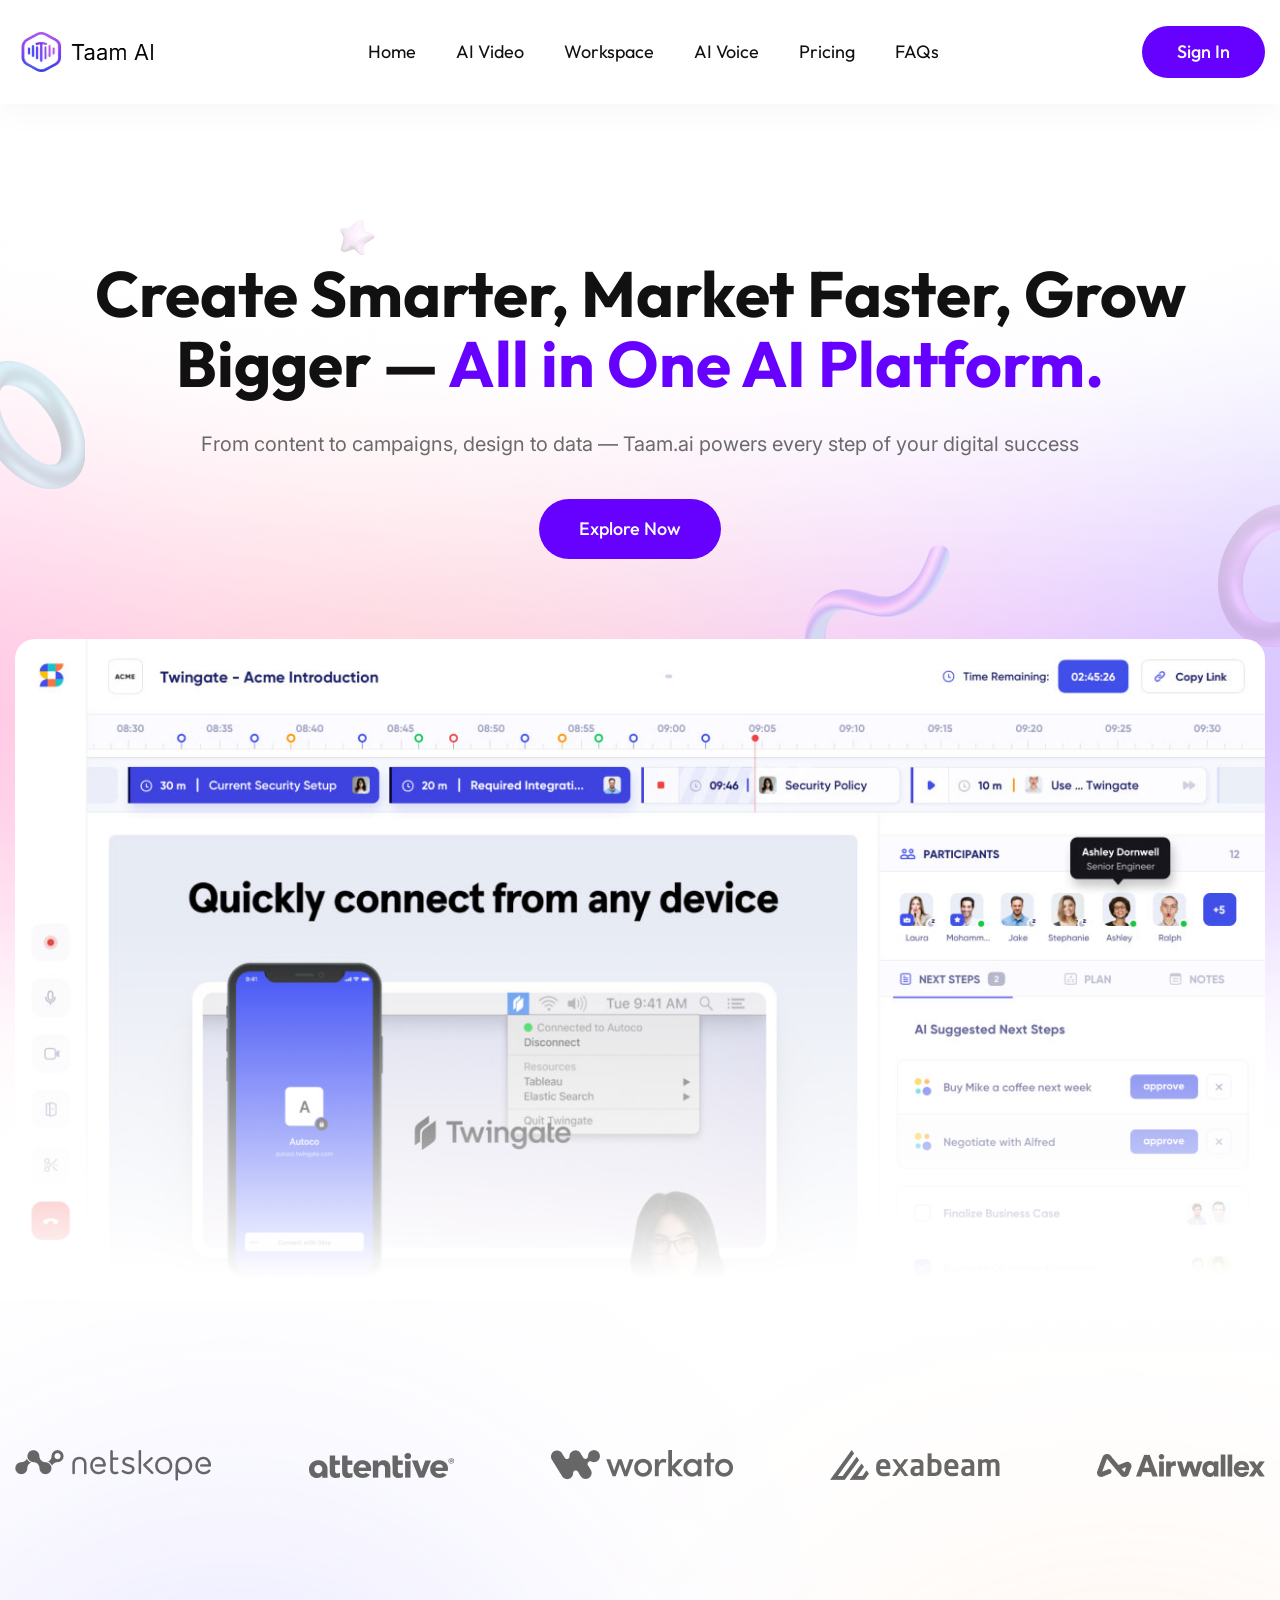
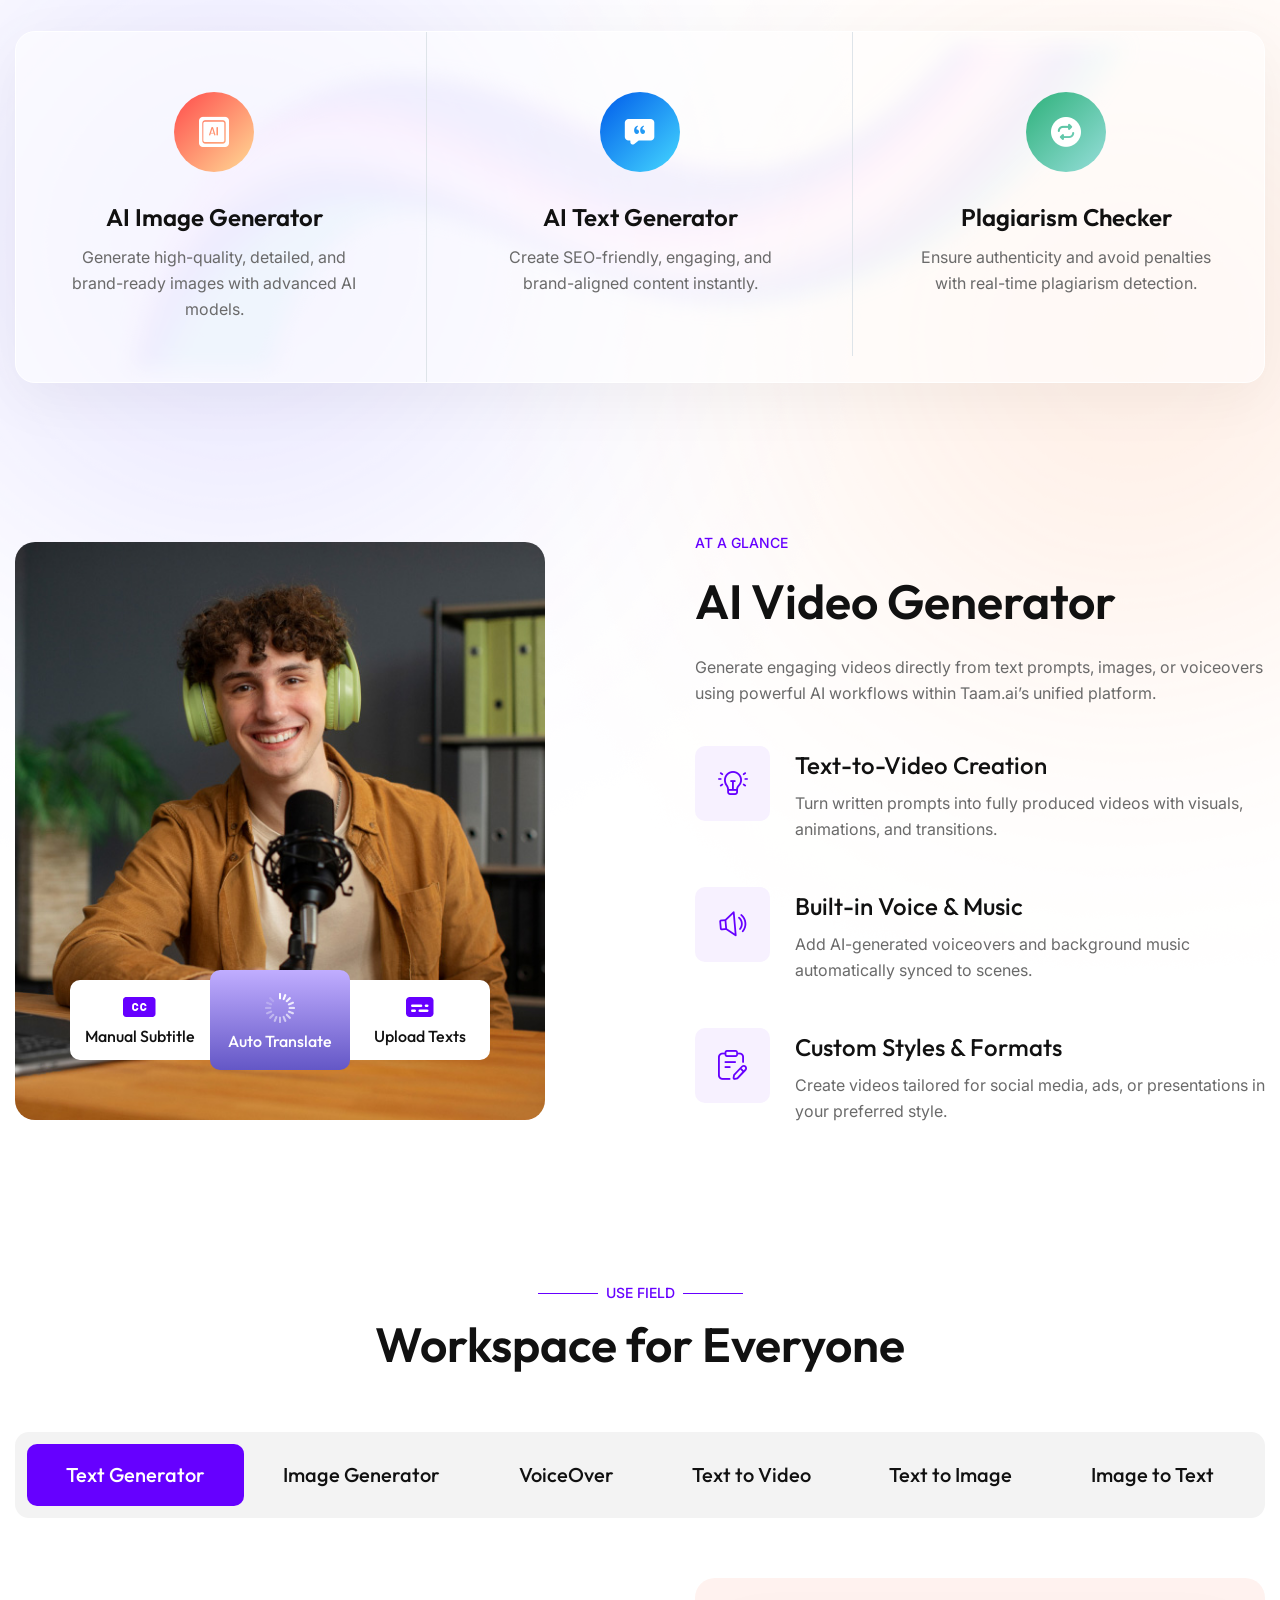
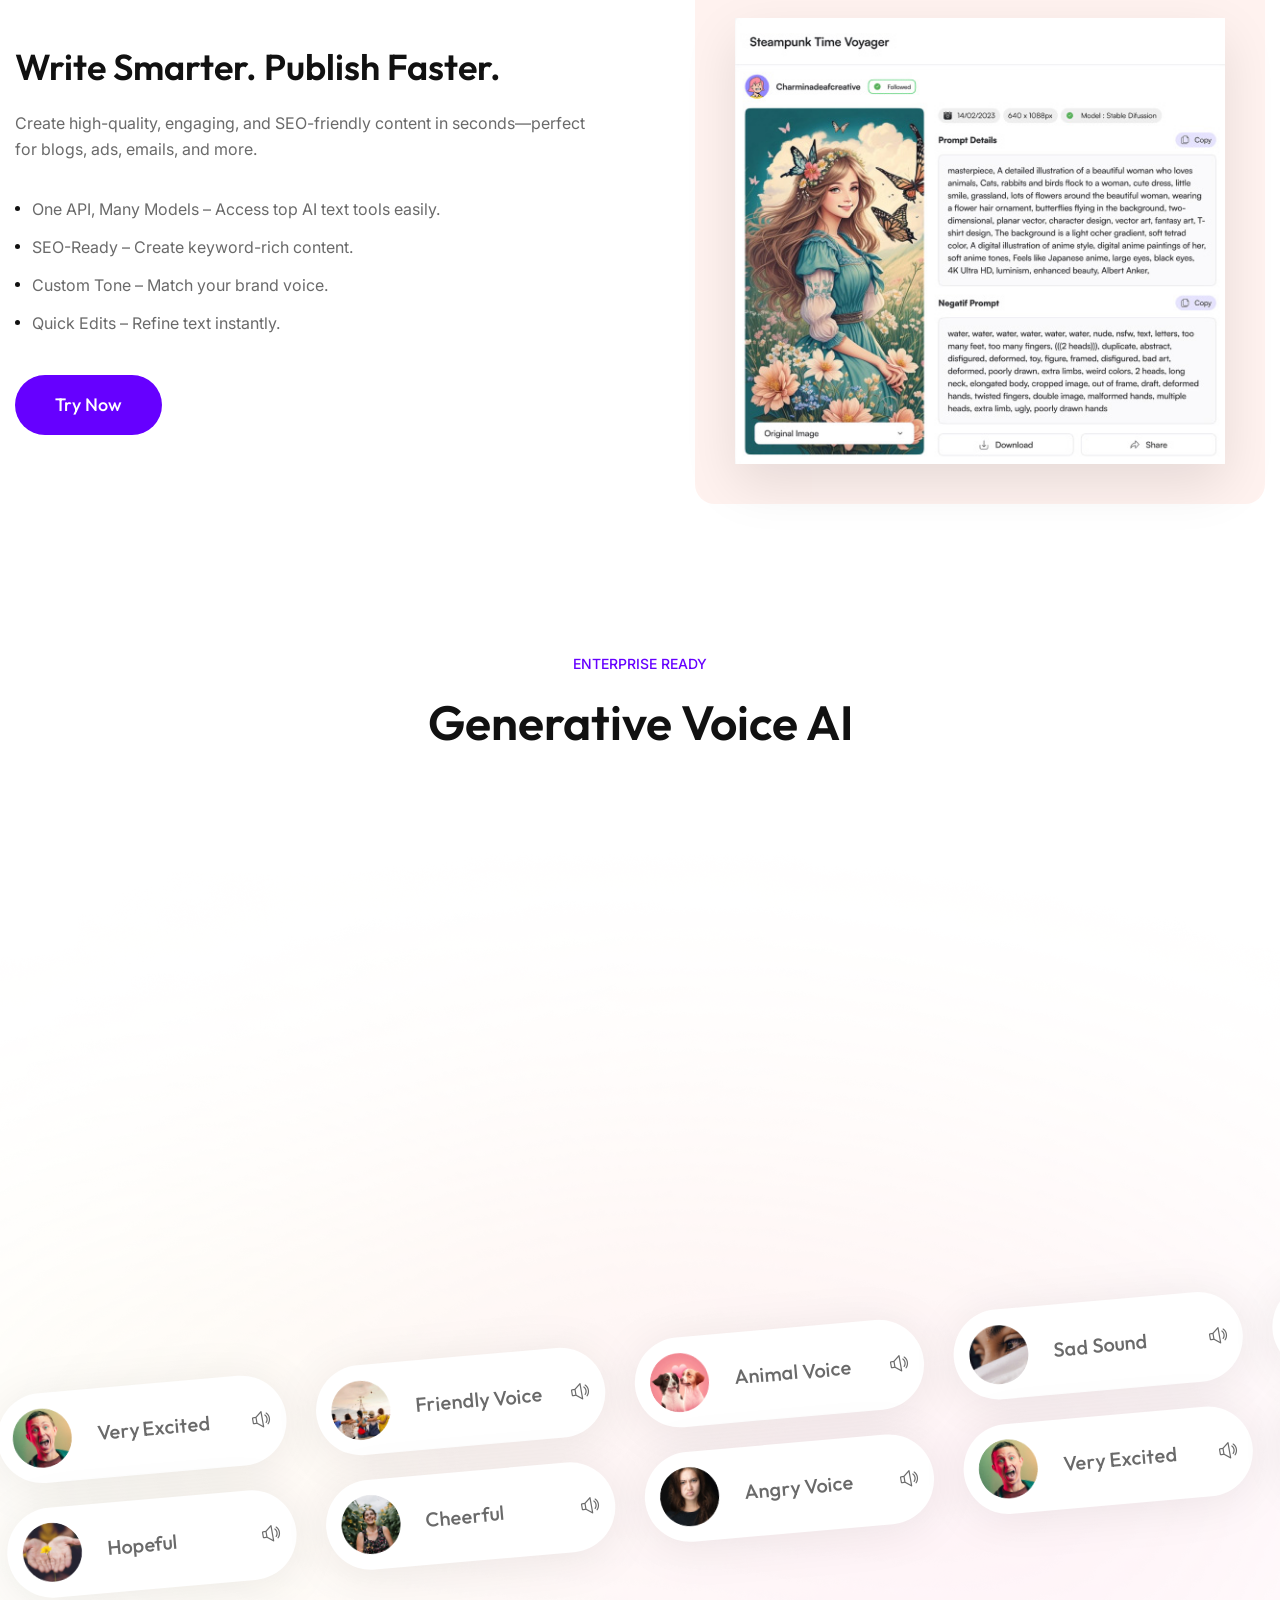
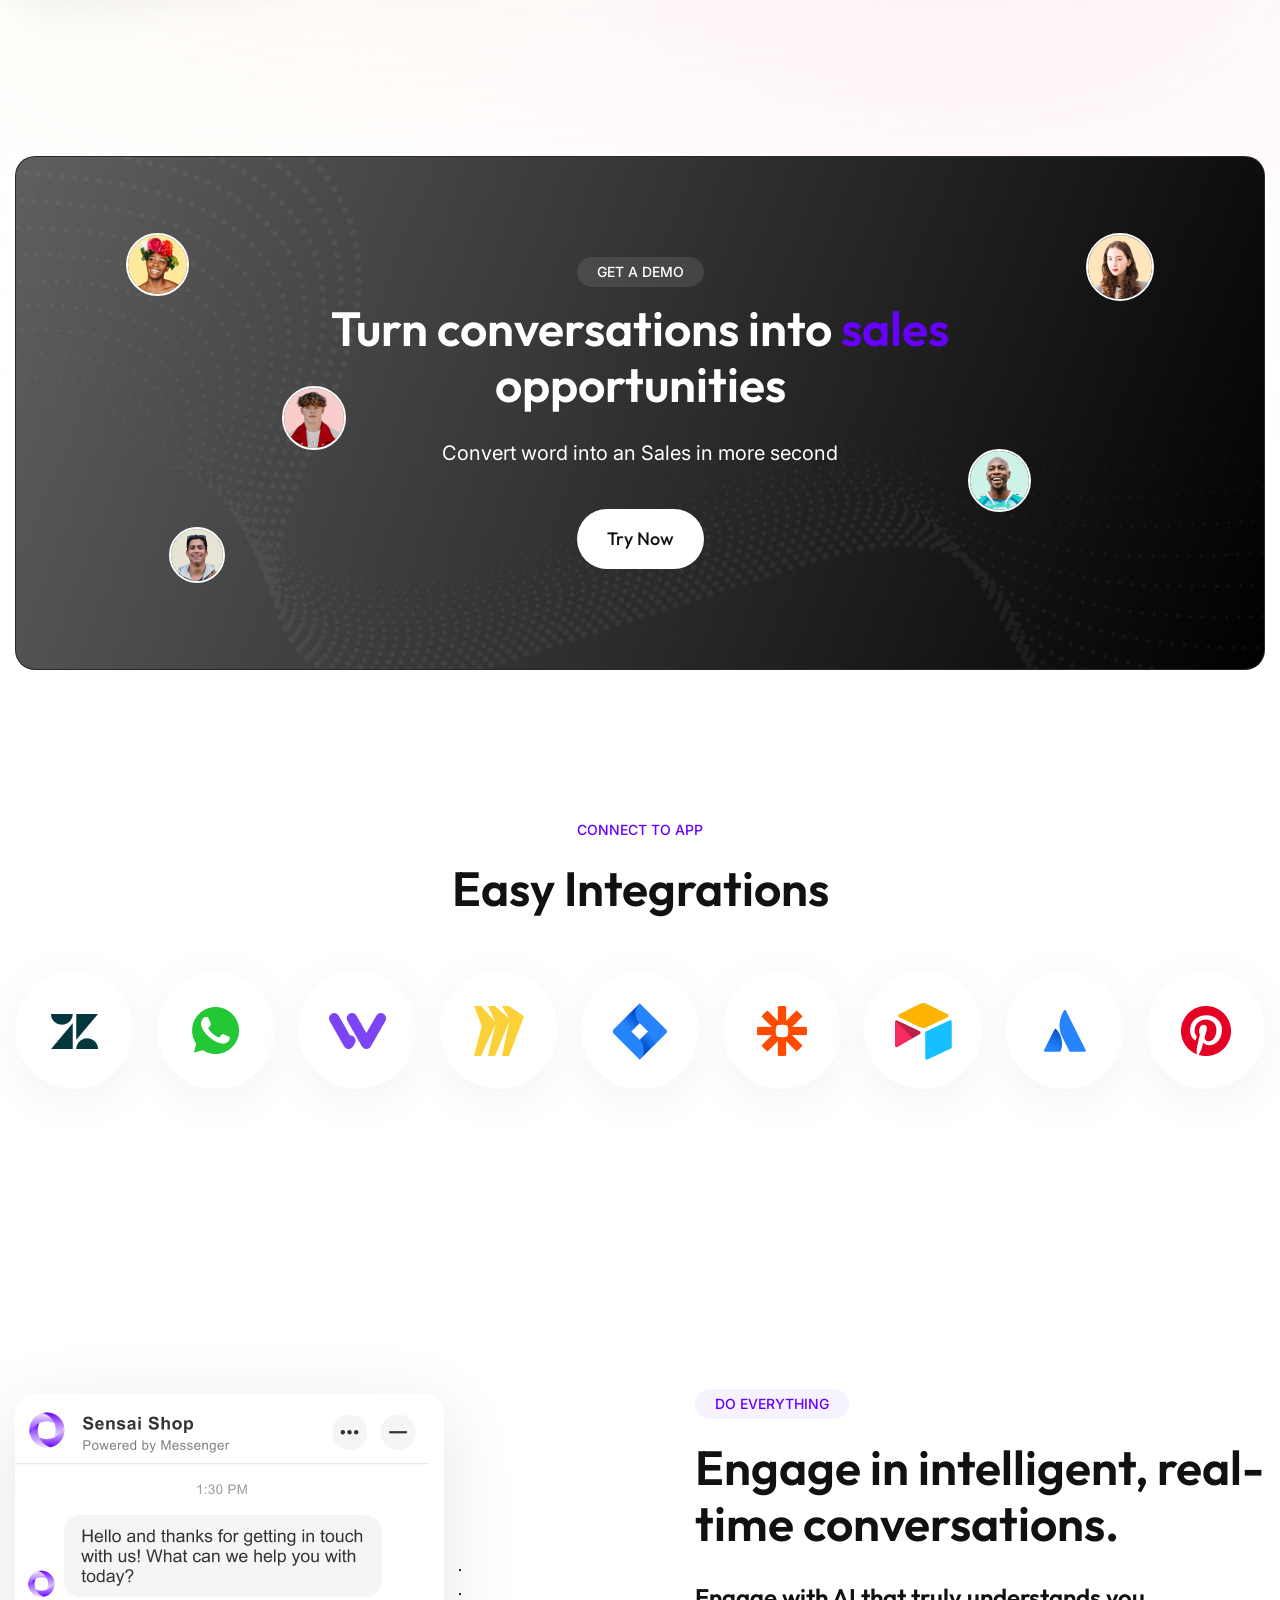
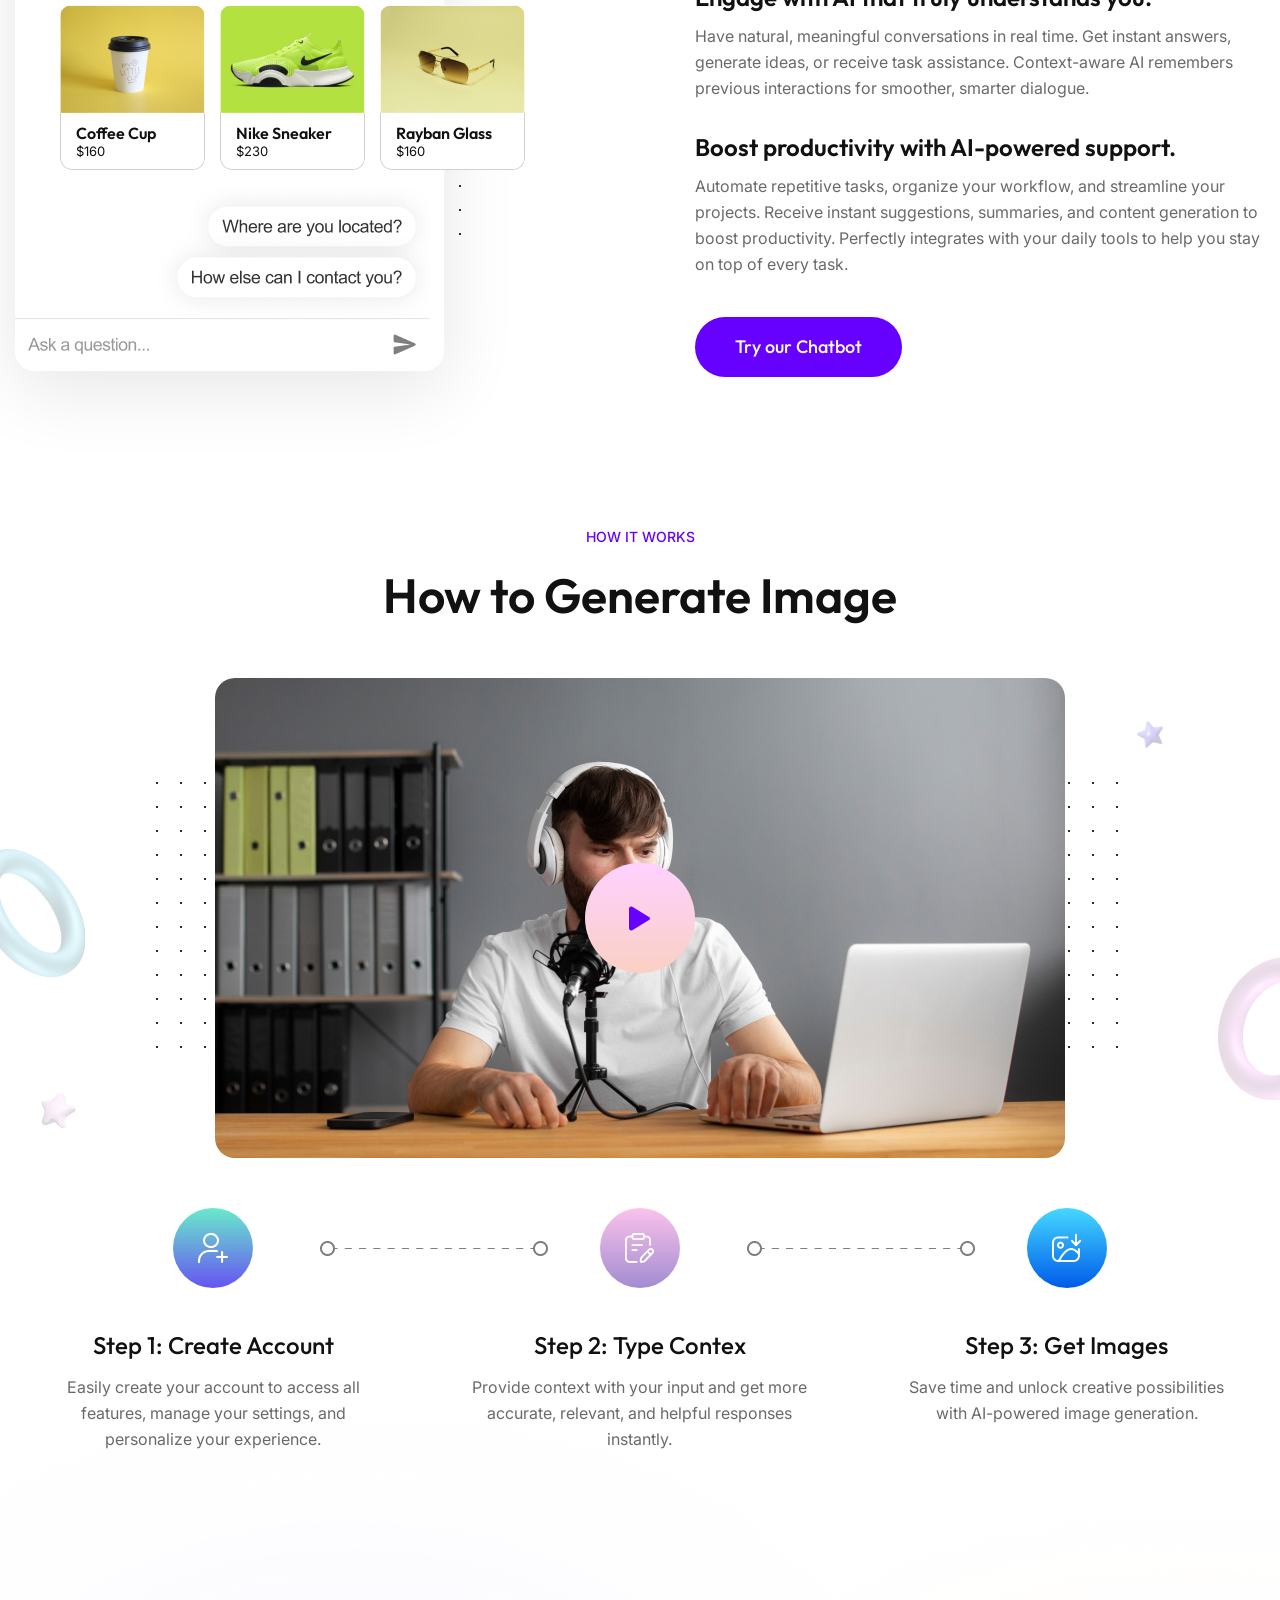
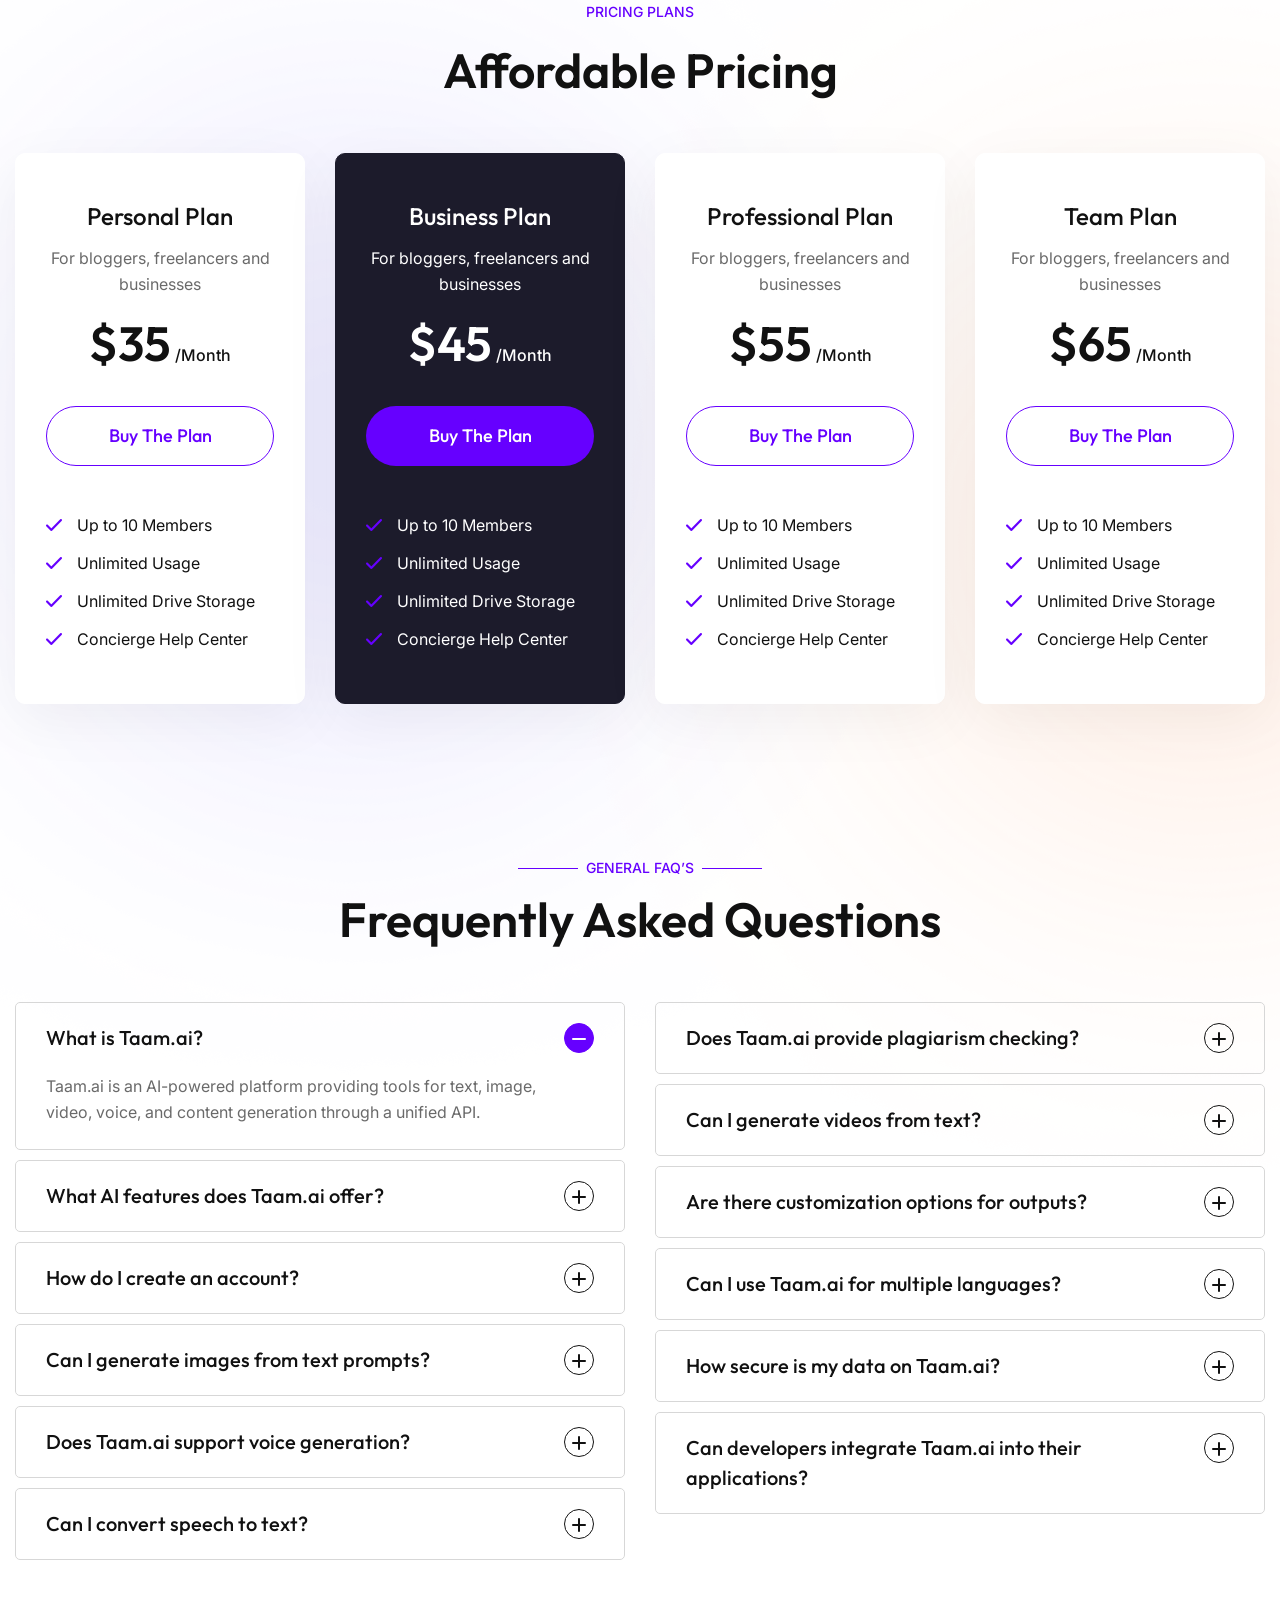
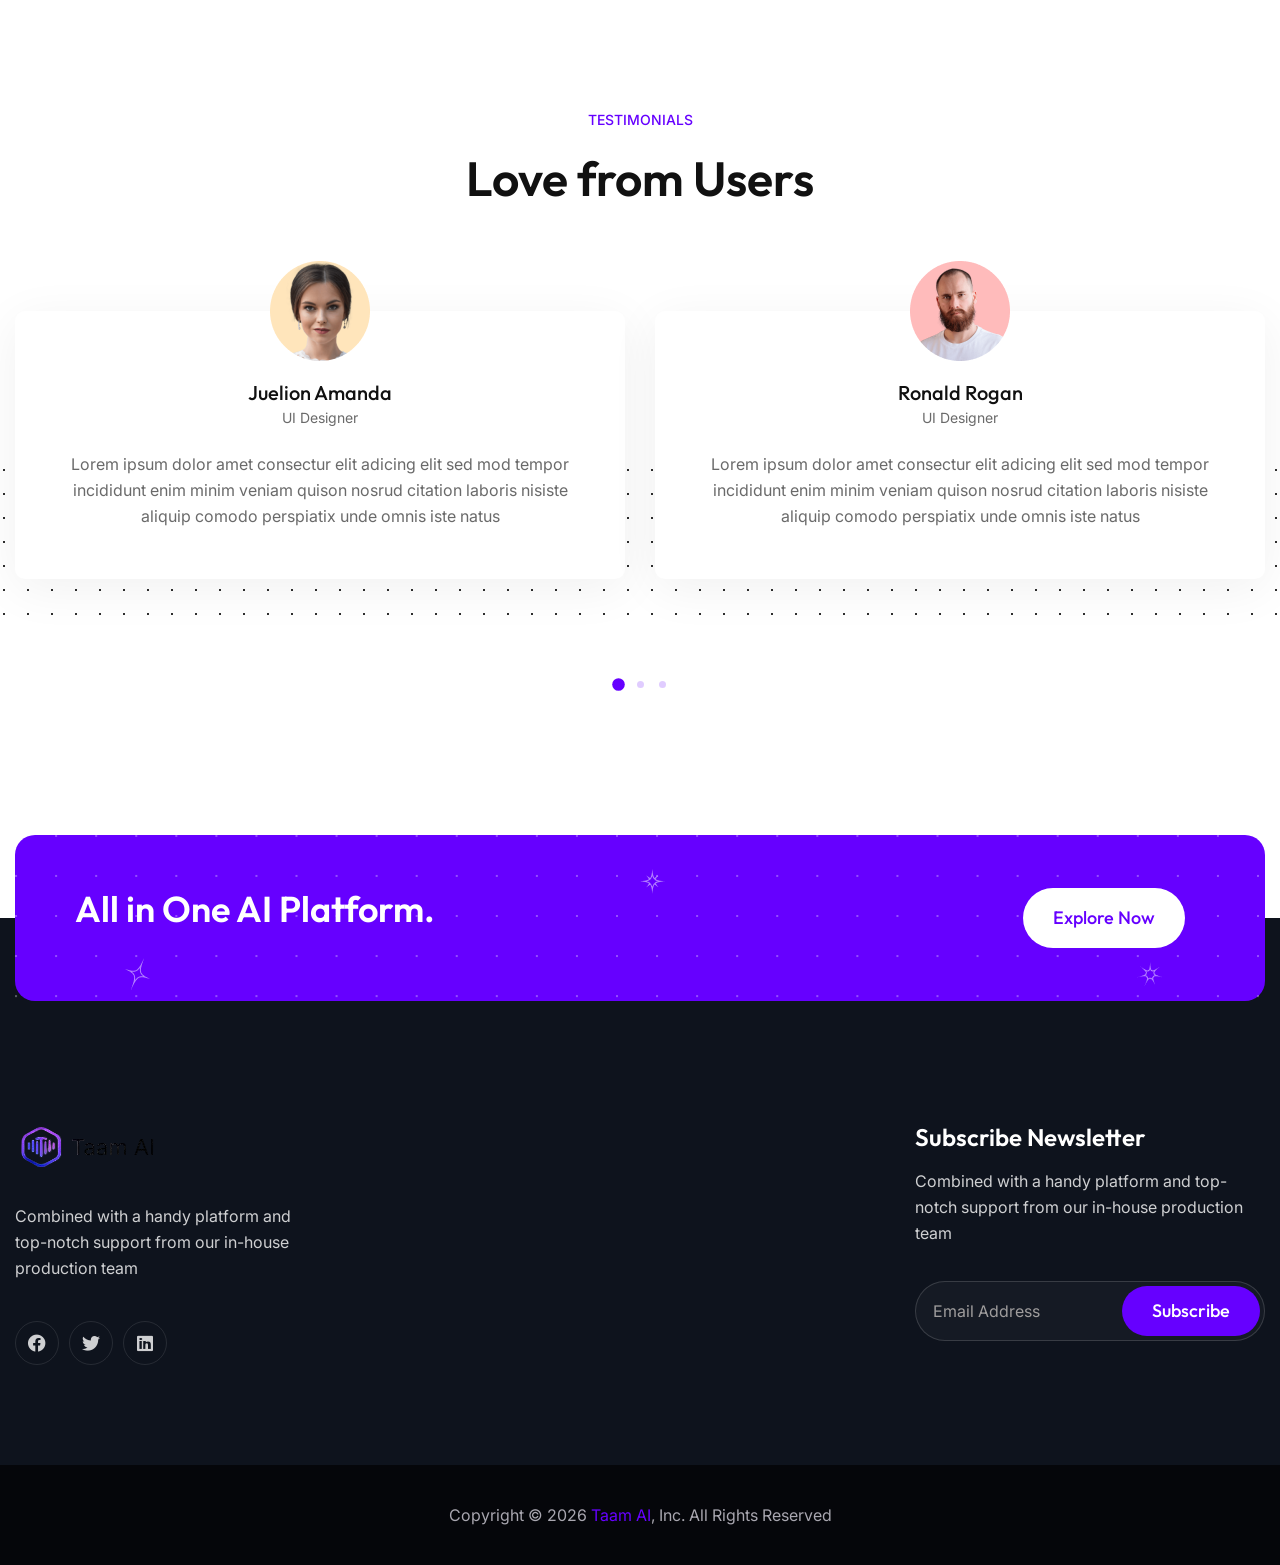
<file: index.html>
<!DOCTYPE html>
<html lang="en">

<head>
    <meta charset="utf-8">
    <meta http-equiv="X-UA-Compatible" content="IE=edge">
    <meta name="viewport" content="width=device-width, initial-scale=1.0, maximum-scale=1.0, user-scalable=0">

    <title>Taam AI</title>

    <!-- Fav Icon -->
    <link rel="icon" href="assets/images/favicon.png" type="image/x-icon">

    <!-- Google Fonts -->
    <link href="https://fonts.googleapis.com/css2?family=Outfit:wght@300;400;500;600;700;800;900&display=swap"
        rel="stylesheet">
    <link href="https://fonts.googleapis.com/css2?family=Inter:wght@100;200;300;400;500;600;700;800;900&display=swap"
        rel="stylesheet">

    <!-- Stylesheets -->
    <link href="assets/css/font-awesome-all.css" rel="stylesheet">
    <link href="assets/css/flaticon.css" rel="stylesheet">
    <link href="assets/css/owl.css" rel="stylesheet">
    <link href="assets/css/bootstrap.css" rel="stylesheet">
    <link href="assets/css/jquery.fancybox.min.css" rel="stylesheet">
    <link href="assets/css/animate.css" rel="stylesheet">
    <link href="assets/css/aos.css" rel="stylesheet">
    <link href="assets/css/nice-select.css" rel="stylesheet">
    <link href="assets/css/elpath.css" rel="stylesheet">
    <link href="assets/css/color.css" id="jssDefault" rel="stylesheet">
    <link href="assets/css/rtl.css" rel="stylesheet">
    <link href="assets/css/style.css" rel="stylesheet">
    <link href="assets/css/module-css/integrations.css" rel="stylesheet">
    <link href="assets/css/module-css/banner.css" rel="stylesheet">
    <link href="assets/css/module-css/clients.css" rel="stylesheet">
    <link href="assets/css/module-css/feature.css" rel="stylesheet">
    <link href="assets/css/module-css/about.css" rel="stylesheet">
    <link href="assets/css/module-css/working.css" rel="stylesheet">
    <link href="assets/css/module-css/service.css" rel="stylesheet">
    <link href="assets/css/module-css/pricing.css" rel="stylesheet">
    <link href="assets/css/module-css/faq.css" rel="stylesheet">
    <link href="assets/css/module-css/testimonial.css" rel="stylesheet">
    <link href="assets/css/module-css/cta.css" rel="stylesheet">
    <link href="assets/css/responsive.css" rel="stylesheet">

    <script>
        const scrollSpy = new bootstrap.ScrollSpy(document.body, {
            target: '#MianScrollSpy'
        })
    </script>

</head>

<!-- page wrapper -->

<body>

    <div data-bs-spy="scroll" data-bs-target="#MianScrollSpy" data-bs-root-margin="0px 0px -40%"
        data-bs-smooth-scroll="true" tabindex="0" class="boxed_wrapper ltr scrollspy-example">

        <!-- page-direction -->
        <!-- <div class="page_direction">
            <div class="demo-rtl direction_switch"><button class="rtl">RTL</button></div>
            <div class="demo-ltr direction_switch"><button class="ltr">LTR</button></div>
        </div> -->
        <!-- page-direction end -->

        <!-- main header -->
        <header class="main-header header-style-five">
            <!-- header-lower -->
            <div class="header-lower">
                <div class="auto-container">
                    <div class="outer-box">
                        <div class="logo-box">
                            <figure class="logo"><a href="#"><img src="assets/images/Taam-Ai.png" alt=""></a>
                            </figure>
                        </div>
                        <div class="menu-area">
                            <!--Mobile Navigation Toggler-->
                            <div class="mobile-nav-toggler">
                                <i class="icon-bar"></i>
                                <i class="icon-bar"></i>
                                <i class="icon-bar"></i>
                            </div>
                            <nav class="main-menu navbar-expand-md navbar-light clearfix">
                                <div class="collapse navbar-collapse show clearfix" id="navbarSupportedContent">
                                    <ul class="navigation clearfix">
                                        <li><a href="#">Home</a></li>
                                        <li><a href="#ai-video">AI Video</a></li>
                                        <li><a href="#workspace">Workspace</a></li>
                                        <li><a href="#ai-voice">AI Voice</a></li>
                                        <li><a href="#pricing">Pricing</a></li>
                                        <li><a href="#faq">FAQs</a></li>
                                    </ul>
                                </div>
                            </nav>
                        </div>
                        <div class="menu-right-content">
                            <div class="btn-box"><a href="#" class="theme-btn btn-one">Sign In</a></div>
                        </div>
                    </div>
                </div>
            </div>

            <!--sticky Header-->
            <div class="sticky-header">
                <div class="auto-container">
                    <div class="outer-box">
                        <div class="logo-box">
                            <figure class="logo"><a href="#"><img src="assets/images/Taam-Ai.png" alt=""></a>
                            </figure>
                        </div>
                        <div class="menu-area">
                            <nav class="main-menu clearfix">
                                <!--Keep This Empty / Menu will come through Javascript-->
                            </nav>
                        </div>
                        <div class="menu-right-content">
                            <!-- <div class="search-box-outer search-toggler mr_30"><i class="icon-1"></i></div> -->
                            <div class="btn-box"><a href="#" class="theme-btn btn-one">Sign In</a></div>
                        </div>
                    </div>
                </div>
            </div>
        </header>
        <!-- main-header end -->

        <!-- Mobile Menu  -->
        <div class="mobile-menu">
            <div class="menu-backdrop"></div>
            <div class="close-btn"><i class="fas fa-times"></i></div>

            <nav class="menu-box">
                <div class="nav-logo"><a href="#"><img src="assets/images/Taam-Ai.png" alt="" title=""></a>
                </div>
                <div class="menu-outer"><!--Here Menu Will Come Automatically Via Javascript / Same Menu as in Header-->
                </div>
                <div class="contact-info">
                    <h4>Contact Info</h4>
                    <ul>
                        <li>Chicago 12, Melborne City, USA</li>
                        <li><a href="tel:+8801682648101">+88 01682648101</a></li>
                        <li><a href="mailto:info@example.com">info@example.com</a></li>
                    </ul>
                </div>
                <div class="social-links">
                    <ul class="clearfix">
                        <li><a href="#"><span class="fab fa-twitter"></span></a></li>
                        <li><a href="#"><span class="fab fa-facebook-square"></span></a></li>
                        <li><a href="#"><span class="fab fa-pinterest-p"></span></a></li>
                        <li><a href="#"><span class="fab fa-instagram"></span></a></li>
                        <li><a href="#"><span class="fab fa-youtube"></span></a></li>
                    </ul>
                </div>
            </nav>
        </div><!-- End Mobile Menu -->

        <!-- banner-style-five -->
        <section class="banner-style-five centred" id="Home">
            <div class="pattern-layer">
                <div class="pattern-1" style="background-image: url(assets/images/shape/shape-27.png);"></div>
                <div class="pattern-2" style="background-image: url(assets/images/shape/shape-28.png);"></div>
                <div class="pattern-3 float-bob-y" style="background-image: url(assets/images/shape/shape-29.png);">
                </div>
                <div class="pattern-4 rotate-me" style="background-image: url(assets/images/shape/shape-30.png);"></div>
                <div class="pattern-5 float-bob-y" style="background-image: url(assets/images/shape/shape-31.png);">
                </div>
                <div class="pattern-6" style="background-image: url(assets/images/shape/shape-32.png);"></div>
            </div>
            <div class="auto-container">
                <div class="inner-box">
                    <div class="content-box mb_80">
                        <h2>Create Smarter, Market Faster, Grow Bigger — <span>All in One AI Platform.</span></h2>
                        <p>From content to campaigns, design to data — Taam.ai powers every step of your digital success
                        </p>
                        <div class="btn-box">
                            <a href="#" class="theme-btn btn-one mr_20">Explore Now</a>
                        </div>
                    </div>
                    <figure class="image-box"><img src="assets/images/resource/dashboard-5.jpg" alt=""></figure>
                </div>
            </div>
        </section>
        <!-- banner-style-five end -->

        <!-- clients-section -->
        <section class="clients-section pt_150 pb_150" id="qwerty">
            <div class="auto-container">
                <div class="clients-logo-list">
                    <figure class="clients-logo"><img src="assets/images/clients/clients-1.png" alt=""></figure>
                    <figure class="clients-logo"><img src="assets/images/clients/clients-2.png" alt=""></figure>
                    <figure class="clients-logo"><img src="assets/images/clients/clients-3.png" alt=""></figure>
                    <figure class="clients-logo"><img src="assets/images/clients/clients-4.png" alt=""></figure>
                    <figure class="clients-logo"><img src="assets/images/clients/clients-5.png" alt=""></figure>
                </div>
            </div>
        </section>
        <!-- clients-section end -->

        <!-- feature-style-three -->
        <section class="feature-style-three pb_150 centred">
            <div class="pattern-layer">
                <div class="pattern-1" style="background-image: url(assets/images/shape/shape-34.png);"></div>
                <div class="pattern-2" style="background-image: url(assets/images/shape/shape-35.png);"></div>
            </div>
            <div class="auto-container">
                <div class="inner-container">
                    <div class="shape" style="background-image: url(assets/images/shape/shape-33.png);"></div>
                    <div class="row clearfix">
                        <div class="col-lg-4 col-md-6 col-sm-12 feature-block">
                            <div class="feature-block-two">
                                <div class="inner-box">
                                    <div class="icon-box"><i class="icon-16"></i></div>
                                    <h3>AI Image Generator</h3>
                                    <p>Generate high-quality, detailed, and brand-ready images with advanced AI models.
                                    </p>
                                </div>
                            </div>
                        </div>
                        <div class="col-lg-4 col-md-6 col-sm-12 feature-block">
                            <div class="feature-block-two">
                                <div class="inner-box">
                                    <div class="icon-box"><i class="icon-17"></i></div>
                                    <h3>AI Text Generator</h3>
                                    <p>Create SEO-friendly, engaging, and brand-aligned content instantly.</p>
                                </div>
                            </div>
                        </div>
                        <div class="col-lg-4 col-md-6 col-sm-12 feature-block">
                            <div class="feature-block-two">
                                <div class="inner-box">
                                    <div class="icon-box"><i class="icon-18"></i></div>
                                    <h3>Plagiarism Checker</h3>
                                    <p>Ensure authenticity and avoid penalties with real-time plagiarism detection.</p>
                                </div>
                            </div>
                        </div>
                    </div>
                </div>
            </div>
        </section>
        <!-- feature-style-three end -->

        <!-- about-style-three -->
        <section class="about-style-three pb_150" id="ai-video">
            <div class="auto-container">
                <div class="row align-items-center">
                    <div class="col-lg-6 col-md-12 col-sm-12 image-column">
                        <div class="image_block_five">
                            <div class="image-box mr_80">
                                <figure class="image"><img src="assets/images/resource/about-5.jpg" alt=""></figure>
                                <ul class="image-content clearfix">
                                    <li>
                                        <div class="icon"><img src="assets/images/icons/icon-7.png" alt=""></div>
                                        <h6>Manual Subtitle</h6>
                                    </li>
                                    <li class="load">
                                        <div class="icon"><img src="assets/images/icons/icon-8.png" alt=""></div>
                                        <h6>Auto Translate</h6>
                                    </li>
                                    <li>
                                        <button type="button"></button>
                                        <div class="icon"><img src="assets/images/icons/icon-9.png" alt=""></div>
                                        <h6>Upload Texts</h6>
                                    </li>
                                </ul>
                            </div>
                        </div>
                    </div>
                    <div class="col-lg-6 col-md-12 col-sm-12 content-column">
                        <div class="content_block_four">
                            <div class="content-box ml_40">
                                <div data-animation-box class="sec-title mb_25">
                                    <span data-animation-text class="sub-title overlay-anim-white-bg"
                                        data-animation="overlay-animation">AT A GLANCE</span>
                                    <h2>AI Video Generator</h2>
                                </div>
                                <div class="text-box mb_40">
                                    <p>Generate engaging videos directly from text prompts, images, or voiceovers using
                                        powerful AI workflows within Taam.ai’s unified platform.</p>
                                </div>
                                <div class="inner-box">
                                    <div class="single-item mb_40">
                                        <div class="icon-box"><i class="icon-13"></i></div>
                                        <h3>Text-to-Video Creation</h3>
                                        <p>Turn written prompts into fully produced videos with visuals, animations, and
                                            transitions.</p>
                                    </div>
                                    <div class="single-item mb_40">
                                        <div class="icon-box"><i class="icon-22"></i></div>
                                        <h3>Built-in Voice & Music</h3>
                                        <p>Add AI-generated voiceovers and background music automatically synced to
                                            scenes.</p>
                                    </div>
                                    <div class="single-item">
                                        <div class="icon-box"><i class="icon-11"></i></div>
                                        <h3>Custom Styles & Formats</h3>
                                        <p>Create videos tailored for social media, ads, or presentations in your
                                            preferred style.</p>
                                    </div>
                                </div>
                            </div>
                        </div>
                    </div>
                </div>
            </div>
        </section>
        <!-- about-style-three end -->

        <!-- service-section -->
        <section class="service-section pb_150">
            <div class="auto-container">
                <div class="sec-title centred mb_60">
                    <span class="sub-title-two">USE FIELD</span>
                    <h2>Workspace for Everyone</h2>
                </div>
                <div class="tabs-box">
                    <div class="tab-btn-box p_relative mb_60">
                        <ul class="tab-btns tab-buttons clearfix">
                            <li class="tab-btn active-btn" data-tab="#tab-1">Text Generator</li>
                            <li class="tab-btn" data-tab="#tab-2">Image Generator</li>
                            <li class="tab-btn" data-tab="#tab-3">VoiceOver</li>
                            <li class="tab-btn" data-tab="#tab-4">Text to Video</li>
                            <li class="tab-btn" data-tab="#tab-5">Text to Image</li>
                            <li class="tab-btn" data-tab="#tab-6">Image to Text</li>
                        </ul>
                    </div>
                    <div class="tabs-content">
                        <div class="tab active-tab" id="tab-1">
                            <div class="row align-items-center">
                                <div class="col-lg-6 col-md-12 col-sm-12 content-column">
                                    <div class="content_block_three">
                                        <div class="content-box mr_40">
                                            <h2>Write Smarter. Publish Faster.</h2>
                                            <p>Create high-quality, engaging, and SEO-friendly content in
                                                seconds—perfect for blogs, ads, emails, and more.</p>
                                            <ul class="list-style-two clearfix">
                                                <li>One API, Many Models – Access top AI text tools easily.</li>
                                                <li>SEO-Ready – Create keyword-rich content.</li>
                                                <li>Custom Tone – Match your brand voice.</li>
                                                <li>Quick Edits – Refine text instantly.</li>
                                            </ul>
                                            <div class="btn-box">
                                                <a href="#" class="theme-btn btn-one">Try Now</a>
                                            </div>
                                        </div>
                                    </div>
                                </div>
                                <div class="col-lg-6 col-md-12 col-sm-12 image-column">
                                    <div class="image-box ml_40">
                                        <figure class="image"><img src="assets/images/resource/dashboard-2.jpg" alt="">
                                        </figure>
                                    </div>
                                </div>
                            </div>
                        </div>
                        <div class="tab" id="tab-2">
                            <div class="row align-items-center">
                                <div class="col-lg-6 col-md-12 col-sm-12 content-column">
                                    <div class="content_block_three">
                                        <div class="content-box mr_40">
                                            <h2>From vision to visuals — instantly.</h2>
                                            <p>Create high-quality, brand-ready images in seconds with powerful AI
                                                models.</p>
                                            <ul class="list-style-two clearfix">
                                                <li>Custom Sizes & Styles – Choose square, portrait, or landscape
                                                    formats.</li>
                                                <li>Style Control – Adjust lighting, colors, and composition.</li>
                                                <li>Batch Variations – Generate multiple designs at once.</li>
                                            </ul>
                                            <div class="btn-box">
                                                <a href="#" class="theme-btn btn-one">Try Now</a>
                                            </div>
                                        </div>
                                    </div>
                                </div>
                                <div class="col-lg-6 col-md-12 col-sm-12 image-column">
                                    <div class="image-box ml_40">
                                        <figure class="image"><img src="assets/images/resource/feature-1.jpg" alt="">
                                        </figure>
                                    </div>
                                </div>
                            </div>
                        </div>
                        <div class="tab" id="tab-3">
                            <div class="row align-items-center">
                                <div class="col-lg-6 col-md-12 col-sm-12 content-column">
                                    <div class="content_block_three">
                                        <div class="content-box mr_40">
                                            <h2>Bring voice to your vision—naturally and instantly.</h2>
                                            <p>Transform text into polished, lifelike audio with just a few clicks—ideal
                                                for ads, narrations, podcasts, and more.</p>
                                            <ul class="list-style-two clearfix">
                                                <li>VVoice Variety – Pick the perfect voice for your audience</li>
                                                <li>Fine-Tune Speech – Control tone, speed, and delivery for perfect
                                                    results.</li>
                                                <li>Rapid Iteration – Test and refine your voiceovers with ease.</li>
                                            </ul>
                                            <div class="btn-box">
                                                <a href="#" class="theme-btn btn-one">Try Now</a>
                                            </div>
                                        </div>
                                    </div>
                                </div>
                                <div class="col-lg-6 col-md-12 col-sm-12 image-column">
                                    <div class="image-box ml_40">
                                        <figure class="image"><img src="assets/images/resource/dashboard-4.jpg" alt="">
                                        </figure>
                                    </div>
                                </div>
                            </div>
                        </div>
                        <div class="tab" id="tab-4">
                            <div class="row align-items-center">
                                <div class="col-lg-6 col-md-12 col-sm-12 content-column">
                                    <div class="content_block_three">
                                        <div class="content-box mr_40">
                                            <h2>Bring your script to life—automatically.</h2>
                                            <p>Create engaging videos from your written content without any editing
                                                skills.</p>
                                            <ul class="list-style-two clearfix">
                                                <li>Script to Video – Convert text into video instantly.</li>
                                                <li>Voice & Music – Add narration and background audio.</li>
                                                <li>Social-Ready – Optimized for TikTok, Reels, and web.</li>
                                            </ul>
                                            <div class="btn-box">
                                                <a href="#" class="theme-btn btn-one">Try Now</a>
                                            </div>
                                        </div>
                                    </div>
                                </div>
                                <div class="col-lg-6 col-md-12 col-sm-12 image-column">
                                    <div class="image-box ml_40">
                                        <figure class="image"><img src="assets/images/resource/dashboard-4.jpg" alt="">
                                        </figure>
                                    </div>
                                </div>
                            </div>
                        </div>
                        <div class="tab" id="tab-5">
                            <div class="row align-items-center">
                                <div class="col-lg-6 col-md-12 col-sm-12 content-column">
                                    <div class="content_block_three">
                                        <div class="content-box mr_40">
                                            <h2>Turn words into visuals—instantly.</h2>
                                            <p>Generate high-quality images from text prompts with ease.</p>
                                            <ul class="list-style-two clearfix">
                                                <li>Flexible Sizes – Square, portrait, or landscape.</li>
                                                <li>Style Control – Adjust lighting, colors, and composition.</li>
                                                <li>Batch Variations – Generate multiple designs at once.</li>
                                            </ul>
                                            <div class="btn-box">
                                                <a href="#" class="theme-btn btn-one">Try Now</a>
                                            </div>
                                        </div>
                                    </div>
                                </div>
                                <div class="col-lg-6 col-md-12 col-sm-12 image-column">
                                    <div class="image-box ml_40">
                                        <figure class="image"><img src="assets/images/resource/service-2.jpg" alt="">
                                        </figure>
                                    </div>
                                </div>
                            </div>
                        </div>
                        <div class="tab" id="tab-6">
                            <div class="row align-items-center">
                                <div class="col-lg-6 col-md-12 col-sm-12 content-column">
                                    <div class="content_block_three">
                                        <div class="content-box mr_40">
                                            <h2>Convert images into editable text—instantly.</h2>
                                            <p>Extract printed or handwritten content from photos, scans, and
                                                screenshots.</p>
                                            <ul class="list-style-two clearfix">
                                                <li>Multi-Format – JPG, PNG, PDF supported.</li>
                                                <li>Handwriting – Recognizes and transcribes notes.</li>
                                                <li>Multilingual – Supports multiple languages.</li>
                                            </ul>
                                            <div class="btn-box">
                                                <a href="#" class="theme-btn btn-one">Try Now</a>
                                            </div>
                                        </div>
                                    </div>
                                </div>
                                <div class="col-lg-6 col-md-12 col-sm-12 image-column">
                                    <div class="image-box ml_40">
                                        <figure class="image"><img src="assets/images/resource/service-2.jpg" alt="">
                                        </figure>
                                    </div>
                                </div>
                            </div>
                        </div>
                    </div>
                </div>
            </div>
        </section>
        <!-- service-section end -->

        <!-- feature-style-two -->
        <section class="feature-style-two pb_120 centred" id="ai-voice">
            <div class="auto-container">
                <div data-animation-box class="sec-title mb_55">
                    <span data-animation-text class="sub-title overlay-anim-white-bg"
                        data-animation="overlay-animation">Enterprise Ready</span>
                    <h2>Generative Voice AI</h2>
                </div>
                <div class="row clearfix">
                    <div class="col-lg-3 col-md-6 col-sm-12 feature-block">
                        <div class="feature-block-one h-100" data-aos="fade-up" data-aos-easing="linear"
                            data-aos-duration="700">
                            <div class="inner-box h-100">
                                <div class="icon-box"><i class="icon-16"></i></div>
                                <h3><a href="#">Premium Content</a></h3>
                                <p>Unlock expertly crafted templates, articles, and assets to supercharge your marketing
                                    and creative projects.</p>
                            </div>
                        </div>
                    </div>
                    <div class="col-lg-3 col-md-6 col-sm-12 feature-block">
                        <div class="feature-block-one h-100" data-aos="fade-up" data-aos-easing="linear"
                            data-aos-duration="900">
                            <div class="inner-box h-100">
                                <div class="icon-box"><i class="icon-17"></i></div>
                                <h3><a href="#">Speech to Speech</a></h3>
                                <p>Transform your voice input into high-quality speech output with customizable tone and
                                    style.</p>
                            </div>
                        </div>
                    </div>
                    <div class="col-lg-3 col-md-6 col-sm-12 feature-block">
                        <div class="feature-block-one h-100" data-aos="fade-up" data-aos-easing="linear"
                            data-aos-duration="1100">
                            <div class="inner-box h-100">
                                <div class="icon-box"><i class="icon-11"></i></div>
                                <h3><a href="#">Voice to Text</a></h3>
                                <p>Capture spoken words and convert them into editable, accurate text for notes,
                                    scripts, or content creation.</p>
                            </div>
                        </div>
                    </div>
                    <div class="col-lg-3 col-md-6 col-sm-12 feature-block">
                        <div class="feature-block-one h-100" data-aos="fade-up" data-aos-easing="linear"
                            data-aos-duration="1300">
                            <div class="inner-box h-100">
                                <div class="icon-box"><i class="icon-21"></i></div>
                                <h3><a href="#">VoiceOver</a></h3>
                                <p>Convert text into professional-quality audio in just a few clicks.</p>
                            </div>
                        </div>
                    </div>
                </div>
            </div>
        </section>
        <!-- feature-style-two end -->

        <!-- integrations-style-two -->
        <section class="integrations-style-two">
            <div class="pattern-layer" style="background-image: url(assets/images/shape/shape-20.png);"></div>
            <div class="outer-container">
                <ul class="list-item mb_25">
                    <li>
                        <div class="author-image"><img src="assets/images/resource/author-1.jpg" alt=""></div>
                        <h4>Very Excited</h4>
                        <button type="button"><i class="icon-22"></i></button>
                    </li>
                    <li>
                        <div class="author-image"><img src="assets/images/resource/author-2.jpg" alt=""></div>
                        <h4>Friendly Voice</h4>
                        <button type="button"><i class="icon-22"></i></button>
                    </li>
                    <li>
                        <div class="author-image"><img src="assets/images/resource/author-3.jpg" alt=""></div>
                        <h4>Animal Voice</h4>
                        <button type="button"><i class="icon-22"></i></button>
                    </li>
                    <li>
                        <div class="author-image"><img src="assets/images/resource/author-4.jpg" alt=""></div>
                        <h4>Sad Sound</h4>
                        <button type="button"><i class="icon-22"></i></button>
                    </li>
                    <li>
                        <div class="author-image"><img src="assets/images/resource/author-5.jpg" alt=""></div>
                        <h4>Crying</h4>
                        <button type="button"><i class="icon-22"></i></button>
                    </li>
                    <li>
                        <div class="author-image"><img src="assets/images/resource/author-6.jpg" alt=""></div>
                        <h4>Conversation</h4>
                        <button type="button"><i class="icon-22"></i></button>
                    </li>
                    <li>
                        <div class="author-image"><img src="assets/images/resource/author-1.jpg" alt=""></div>
                        <h4>Very Excited</h4>
                        <button type="button"><i class="icon-22"></i></button>
                    </li>
                    <li>
                        <div class="author-image"><img src="assets/images/resource/author-2.jpg" alt=""></div>
                        <h4>Friendly Voice</h4>
                        <button type="button"><i class="icon-22"></i></button>
                    </li>
                    <li>
                        <div class="author-image"><img src="assets/images/resource/author-3.jpg" alt=""></div>
                        <h4>Animal Voice</h4>
                        <button type="button"><i class="icon-22"></i></button>
                    </li>
                    <li>
                        <div class="author-image"><img src="assets/images/resource/author-4.jpg" alt=""></div>
                        <h4>Sad Sound</h4>
                        <button type="button"><i class="icon-22"></i></button>
                    </li>
                    <li>
                        <div class="author-image"><img src="assets/images/resource/author-5.jpg" alt=""></div>
                        <h4>Crying</h4>
                        <button type="button"><i class="icon-22"></i></button>
                    </li>
                    <li>
                        <div class="author-image"><img src="assets/images/resource/author-6.jpg" alt=""></div>
                        <h4>Conversation</h4>
                        <button type="button"><i class="icon-22"></i></button>
                    </li>
                    <li>
                        <div class="author-image"><img src="assets/images/resource/author-1.jpg" alt=""></div>
                        <h4>Very Excited</h4>
                        <button type="button"><i class="icon-22"></i></button>
                    </li>
                    <li>
                        <div class="author-image"><img src="assets/images/resource/author-2.jpg" alt=""></div>
                        <h4>Friendly Voice</h4>
                        <button type="button"><i class="icon-22"></i></button>
                    </li>
                    <li>
                        <div class="author-image"><img src="assets/images/resource/author-3.jpg" alt=""></div>
                        <h4>Animal Voice</h4>
                        <button type="button"><i class="icon-22"></i></button>
                    </li>
                    <li>
                        <div class="author-image"><img src="assets/images/resource/author-4.jpg" alt=""></div>
                        <h4>Sad Sound</h4>
                        <button type="button"><i class="icon-22"></i></button>
                    </li>
                    <li>
                        <div class="author-image"><img src="assets/images/resource/author-5.jpg" alt=""></div>
                        <h4>Crying</h4>
                        <button type="button"><i class="icon-22"></i></button>
                    </li>
                    <li>
                        <div class="author-image"><img src="assets/images/resource/author-6.jpg" alt=""></div>
                        <h4>Conversation</h4>
                        <button type="button"><i class="icon-22"></i></button>
                    </li>
                </ul>
                <ul class="list-item">
                    <li>
                        <div class="author-image"><img src="assets/images/resource/author-7.jpg" alt=""></div>
                        <h4>Hopeful</h4>
                        <button type="button"><i class="icon-22"></i></button>
                    </li>
                    <li>
                        <div class="author-image"><img src="assets/images/resource/author-8.jpg" alt=""></div>
                        <h4>Cheerful</h4>
                        <button type="button"><i class="icon-22"></i></button>
                    </li>
                    <li>
                        <div class="author-image"><img src="assets/images/resource/author-9.jpg" alt=""></div>
                        <h4>Angry Voice</h4>
                        <button type="button"><i class="icon-22"></i></button>
                    </li>
                    <li>
                        <div class="author-image"><img src="assets/images/resource/author-10.jpg" alt=""></div>
                        <h4>Very Excited</h4>
                        <button type="button"><i class="icon-22"></i></button>
                    </li>
                    <li>
                        <div class="author-image"><img src="assets/images/resource/author-11.jpg" alt=""></div>
                        <h4>Friendly Voice</h4>
                        <button type="button"><i class="icon-22"></i></button>
                    </li>
                    <li>
                        <div class="author-image"><img src="assets/images/resource/author-12.jpg" alt=""></div>
                        <h4>Animal Voice</h4>
                        <button type="button"><i class="icon-22"></i></button>
                    </li>
                    <li>
                        <div class="author-image"><img src="assets/images/resource/author-7.jpg" alt=""></div>
                        <h4>Hopeful</h4>
                        <button type="button"><i class="icon-22"></i></button>
                    </li>
                    <li>
                        <div class="author-image"><img src="assets/images/resource/author-8.jpg" alt=""></div>
                        <h4>Cheerful</h4>
                        <button type="button"><i class="icon-22"></i></button>
                    </li>
                    <li>
                        <div class="author-image"><img src="assets/images/resource/author-9.jpg" alt=""></div>
                        <h4>Angry Voice</h4>
                        <button type="button"><i class="icon-22"></i></button>
                    </li>
                    <li>
                        <div class="author-image"><img src="assets/images/resource/author-10.jpg" alt=""></div>
                        <h4>Very Excited</h4>
                        <button type="button"><i class="icon-22"></i></button>
                    </li>
                    <li>
                        <div class="author-image"><img src="assets/images/resource/author-11.jpg" alt=""></div>
                        <h4>Friendly Voice</h4>
                        <button type="button"><i class="icon-22"></i></button>
                    </li>
                    <li>
                        <div class="author-image"><img src="assets/images/resource/author-12.jpg" alt=""></div>
                        <h4>Animal Voice</h4>
                        <button type="button"><i class="icon-22"></i></button>
                    </li>
                    <li>
                        <div class="author-image"><img src="assets/images/resource/author-7.jpg" alt=""></div>
                        <h4>Hopeful</h4>
                        <button type="button"><i class="icon-22"></i></button>
                    </li>
                    <li>
                        <div class="author-image"><img src="assets/images/resource/author-8.jpg" alt=""></div>
                        <h4>Cheerful</h4>
                        <button type="button"><i class="icon-22"></i></button>
                    </li>
                    <li>
                        <div class="author-image"><img src="assets/images/resource/author-9.jpg" alt=""></div>
                        <h4>Angry Voice</h4>
                        <button type="button"><i class="icon-22"></i></button>
                    </li>
                    <li>
                        <div class="author-image"><img src="assets/images/resource/author-10.jpg" alt=""></div>
                        <h4>Very Excited</h4>
                        <button type="button"><i class="icon-22"></i></button>
                    </li>
                    <li>
                        <div class="author-image"><img src="assets/images/resource/author-11.jpg" alt=""></div>
                        <h4>Friendly Voice</h4>
                        <button type="button"><i class="icon-22"></i></button>
                    </li>
                    <li>
                        <div class="author-image"><img src="assets/images/resource/author-12.jpg" alt=""></div>
                        <h4>Animal Voice</h4>
                        <button type="button"><i class="icon-22"></i></button>
                    </li>
                </ul>
            </div>
        </section>
        <!-- integrations-style-two end -->

        <!-- cta-style-two -->
        <section class="cta-style-two centred">
            <div class="auto-container">
                <div class="inner-container">
                    <div class="pattern-layer" style="background-image: url(assets/images/shape/shape-51.png);"></div>
                    <div class="thumb-box">
                        <div class="thumb thumb-1"><img src="assets/images/resource/thumb-1.jpg" alt=""></div>
                        <div class="thumb thumb-2"><img src="assets/images/resource/thumb-2.jpg" alt=""></div>
                        <div class="thumb thumb-3"><img src="assets/images/resource/thumb-3.jpg" alt=""></div>
                        <div class="thumb thumb-4"><img src="assets/images/resource/thumb-4.jpg" alt=""></div>
                        <div class="thumb thumb-5"><img src="assets/images/resource/thumb-5.jpg" alt=""></div>
                    </div>
                    <div class="sec-title light mb_25">
                        <span class="sub-title-three">Get a Demo</span>
                        <h2>Turn conversations into <span>sales</span> <br />opportunities</h2>
                    </div>
                    <p>Convert word into an Sales in more second</p>
                    <div class="btn-box">
                        <a href="#" class="theme-btn btn-two">Try Now</a>
                    </div>
                </div>
            </div>
        </section>
        <!-- cta-style-two end -->

        <!-- integrations-style-three -->
        <section class="integrations-style-three pt_150 pb_150 centred">
            <div class="auto-container">
                <div data-animation-box class="sec-title mb_55">
                    <span data-animation-text class="sub-title overlay-anim-white-bg"
                        data-animation="overlay-animation">Connect to App</span>
                    <h2>Easy Integrations</h2>
                </div>
                <div class="inner-container">
                    <ul class="list-item">
                        <li><a href="#"><img src="assets/images/icons/integration-1.png" alt=""></a></li>
                        <li><a href="#"><img src="assets/images/icons/integration-2.png" alt=""></a></li>
                        <li><a href="#"><img src="assets/images/icons/integration-3.png" alt=""></a></li>
                        <li><a href="#"><img src="assets/images/icons/integration-4.png" alt=""></a></li>
                        <li><a href="#"><img src="assets/images/icons/integration-5.png" alt=""></a></li>
                        <li><a href="#"><img src="assets/images/icons/integration-6.png" alt=""></a></li>
                        <li><a href="#"><img src="assets/images/icons/integration-7.png" alt=""></a></li>
                        <li><a href="#"><img src="assets/images/icons/integration-8.png" alt=""></a></li>
                        <li><a href="#"><img src="assets/images/icons/integration-9.png" alt=""></a></li>
                    </ul>
                </div>
            </div>
        </section>
        <!-- integrations-style-three end -->

        <!-- about-style-four -->
        <section class="about-style-four pt_150 pb_150">
            <div class="auto-container">
                <div class="row align-items-center">
                    <div class="col-lg-6 col-md-12 col-sm-12 content-column">
                        <div class="content_block_five">
                            <div class="content-box">
                                <div class="shape" style="background-image: url(assets/images/shape/shape-52.png);">
                                </div>
                                <figure class="image-box"><img src="assets/images/resource/dashboard-7.jpg" alt="">
                                </figure>
                                <ul class="shop-list clearfix">
                                    <li>
                                        <div class="image"><a href="shop-details.html"><img
                                                    src="assets/images/shop/shop-1.jpg" alt=""></a></div>
                                        <div class="text-box">
                                            <h6><a href="shop-details.html">Coffee Cup</a></h6>
                                            <span>$160</span>
                                        </div>
                                    </li>
                                    <li>
                                        <div class="image"><a href="shop-details.html"><img
                                                    src="assets/images/shop/shop-2.jpg" alt=""></a></div>
                                        <div class="text-box">
                                            <h6><a href="shop-details.html">Nike Sneaker</a></h6>
                                            <span>$230</span>
                                        </div>
                                    </li>
                                    <li>
                                        <div class="image"><a href="shop-details.html"><img
                                                    src="assets/images/shop/shop-3.jpg" alt=""></a></div>
                                        <div class="text-box">
                                            <h6><a href="shop-details.html">Rayban Glass</a></h6>
                                            <span>$160</span>
                                        </div>
                                    </li>
                                </ul>
                            </div>
                        </div>
                    </div>
                    <div class="col-lg-6 col-md-12 col-sm-12 content-column">
                        <div class="content_block_six">
                            <div class="content-box ml_40">
                                <div data-animation-box class="sec-title mb_30">
                                    <span data-animation-text class="sub-title-three overlay-anim-white-bg"
                                        data-animation="overlay-animation">DO everything</span>
                                    <h2>Engage in intelligent, real-time conversations.</h2>
                                </div>
                                <div class="inner-box mb_40">
                                    <div class="single-item mb_30">
                                        <h3>Engage with AI that truly understands you.</h3>
                                        <p>Have natural, meaningful conversations in real time.
                                            Get instant answers, generate ideas, or receive task assistance.
                                            Context-aware AI remembers previous interactions for smoother, smarter
                                            dialogue.</p>
                                    </div>
                                    <div class="single-item">
                                        <h3>Boost productivity with AI-powered support.</h3>
                                        <p>Automate repetitive tasks, organize your workflow, and streamline your
                                            projects.
                                            Receive instant suggestions, summaries, and content generation to boost
                                            productivity.
                                            Perfectly integrates with your daily tools to help you stay on top of every
                                            task.</p>
                                    </div>
                                </div>
                                <div class="btn-box">
                                    <a href="#" class="theme-btn btn-one">Try our Chatbot</a>
                                </div>
                            </div>
                        </div>
                    </div>
                </div>
            </div>
        </section>
        <!-- about-style-four end -->

        <!-- working-style-three -->
        <section class="working-style-three centred pb_120">
            <div class="pattern-layer">
                <div class="pattern-1 float-bob-y" style="background-image: url(assets/images/shape/shape-39.png);">
                </div>
                <div class="pattern-2 float-bob-y" style="background-image: url(assets/images/shape/shape-31.png);">
                </div>
            </div>
            <div class="auto-container">
                <div data-animation-box class="sec-title mb_55">
                    <span data-animation-text class="sub-title overlay-anim-white-bg"
                        data-animation="overlay-animation">How it Works</span>
                    <h2>How to Generate Image</h2>
                </div>
                <div class="upper-box mb_50 p_relative">
                    <div class="image-shape">
                        <div class="shape-1" style="background-image: url(assets/images/shape/shape-36.png);"></div>
                        <div class="shape-2 rotate-me" style="background-image: url(assets/images/shape/shape-37.png);">
                        </div>
                        <div class="shape-3 rotate-me" style="background-image: url(assets/images/shape/shape-38.png);">
                        </div>
                    </div>
                    <div class="video-inner" style="background-image: url(assets/images/resource/video-2.jpg);">
                        <div class="video-btn">
                            <a href="https://www.youtube.com/watch?v=nfP5N9Yc72A&amp;t=28s"
                                class="lightbox-image video-btn" data-caption=""><i class="icon-15"></i></a>
                        </div>
                    </div>
                </div>
                <div class="row clearfix">
                    <div class="col-lg-4 col-md-6 col-sm-12 working-block">
                        <div class="working-block-two">
                            <div class="inner-box">
                                <div class="shape" style="background-image: url(assets/images/shape/shape-19.png);">
                                </div>
                                <div class="icon-box"><i class="icon-10"></i></div>
                                <h3>Step 1: Create Account</h3>
                                <p>Easily create your account to access all features, manage your settings, and
                                    personalize your experience.</p>
                            </div>
                        </div>
                    </div>
                    <div class="col-lg-4 col-md-6 col-sm-12 working-block">
                        <div class="working-block-two">
                            <div class="inner-box">
                                <div class="shape" style="background-image: url(assets/images/shape/shape-19.png);">
                                </div>
                                <div class="icon-box"><i class="icon-11"></i></div>
                                <h3>Step 2: Type Contex</h3>
                                <p>Provide context with your input and get more accurate, relevant, and helpful
                                    responses instantly.</p>
                            </div>
                        </div>
                    </div>
                    <div class="col-lg-4 col-md-6 col-sm-12 working-block">
                        <div class="working-block-two">
                            <div class="inner-box">
                                <div class="icon-box"><i class="icon-12"></i></div>
                                <h3>Step 3: Get Images</h3>
                                <p>Save time and unlock creative possibilities with AI-powered image generation.</p>
                            </div>
                        </div>
                    </div>
                </div>
            </div>
        </section>
        <!-- working-style-three end -->

        <!-- pricing-style-two -->
        <section class="pricing-style-two home-5 pb_120 centred p_relative">
            <div class="pattern-layer">
                <div class="pattern-1" style="background-image: url(assets/images/shape/shape-42.png);"></div>
                <div class="pattern-2" style="background-image: url(assets/images/shape/shape-43.png);"></div>
            </div>
            <div class="auto-container">
                <div data-animation-box class="sec-title mb_55">
                    <span data-animation-text class="sub-title overlay-anim-white-bg"
                        data-animation="overlay-animation">Pricing Plans</span>
                    <h2>Affordable Pricing</h2>
                </div>
                <div class="row clearfix">
                    <div class="col-lg-3 col-md-6 col-sm-12 pricing-block">
                        <div class="pricing-block-two wow fadeInUp animated" data-wow-delay="00ms"
                            data-wow-duration="1500ms">
                            <div class="pricing-table">
                                <div class="table-header mb_40">
                                    <h3>Personal Plan</h3>
                                    <p>For bloggers, freelancers and businesses</p>
                                    <h2>$35<span> /Month</span></h2>
                                    <a href="#" class="theme-btn btn-three">Buy The Plan</a>
                                </div>
                                <div class="table-content">
                                    <ul class="feature-list clearfix">
                                        <li>Up to 10 Members</li>
                                        <li>Unlimited Usage</li>
                                        <li>Unlimited Drive Storage</li>
                                        <li>Concierge Help Center</li>
                                    </ul>
                                </div>
                            </div>
                        </div>
                    </div>
                    <div class="col-lg-3 col-md-6 col-sm-12 pricing-block">
                        <div class="pricing-block-two active-block wow fadeInUp animated" data-wow-delay="200ms"
                            data-wow-duration="1500ms">
                            <div class="pricing-table">
                                <div class="table-header mb_40">
                                    <h3>Business Plan</h3>
                                    <p>For bloggers, freelancers and businesses</p>
                                    <h2>$45<span> /Month</span></h2>
                                    <a href="#" class="theme-btn btn-one">Buy The Plan</a>
                                </div>
                                <div class="table-content">
                                    <ul class="feature-list clearfix">
                                        <li>Up to 10 Members</li>
                                        <li>Unlimited Usage</li>
                                        <li>Unlimited Drive Storage</li>
                                        <li>Concierge Help Center</li>
                                    </ul>
                                </div>
                            </div>
                        </div>
                    </div>
                    <div class="col-lg-3 col-md-6 col-sm-12 pricing-block">
                        <div class="pricing-block-two wow fadeInUp animated" data-wow-delay="400ms"
                            data-wow-duration="1500ms">
                            <div class="pricing-table">
                                <div class="table-header mb_40">
                                    <h3>Professional Plan</h3>
                                    <p>For bloggers, freelancers and businesses</p>
                                    <h2>$55<span> /Month</span></h2>
                                    <a href="#" class="theme-btn btn-three">Buy The Plan</a>
                                </div>
                                <div class="table-content">
                                    <ul class="feature-list clearfix">
                                        <li>Up to 10 Members</li>
                                        <li>Unlimited Usage</li>
                                        <li>Unlimited Drive Storage</li>
                                        <li>Concierge Help Center</li>
                                    </ul>
                                </div>
                            </div>
                        </div>
                    </div>
                    <div class="col-lg-3 col-md-6 col-sm-12 pricing-block">
                        <div class="pricing-block-two wow fadeInUp animated" data-wow-delay="600ms"
                            data-wow-duration="1500ms">
                            <div class="pricing-table">
                                <div class="table-header mb_40">
                                    <h3>Team Plan</h3>
                                    <p>For bloggers, freelancers and businesses</p>
                                    <h2>$65<span> /Month</span></h2>
                                    <a href="#" class="theme-btn btn-three">Buy The Plan</a>
                                </div>
                                <div class="table-content">
                                    <ul class="feature-list clearfix">
                                        <li>Up to 10 Members</li>
                                        <li>Unlimited Usage</li>
                                        <li>Unlimited Drive Storage</li>
                                        <li>Concierge Help Center</li>
                                    </ul>
                                </div>
                            </div>
                        </div>
                    </div>
                </div>
            </div>
        </section>
        <!-- pricing-style-two end -->

        <!-- faq-section -->
        <section class="faq-section pb_140" id="faq">
            <div class="auto-container">
                <div class="sec-title centred mb_55">
                    <span class="sub-title-two">General FAQ’s </span>
                    <h2>Frequently Asked Questions</h2>
                </div>
                <div class="row clearfix">
                    <div class="col-lg-6 col-md-12 col-sm-12 content-column">
                        <div class="inner-box pb_10">
                            <ul class="accordion-box">
                                <li class="accordion block active-block">
                                    <div class="acc-btn active">
                                        <div class="icon-box"></div>
                                        <h4>What is Taam.ai?</h4>
                                    </div>
                                    <div class="acc-content current">
                                        <div class="text">
                                            <p>Taam.ai is an AI-powered platform providing tools for text, image, video,
                                                voice, and content generation through a unified API.</p>
                                        </div>
                                    </div>
                                </li>
                                <li class="accordion block">
                                    <div class="acc-btn">
                                        <div class="icon-box"></div>
                                        <h4>What AI features does Taam.ai offer?</h4>
                                    </div>
                                    <div class="acc-content">
                                        <div class="text">
                                            <p>It includes Text Generator, Image Generator, Text-to-Image, Voiceover,
                                                Text-to-Video, Speech-to-Speech, Voice-to-Text, Image-to-Text,
                                                Conversational AI, and Premium Content access.</p>
                                        </div>
                                    </div>
                                </li>
                                <li class="accordion block">
                                    <div class="acc-btn">
                                        <div class="icon-box"></div>
                                        <h4>How do I create an account?</h4>
                                    </div>
                                    <div class="acc-content">
                                        <div class="text">
                                            <p>Simply sign up on the Taam.ai website to access all tools, manage your
                                                dashboard, and personalize your AI experience.</p>
                                        </div>
                                    </div>
                                </li>
                                <li class="accordion block">
                                    <div class="acc-btn">
                                        <div class="icon-box"></div>
                                        <h4>Can I generate images from text prompts?</h4>
                                    </div>
                                    <div class="acc-content">
                                        <div class="text">
                                            <p>Yes! Use the Text-to-Image or Image Generator tools to create
                                                high-quality visuals instantly from your text descriptions.</p>
                                        </div>
                                    </div>
                                </li>
                                <li class="accordion block">
                                    <div class="acc-btn">
                                        <div class="icon-box"></div>
                                        <h4>Does Taam.ai support voice generation?</h4>
                                    </div>
                                    <div class="acc-content">
                                        <div class="text">
                                            <p>Yes, you can convert text to professional-quality voiceovers, adjust tone
                                                and speed, and even use Speech-to-Speech features.</p>
                                        </div>
                                    </div>
                                </li>
                                <li class="accordion block">
                                    <div class="acc-btn">
                                        <div class="icon-box"></div>
                                        <h4>Can I convert speech to text?</h4>
                                    </div>
                                    <div class="acc-content">
                                        <div class="text">
                                            <p>Absolutely. The Voice-to-Text feature transcribes your spoken words into
                                                editable text accurately and in multiple languages.</p>
                                        </div>
                                    </div>
                                </li>
                            </ul>
                        </div>
                    </div>
                    <div class="col-lg-6 col-md-12 col-sm-12 content-column">
                        <div class="inner-box pb_10">
                            <ul class="accordion-box">
                                <li class="accordion block">
                                    <div class="acc-btn">
                                        <div class="icon-box"></div>
                                        <h4>Does Taam.ai provide plagiarism checking?</h4>
                                    </div>
                                    <div class="acc-content">
                                        <div class="text">
                                            <p>Yes, you can verify the originality of your content with the built-in
                                                Plagiarism Checker to ensure authenticity.</p>
                                        </div>
                                    </div>
                                </li>
                                <li class="accordion block">
                                    <div class="acc-btn">
                                        <div class="icon-box"></div>
                                        <h4>Can I generate videos from text?</h4>
                                    </div>
                                    <div class="acc-content">
                                        <div class="text">
                                            <p>Text-to-Video is a feature that transforms scripts into videos with
                                                visuals, voiceovers, and background music (if available in your plan).
                                            </p>
                                        </div>
                                    </div>
                                </li>
                                <li class="accordion block">
                                    <div class="acc-btn">
                                        <div class="icon-box"></div>
                                        <h4>Are there customization options for outputs?</h4>
                                    </div>
                                    <div class="acc-content">
                                        <div class="text">
                                            <p>Yes, you can customize styles, sizes, tones, voices, and formats across
                                                images, videos, and voice outputs.</p>
                                        </div>
                                    </div>
                                </li>
                                <li class="accordion block">
                                    <div class="acc-btn">
                                        <div class="icon-box"></div>
                                        <h4>Can I use Taam.ai for multiple languages?</h4>
                                    </div>
                                    <div class="acc-content">
                                        <div class="text">
                                            <p>Yes, several features like Voice-to-Text, Speech-to-Speech, and
                                                Image-to-Text support multiple languages.</p>
                                        </div>
                                    </div>
                                </li>
                                <li class="accordion block">
                                    <div class="acc-btn">
                                        <div class="icon-box"></div>
                                        <h4>How secure is my data on Taam.ai?</h4>
                                    </div>
                                    <div class="acc-content">
                                        <div class="text">
                                            <p>All your data, content, and account information are protected using
                                                secure storage and encryption protocols.</p>
                                        </div>
                                    </div>
                                </li>
                                <li class="accordion block">
                                    <div class="acc-btn">
                                        <div class="icon-box"></div>
                                        <h4>Can developers integrate Taam.ai into their applications?</h4>
                                    </div>
                                    <div class="acc-content">
                                        <div class="text">
                                            <p>Yes, Taam.ai provides a unified API to access all AI features
                                                programmatically, making it easy to integrate into apps and workflows.
                                            </p>
                                        </div>
                                    </div>
                                </li>
                            </ul>
                        </div>
                    </div>
                </div>
            </div>
        </section>
        <!-- faq-section end -->

        <!-- testimonial-section -->
        <section class="testimonial-section centred pb_140">
            <div class="pattern-layer" style="background-image: url(assets/images/shape/shape-11.png);"></div>
            <div class="auto-container">
                <div data-animation-box class="sec-title mb_55">
                    <span data-animation-text class="sub-title overlay-anim-white-bg"
                        data-animation="overlay-animation">Testimonials</span>
                    <h2>Love from Users</h2>
                </div>
                <div class="two-item-carousel owl-carousel owl-theme owl-nav-none dots-style-one">
                    <div class="testimonial-block-one">
                        <div class="inner-box">
                            <figure class="thumb-box"><img src="assets/images/resource/testimonial-1.png" alt="">
                            </figure>
                            <h4>Juelion Amanda</h4>
                            <span class="designation">UI Designer</span>
                            <p>Lorem ipsum dolor amet consectur elit adicing elit sed mod tempor incididunt enim minim
                                veniam quison nosrud citation laboris nisiste aliquip comodo perspiatix unde omnis iste
                                natus</p>
                        </div>
                    </div>
                    <div class="testimonial-block-one">
                        <div class="inner-box">
                            <figure class="thumb-box"><img src="assets/images/resource/testimonial-2.png" alt="">
                            </figure>
                            <h4>Ronald Rogan</h4>
                            <span class="designation">UI Designer</span>
                            <p>Lorem ipsum dolor amet consectur elit adicing elit sed mod tempor incididunt enim minim
                                veniam quison nosrud citation laboris nisiste aliquip comodo perspiatix unde omnis iste
                                natus</p>
                        </div>
                    </div>
                    <div class="testimonial-block-one">
                        <div class="inner-box">
                            <figure class="thumb-box"><img src="assets/images/resource/testimonial-1.png" alt="">
                            </figure>
                            <h4>Juelion Amanda</h4>
                            <span class="designation">UI Designer</span>
                            <p>Lorem ipsum dolor amet consectur elit adicing elit sed mod tempor incididunt enim minim
                                veniam quison nosrud citation laboris nisiste aliquip comodo perspiatix unde omnis iste
                                natus</p>
                        </div>
                    </div>
                    <div class="testimonial-block-one">
                        <div class="inner-box">
                            <figure class="thumb-box"><img src="assets/images/resource/testimonial-2.png" alt="">
                            </figure>
                            <h4>Ronald Rogan</h4>
                            <span class="designation">UI Designer</span>
                            <p>Lorem ipsum dolor amet consectur elit adicing elit sed mod tempor incididunt enim minim
                                veniam quison nosrud citation laboris nisiste aliquip comodo perspiatix unde omnis iste
                                natus</p>
                        </div>
                    </div>
                    <div class="testimonial-block-one">
                        <div class="inner-box">
                            <figure class="thumb-box"><img src="assets/images/resource/testimonial-1.png" alt="">
                            </figure>
                            <h4>Juelion Amanda</h4>
                            <span class="designation">UI Designer</span>
                            <p>Lorem ipsum dolor amet consectur elit adicing elit sed mod tempor incididunt enim minim
                                veniam quison nosrud citation laboris nisiste aliquip comodo perspiatix unde omnis iste
                                natus</p>
                        </div>
                    </div>
                    <div class="testimonial-block-one">
                        <div class="inner-box">
                            <figure class="thumb-box"><img src="assets/images/resource/testimonial-2.png" alt="">
                            </figure>
                            <h4>Ronald Rogan</h4>
                            <span class="designation">UI Designer</span>
                            <p>Lorem ipsum dolor amet consectur elit adicing elit sed mod tempor incididunt enim minim
                                veniam quison nosrud citation laboris nisiste aliquip comodo perspiatix unde omnis iste
                                natus</p>
                        </div>
                    </div>
                </div>
            </div>
        </section>
        <!-- testimonial-section end -->

        <!-- cta-section -->
        <section class="cta-section">
            <div class="bg-color"></div>
            <div class="auto-container">
                <div class="inner-container">
                    <div class="pattern-layer">
                        <div class="pattern-1" style="background-image: url(assets/images/shape/shape-23.png);"></div>
                        <div class="pattern-2 rotate-me"
                            style="background-image: url(assets/images/shape/shape-24.png);"></div>
                        <div class="pattern-3 rotate-me"
                            style="background-image: url(assets/images/shape/shape-25.png);"></div>
                        <div class="pattern-4 rotate-me"
                            style="background-image: url(assets/images/shape/shape-26.png);"></div>
                    </div>
                    <div class="inner-box">
                        <h2>All in One AI Platform.</h2>
                        <div class="btn-box">
                            <a href="#" class="theme-btn btn-two mr_20">Explore Now</a>
                        </div>
                    </div>
                </div>
            </div>
        </section>
        <!-- cta-section end -->

        <!-- main-footer -->
        <footer class="main-footer">
            <div class="auto-container">
                <div class="widget-section">
                    <div class="row clearfix">
                        <div class="col-lg-3 col-md-6 col-sm-12 footer-column">
                            <div class="footer-widget logo-widget">
                                <figure class="footer-logo"><a href="#"><img src="assets/images/Taam-Ai.png"
                                            alt=""></a></figure>
                                <p>Combined with a handy platform and top-notch support from our in-house production
                                    team</p>
                                <ul class="social-links clearfix">
                                    <li><a href="https://www.facebook.com/taamaiapp/"><i class="fa-brands fa-facebook"></i></a></li>
                                    <li><a href="https://x.com/taam_ai"><i class="fa-brands fa-twitter"></i></a></li>
                                    <li><a href="https://www.linkedin.com/company/105927233/admin/dashboard/"><i class="fa-brands fa-linkedin"></i></a></li>
                                    <!-- <li><a href="#"><i class="fa-brands fa-dribbble"></i></a></li> -->
                                </ul>
                            </div>
                        </div>
                        <div class="col-lg-6"></div>
                        <div class="col-lg-3 col-md-6 col-sm-12 footer-column">
                            <div class="footer-widget subscribe-widget">
                                <div class="widget-title">
                                    <h3>Subscribe Newsletter</h3>
                                </div>
                                <div class="widget-content">
                                    <p>Combined with a handy platform and top-notch support from our in-house production
                                        team</p>
                                    <div class="form-inner">
                                        <form method="post" action="#">
                                            <div class="form-group">
                                                <input type="email" name="email" placeholder="Email Address" required>
                                                <button type="submit" class="theme-btn btn-one">Subscribe</button>
                                            </div>
                                        </form>
                                    </div>
                                </div>
                            </div>
                        </div>
                    </div>
                </div>
            </div>
            <div class="footer-bottom centred">
                <div class="auto-container">
                    <div class="copyright">
                        <p>Copyright &copy; <span id="year"></span> <a href="#">Taam AI</a>, Inc. All Rights
                            Reserved</p>
                    </div>
                </div>
            </div>
        </footer>
        <!-- main-footer end -->

        <!--Scroll to top-->
        <div class="scroll-to-top">
            <div>
                <div class="scroll-top-inner">
                    <div class="scroll-bar">
                        <div class="bar-inner"></div>
                    </div>
                    <div class="scroll-bar-text">
                        <svg xmlns="http://www.w3.org/2000/svg" width="24" height="24" viewBox="0 0 24 24" fill="none"
                            stroke="currentColor" stroke-width="2" stroke-linecap="round" stroke-linejoin="round"
                            class="icon icon-tabler icons-tabler-outline icon-tabler-chevron-left">
                            <path stroke="none" d="M0 0h24v24H0z" fill="none" />
                            <path d="M15 6l-6 6l6 6" />
                        </svg>
                    </div>
                </div>
            </div>
        </div>
        <!-- Scroll to top end -->

    </div>


    <!-- jequery plugins -->
    <script src="assets/js/jquery.js"></script>
    <script src="assets/js/bootstrap.min.js"></script>
    <script src="assets/js/owl.js"></script>
    <script src="assets/js/wow.js"></script>
    <script src="assets/js/jquery.fancybox.js"></script>
    <script src="assets/js/appear.js"></script>
    <script src="assets/js/isotope.js"></script>
    <script src="assets/js/jquery.nice-select.min.js"></script>
    <script src="assets/js/aos.js"></script>
    <script src="assets/js/plugins.js"></script>

    <!-- main-js -->
    <script src="assets/js/script.js"></script>

    <script>
        document.getElementById("year").textContent = new Date().getFullYear();
    </script>

</body><!-- End of .page_wrapper -->

</html>
</file>
<file: assets/css/flaticon.css>
@font-face {
  font-family: 'icomoon';
  src:  url('../fonts/icomoon.eot?tin97q');
  src:  url('../fonts/icomoon.eot?tin97q#iefix') format('embedded-opentype'),
    url('../fonts/icomoon.ttf?tin97q') format('truetype'),
    url('../fonts/icomoon.woff?tin97q') format('woff'),
    url('../fonts/icomoon.svg?tin97q#icomoon') format('svg');
  font-weight: normal;
  font-style: normal;
  font-display: block;
}

[class^="icon-"], [class*=" icon-"] {
  /* use !important to prevent issues with browser extensions that change fonts */
  font-family: 'icomoon' !important;
  speak: never;
  font-style: normal;
  font-weight: normal;
  font-variant: normal;
  text-transform: none;
  line-height: 1;

  /* Better Font Rendering =========== */
  -webkit-font-smoothing: antialiased;
  -moz-osx-font-smoothing: grayscale;
}

.icon-1:before {
  content: "\e900";
}
.icon-2:before {
  content: "\e901";
}
.icon-3:before {
  content: "\e902";
}
.icon-4:before {
  content: "\e903";
}
.icon-5:before {
  content: "\e904";
}
.icon-6:before {
  content: "\e905";
}
.icon-7:before {
  content: "\e906";
}
.icon-8:before {
  content: "\e907";
}
.icon-9:before {
  content: "\e908";
}
.icon-10:before {
  content: "\e909";
}
.icon-11:before {
  content: "\e90a";
}
.icon-12:before {
  content: "\e90b";
}
.icon-13:before {
  content: "\e90c";
}
.icon-14:before {
  content: "\e90d";
}
.icon-15:before {
  content: "\e90e";
}
.icon-16:before {
  content: "\e90f";
}
.icon-17:before {
  content: "\e910";
}
.icon-18:before {
  content: "\e911";
}
.icon-19:before {
  content: "\e912";
}
.icon-20:before {
  content: "\e913";
}
.icon-21:before {
  content: "\e914";
}
.icon-22:before {
  content: "\e915";
}
.icon-23:before {
  content: "\e916";
}
.icon-24:before {
  content: "\e917";
}
.icon-25:before {
  content: "\e918";
}
.icon-26:before {
  content: "\e919";
}
.icon-27:before {
  content: "\e91a";
}
.icon-28:before {
  content: "\e91b";
}
.icon-29:before {
  content: "\e91c";
}
.icon-30:before {
  content: "\e91d";
}
.icon-31:before {
  content: "\e91e";
}
.icon-32:before {
  content: "\e91f";
}
.icon-33:before {
  content: "\e920";
}
.icon-34:before {
  content: "\e921";
}
.icon-35:before {
  content: "\e922";
}
.icon-36:before {
  content: "\e923";
}
.icon-37:before {
  content: "\e924";
}
.icon-38:before {
  content: "\e925";
}
.icon-39:before {
  content: "\e926";
}
.icon-40:before {
  content: "\e927";
}
.icon-41:before {
  content: "\e928";
}
.icon-42:before {
  content: "\e92e";
}
.icon-43:before {
  content: "\e92f";
}
.icon-44:before {
  content: "\e930";
}
.icon-45:before {
  content: "\e931";
}
.icon-46:before {
  content: "\e932";
}
.icon-47:before {
  content: "\e933";
}
.icon-48:before {
  content: "\e934";
}
.icon-49:before {
  content: "\e935";
}
.icon-50:before {
  content: "\e936";
}
.icon-51:before {
  content: "\e937";
}
</file>
<file: assets/css/nice-select.css>
.nice-select {
  -webkit-tap-highlight-color: transparent;
  background-color: #fff;
  border-radius: 5px;
  border: solid 1px #e8e8e8;
  box-sizing: border-box;
  clear: both;
  cursor: pointer;
  display: block;
  float: left;
  font-family: inherit;
  font-size: 14px;
  font-weight: normal;
  height: 42px;
  line-height: 40px;
  outline: none;
  padding-left: 18px;
  padding-right: 30px;
  position: relative;
  text-align: left !important;
  -webkit-transition: all 0.2s ease-in-out;
  transition: all 0.2s ease-in-out;
  -webkit-user-select: none;
     -moz-user-select: none;
      -ms-user-select: none;
          user-select: none;
  white-space: nowrap;
  width: auto; }
  .nice-select:hover {
    border-color: #dbdbdb; }
  .nice-select:active, .nice-select.open, .nice-select:focus {
    border-color: #999; }
  .nice-select.open .list {
    opacity: 1;
    pointer-events: auto;
    -webkit-transform: scale(1) translateY(0);
        -ms-transform: scale(1) translateY(0);
            transform: scale(1) translateY(0); }
  .nice-select.disabled {
    border-color: #ededed;
    color: #999;
    pointer-events: none; }
    .nice-select.disabled:after {
      border-color: #cccccc; }
  .nice-select.wide {
    width: 100%; }
    .nice-select.wide .list {
      left: 0 !important;
      right: 0 !important; }
  .nice-select.right {
    float: right; }
    .nice-select.right .list {
      left: auto;
      right: 0; }
  .nice-select.small {
    font-size: 12px;
    height: 36px;
    line-height: 34px; }
    .nice-select.small:after {
      height: 4px;
      width: 4px; }
    .nice-select.small .option {
      line-height: 34px;
      min-height: 34px; }
  .nice-select .list {
    background-color: #fff;
    border-radius: 5px;
    box-shadow: 0 0 0 1px rgba(68, 68, 68, 0.11);
    box-sizing: border-box;
    margin-top: 4px;
    opacity: 0;
    overflow: hidden;
    padding: 0;
    pointer-events: none;
    position: absolute;
    top: 100%;
    left: 0;
    -webkit-transform-origin: 50% 0;
        -ms-transform-origin: 50% 0;
            transform-origin: 50% 0;
    -webkit-transform: scale(0.75) translateY(-21px);
        -ms-transform: scale(0.75) translateY(-21px);
            transform: scale(0.75) translateY(-21px);
    -webkit-transition: all 0.2s cubic-bezier(0.5, 0, 0, 1.25), opacity 0.15s ease-out;
    transition: all 0.2s cubic-bezier(0.5, 0, 0, 1.25), opacity 0.15s ease-out;
    z-index: 9; }
    .nice-select .list:hover .option:not(:hover) {
      background-color: transparent !important; }
  .nice-select .option {
    cursor: pointer;
    font-weight: 400;
    line-height: 40px;
    list-style: none;
    min-height: 40px;
    outline: none;
    padding-left: 18px;
    padding-right: 29px;
    text-align: left;
    -webkit-transition: all 0.2s;
    transition: all 0.2s; }
    .nice-select .option:hover, .nice-select .option.focus, .nice-select .option.selected.focus {
      background-color: #f6f6f6; }
    .nice-select .option.selected {
      font-weight: bold; }
    .nice-select .option.disabled {
      background-color: transparent;
      color: #999;
      cursor: default; }

.no-csspointerevents .nice-select .list {
  display: none; }

.no-csspointerevents .nice-select.open .list {
  display: block; }
</file>
<file: assets/css/elpath.css>
/* Elementpath css */

/* 
el_01 
color
*/
.color_blue {
    color: #7f27d8;
}
.color_purple {
    color: #6f42c1;
}
.color_pink {
    color: #d63384;
}
.color_red {
    color: #dc3545;
}
.color_orange {
    color: #fd7e14;
}
.color_yellow {
    color: #ffc107;
}
.color_green {
    color: #198754;
}
.color_gray {
    color: #6c757d;
}
.color_gray_dark {
    color: #343a40;
}
.color_light {
    color: #f8f9fa;
}
.color_dark {
    color: #212529;
}
.color_black{
    color: #000000;
}

/* 
el_02 
background
*/
.bg_blue {
    background-color: #7f27d8;
}
.bg_purple {
    background-color: #6f42c1;
}
.bg_pink {
    background-color: #d63384;
}
.bg_red {
    background-color: #dc3545;
}
.bg_orange {
    background-color: #fd7e14;
}
.bg_yellow {
    background-color: #ffc107;
}
.bg_green {
    background-color: #198754;;
}
.bg_gray {
    background-color: #6c757d;
}
.bg_gray-dark {
    background-color: #343a40;
}
.bg_light {
    background-color: #f8f9fa;
}
.bg_dark {
    background-color: #212529;
}
.bg_cover {
    background-size: cover;
}
.bg_contain {
    background-size: contain;
}
.bg_fixed {
    background-attachment: fixed;
}
.bg_top {
    background-position: top;
}
.bg_right {
    background-position: right;
}
.bg_bottom {
    background-position: bottom;
}
.bg_left {
    background-position: left;
}
.bg_center {
    background-position: center;
}
/* 
el_03 
display
*/
.d_block {
    display: block;
}
.d_iblock {
    display: inline-block;
}
.d_flex {
    display: flex;
}
.d_table {
    display: table;
}
.d_tcell {
    display: table-cell;
}
.d_none {
    display: none;
}
/* 
el_04 
position
*/
.p_relative {
    position: relative;
}
.p_absolute {
    position: absolute;
}
.p_fixed {
    position: fixed;
}
/* 
el_05 
Border
*/
.border {
    border: 1px solid #ddd;
}
.border_top {
    border-top: 1px solid #ddd;
}
.border_right {
    border-right: 1px solid #ddd;
}
.border_bottom {
    border-bottom: 1px solid #ddd;
}
.border_left {
    border-left: 1px solid #ddd;
}
/* 
el_06 
Transition
*/
.tran_3 {
    transition: .3s;
}
.tran_4 {
    transition: .4s;
}
.tran_5 {
    transition: .5s;
}
/* 
el_07 
Font size
*/
.fs_0 {
    font-size: 0;
}
.fs_1 {
    font-size: 1px;
}
.fs_2 {
    font-size: 2px;
}
.fs_3 {
    font-size: 3px;
}
.fs_4 {
    font-size: 4px;
}
.fs_5 {
    font-size: 5px;
}
.fs_6 {
    font-size: 6px;
}
.fs_7 {
    font-size: 7px;
}
.fs_8 {
    font-size: 8px;
}
.fs_9 {
    font-size: 9px;
}
.fs_10 {
    font-size: 10px;
}
.fs_11 {
    font-size: 11px;
}
.fs_12 {
    font-size: 12px;
}
.fs_13 {
    font-size: 13px;
}
.fs_14 {
    font-size: 14px;
}
.fs_15 {
    font-size: 15px;
}
.fs_16 {
    font-size: 16px;
}
.fs_17 {
    font-size: 17px;
}
.fs_18 {
    font-size: 18px;
}
.fs_19 {
    font-size: 19px;
}
.fs_20 {
    font-size: 20px;
}
.fs_25 {
    font-size: 25px;
}
.fs_30 {
    font-size: 30px;
}
.fs_35 {
    font-size: 35px;
}
.fs_40 {
    font-size: 40px;
}
.fs_45 {
    font-size: 45px;
}
.fs_50 {
    font-size: 50px;
}
.fs_55 {
    font-size: 55px;
}
.fs_60 {
    font-size: 60px;
}
.fs_65 {
    font-size: 65px;
}
.fs_70 {
    font-size: 70px;
}
.fs_75 {
    font-size: 75px;
}
.fs_80 {
    font-size: 80px;
}
.fs_85 {
    font-size: 85px;
}
.fs_90 {
    font-size: 90px;
}
.fs_95 {
    font-size: 95px;
}
.fs_100 {
    font-size: 100px;
}
.fs_110 {
    font-size: 110px;
}
.fs_120 {
    font-size: 120px;
}
.fs_130 {
    font-size: 130px;
}
.fs_140 {
    font-size: 140px;
}
.fs_150 {
    font-size: 150px;
}
.fs_160 {
    font-size: 160px;
}
.fs_170 {
    font-size: 170px;
}
.fs_180 {
    font-size: 180px;
}
.fs_190 {
    font-size: 190px;
}
.fs_200 {
    font-size: 200px;
}
/* 
el_08 
Font wieght
*/
.fw_light {
    font-weight: 300;
}
.fw_normal {
    font-weight: 400;
}
.fw_medium {
    font-weight: 500;
}
.fw_sbold {
    font-weight: 600;
}
.fw_bold {
    font-weight: 700;
}
.fw_exbold {
    font-weight: 800;
}
/* 
el_09 
Float
*/
.float_left {
    float: left;
}
.float_right {
    float: right;
}
/* 
el_10 
Width
*/
.w_0 {
    width: 0;
}
.w_1 {
    width: 1px;
}
.w_2 {
    width: 2px;
}
.w_3 {
    width: 3px;
}
.w_4 {
    width: 4px;
}
.w_5 {
    width: 5px;
}
.w_6 {
    width: 6px;
}
.w_7 {
    width: 7px;
}
.w_8 {
    width: 8px;
}
.w_9 {
    width: 9px;
}
.w_10 {
    width: 10px;
}
.w_11 {
    width: 11px;
}
.w_12 {
    width: 12px;
}
.w_13 {
    width: 13px;
}
.w_14 {
    width: 14px;
}
.w_15 {
    width: 15px;
}
.w_16 {
    width: 16px;
}
.w_17 {
    width: 17px;
}
.w_18 {
    width: 18px;
}
.w_19 {
    width: 19px;
}
.w_20 {
    width: 20px;
}
.w_25 {
    width: 25px;
}
.w_30 {
    width: 30px;
}
.w_35 {
    width: 35px;
}
.w_40 {
    width: 40px;
}
.w_45 {
    width: 45px;
}
.w_50 {
    width: 50px;
}
.w_55 {
    width: 55px;
}
.w_60 {
    width: 60px;
}
.w_65 {
    width: 65px;
}
.w_70 {
    width: 70px;
}
.w_75 {
    width: 75px;
}
.w_80 {
    width: 80px;
}
.w_85 {
    width: 85px;
}
.w_90 {
    width: 90px;
}
.w_95 {
    width: 95px;
}
.w_100 {
    width: 100px;
}
.w_110 {
    width: 110px;
}
.w_120 {
    width: 120px;
}
.w_130 {
    width: 130px;
}
.w_140 {
    width: 140px;
}
.w_150 {
    width: 150px;
}
.w_160 {
    width: 160px;
}
.w_170 {
    width: 170px;
}
.w_180 {
    width: 180px;
}
.w_190 {
    width: 190px;
}
.w_200 {
    width: 200px;
}
.mw_0 {
    max-width: 0;
}
.mw_1 {
    max-width: 1px;
}
.mw_2 {
    max-width: 2px;
}
.mw_3 {
    max-width: 3px;
}
.mw_4 {
    max-width: 4px;
}
.mw_5 {
    max-width: 5px;
}
.mw_6 {
    max-width: 6px;
}
.mw_7 {
    max-width: 7px;
}
.mw_8 {
    max-width: 8px;
}
.mw_9 {
    max-width: 9px;
}
.mw_10 {
    max-width: 10px;
}
.mw_11 {
    max-width: 11px;
}
.mw_12 {
    max-width: 12px;
}
.mw_13 {
    max-width: 13px;
}
.mw_14 {
    max-width: 14px;
}
.mw_15 {
    max-width: 15px;
}
.mw_16 {
    max-width: 16px;
}
.mw_17 {
    max-width: 17px;
}
.mw_18 {
    max-width: 18px;
}
.mw_19 {
    max-width: 19px;
}
.mw_20 {
    max-width: 20px;
}
.mw_25 {
    max-width: 25px;
}
.mw_30 {
    max-width: 30px;
}
.mw_35 {
    max-width: 35px;
}
.mw_40 {
    max-width: 40px;
}
.mw_45 {
    max-width: 45px;
}
.mw_50 {
    max-width: 50px;
}
.mw_55 {
    max-width: 55px;
}
.mw_60 {
    max-width: 60px;
}
.mw_65 {
    max-width: 65px;
}
.mw_70 {
    max-width: 70px;
}
.mw_75 {
    max-width: 75px;
}
.mw_80 {
    max-width: 80px;
}
.mw_85 {
    max-width: 85px;
}
.mw_90 {
    max-width: 90px;
}
.mw_95 {
    max-width: 95px;
}
.mw_100 {
    max-width: 100px;
}
.mw_110 {
    max-width: 110px;
}
.mw_120 {
    max-width: 120px;
}
.mw_130 {
    max-width: 130px;
}
.mw_140 {
    max-width: 140px;
}
.mw_150 {
    max-width: 150px;
}
.mw_160 {
    max-width: 160px;
}
.mw_170 {
    max-width: 170px;
}
.mw_180 {
    max-width: 180px;
}
.mw_190 {
    max-width: 190px;
}
.mw_200 {
    max-width: 200px;
}
/* 
el_11
height
*/
.h_0 {
    height: 0;
}
.h_1 {
    height: 1px;
}
.h_2 {
    height: 2px;
}
.h_3 {
    height: 3px;
}
.h_4 {
    height: 4px;
}
.h_5 {
    height: 5px;
}
.h_6 {
    height: 6px;
}
.h_7 {
    height: 7px;
}
.h_8 {
    height: 8px;
}
.h_9 {
    height: 9px;
}
.h_10 {
    height: 10px;
}
.h_11 {
    height: 11px;
}
.h_12 {
    height: 12px;
}
.h_13 {
    height: 13px;
}
.h_14 {
    height: 14px;
}
.h_15 {
    height: 15px;
}
.h_16 {
    height: 16px;
}
.h_17 {
    height: 17px;
}
.h_18 {
    height: 18px;
}
.h_19 {
    height: 19px;
}
.h_20 {
    height: 20px;
}
.h_25 {
    height: 25px;
}
.h_30 {
    height: 30px;
}
.h_35 {
    height: 35px;
}
.h_40 {
    height: 40px;
}
.h_45 {
    height: 45px;
}
.h_50 {
    height: 50px;
}
.h_55 {
    height: 55px;
}
.h_60 {
    height: 60px;
}
.h_65 {
    height: 65px;
}
.h_70 {
    height: 70px;
}
.h_75 {
    height: 75px;
}
.h_80 {
    height: 80px;
}
.h_85 {
    height: 85px;
}
.h_90 {
    height: 90px;
}
.h_95 {
    height: 95px;
}
.h_100 {
    height: 100px;
}
.h_110 {
    height: 110px;
}
.h_120 {
    height: 120px;
}
.h_130 {
    height: 130px;
}
.h_140 {
    height: 140px;
}
.h_150 {
    height: 150px;
}
.h_160 {
    height: 160px;
}
.h_170 {
    height: 170px;
}
.h_180 {
    height: 180px;
}
.h_190 {
    height: 190px;
}
.h_200 {
    height: 200px;
}
.mh_0 {
    max-height: 0;
}
.mh_1 {
    max-height: 1px;
}
.mh_2 {
    max-height: 2px;
}
.mh_3 {
    max-height: 3px;
}
.mh_4 {
    max-height: 4px;
}
.mh_5 {
    max-height: 5px;
}
.mh_6 {
    max-height: 6px;
}
.mh_7 {
    max-height: 7px;
}
.mh_8 {
    max-height: 8px;
}
.mh_9 {
    max-height: 9px;
}
.mh_10 {
    max-height: 10px;
}
.mh_11 {
    max-height: 11px;
}
.mh_12 {
    max-height: 12px;
}
.mh_13 {
    max-height: 13px;
}
.mh_14 {
    max-height: 14px;
}
.mh_15 {
    max-height: 15px;
}
.mh_16 {
    max-height: 16px;
}
.mh_17 {
    max-height: 17px;
}
.mh_18 {
    max-height: 18px;
}
.mh_19 {
    max-height: 19px;
}
.mh_20 {
    max-height: 20px;
}
.mh_25 {
    max-height: 25px;
}
.mh_30 {
    max-height: 30px;
}
.mh_35 {
    max-height: 35px;
}
.mh_40 {
    max-height: 40px;
}
.mh_45 {
    max-height: 45px;
}
.mh_50 {
    max-height: 50px;
}
.mh_55 {
    max-height: 55px;
}
.mh_60 {
    max-height: 60px;
}
.mh_65 {
    max-height: 65px;
}
.mh_70 {
    max-height: 70px;
}
.mh_75 {
    max-height: 75px;
}
.mh_80 {
    max-height: 80px;
}
.mh_85 {
    max-height: 85px;
}
.mh_90 {
    max-height: 90px;
}
.mh_95 {
    max-height: 95px;
}
.mh_100 {
    max-height: 100px;
}
.mh_110 {
    max-height: 110px;
}
.mh_120 {
    max-height: 120px;
}
.mh_130 {
    max-height: 130px;
}
.mh_140 {
    max-height: 140px;
}
.mh_150 {
    max-height: 150px;
}
.mh_160 {
    max-height: 160px;
}
.mh_170 {
    max-height: 170px;
}
.mh_180 {
    max-height: 180px;
}
.mh_190 {
    max-height: 190px;
}
.mh_200 {
    max-height: 200px;
}
/* 
el_12
Line height
*/
.lh_0 {
    line-height: 0;
}
.lh_1 {
    line-height: 1px;
}
.lh_2 {
    line-height: 2px;
}
.lh_3 {
    line-height: 3px;
}
.lh_4 {
    line-height: 4px;
}
.lh_5 {
    line-height: 5px;
}
.lh_6 {
    line-height: 6px;
}
.lh_7 {
    line-height: 7px;
}
.lh_8 {
    line-height: 8px;
}
.lh_9 {
    line-height: 9px;
}
.lh_10 {
    line-height: 10px;
}
.lh_11 {
    line-height: 11px;
}
.lh_12 {
    line-height: 12px;
}
.lh_13 {
    line-height: 13px;
}
.lh_14 {
    line-height: 14px;
}
.lh_15 {
    line-height: 15px;
}
.lh_16 {
    line-height: 16px;
}
.lh_17 {
    line-height: 17px;
}
.lh_18 {
    line-height: 18px;
}
.lh_19 {
    line-height: 19px;
}
.lh_20 {
    line-height: 20px;
}
.lh_25 {
    line-height: 25px;
}
.lh_30 {
    line-height: 30px;
}
.lh_35 {
    line-height: 35px;
}
.lh_40 {
    line-height: 40px;
}
.lh_45 {
    line-height: 45px;
}
.lh_50 {
    line-height: 50px;
}
.lh_55 {
    line-height: 55px;
}
.lh_60 {
    line-height: 60px;
}
.lh_65 {
    line-height: 65px;
}
.lh_70 {
    line-height: 70px;
}
.lh_75 {
    line-height: 75px;
}
.lh_80 {
    line-height: 80px;
}
.lh_85 {
    line-height: 85px;
}
.lh_90 {
    line-height: 90px;
}
.lh_95 {
    line-height: 95px;
}
.lh_100 {
    line-height: 100px;
}
.lh_110 {
    line-height: 110px;
}
.lh_120 {
    line-height: 120px;
}
.lh_130 {
    line-height: 130px;
}
.lh_140 {
    line-height: 140px;
}
.lh_150 {
    line-height: 150px;
}
.lh_160 {
    line-height: 160px;
}
.lh_170 {
    line-height: 170px;
}
.lh_180 {
    line-height: 180px;
}
.lh_190 {
    line-height: 190px;
}
.lh_200 {
    line-height: 200px;
}
/* 
el_13
Margin
*/
.m_0 {
    margin: 0;
}
.m_1 {
    margin: 1px;
}
.m_2 {
    margin: 2px;
}
.m_3 {
    margin: 3px;
}
.m_4 {
    margin: 4px;
}
.m_5 {
    margin: 5px;
}
.m_6 {
    margin: 6px;
}
.m_7 {
    margin: 7px;
}
.m_8 {
    margin: 8px;
}
.m_9 {
    margin: 9px;
}
.m_10 {
    margin: 10px;
}
.m_11 {
    margin: 11px;
}
.m_12 {
    margin: 12px;
}
.m_13 {
    margin: 13px;
}
.m_14 {
    margin: 14px;
}
.m_15 {
    margin: 15px;
}
.m_16 {
    margin: 16px;
}
.m_17 {
    margin: 17px;
}
.m_18 {
    margin: 18px;
}
.m_19 {
    margin: 19px;
}
.m_20 {
    margin: 20px;
}
.m_25 {
    margin: 25px;
}
.m_30 {
    margin: 30px;
}
.m_35 {
    margin: 35px;
}
.m_40 {
    margin: 40px;
}
.m_45 {
    margin: 45px;
}
.m_50 {
    margin: 50px;
}
.m_55 {
    margin: 55px;
}
.m_60 {
    margin: 60px;
}
.m_65 {
    margin: 65px;
}
.m_70 {
    margin: 70px;
}
.m_75 {
    margin: 75px;
}
.m_80 {
    margin: 80px;
}
.m_85 {
    margin: 85px;
}
.m_90 {
    margin: 90px;
}
.m_95 {
    margin: 95px;
}
.m_100 {
    margin: 100px;
}
.m_110 {
    margin: 110px;
}
.m_120 {
    margin: 120px;
}
.m_130 {
    margin: 130px;
}
.m_140 {
    margin: 140px;
}
.m_150 {
    margin: 150px;
}
.m_160 {
    margin: 160px;
}
.m_170 {
    margin: 170px;
}
.m_180 {
    margin: 180px;
}
.m_190 {
    margin: 190px;
}
.m_200 {
    margin: 200px;
}
.mx_0 {
    margin-left: 0;
    margin-right: 0;
}
.mx_1 {
    margin-left: 1px;
    margin-right: 1px;
}
.mx_2 {
    margin-left: 2px;
    margin-right: 2px;
}
.mx_3 {
    margin-left: 3px;
    margin-right: 3px;
}
.mx_4 {
    margin-left: 4px;
    margin-right: 4px;
}
.mx_5 {
    margin-left: 5px;
    margin-right: 5px;
}
.mx_6 {
    margin-left: 6px;
    margin-right: 6px;
}
.mx_7 {
    margin-left: 7px;
    margin-right: 7px;
}
.mx_8 {
    margin-left: 8px;
    margin-right: 8px;
}
.mx_9 {
    margin-left: 9px;
    margin-right: 9px;
}
.mx_10 {
    margin-left: 10px;
    margin-right: 10px;
}
.mx_11 {
    margin-left: 11px;
    margin-right: 11px;
}
.mx_12 {
    margin-left: 12px;
    margin-right: 12px;
}
.mx_13 {
    margin-left: 13px;
    margin-right: 13px;
}
.mx_14 {
    margin-left: 14px;
    margin-right: 14px;
}
.mx_15 {
    margin-left: 15px;
    margin-right: 15px;
}
.mx_16 {
    margin-left: 16px;
    margin-right: 16px;
}
.mx_17 {
    margin-left: 17px;
    margin-right: 17px;
}
.mx_18 {
    margin-left: 18px;
    margin-right: 18px;
}
.mx_19 {
    margin-left: 19px;
    margin-right: 19px;
}
.mx_20 {
    margin-left: 20px;
    margin-right: 20px;
}
.mx_25 {
    margin-left: 25px;
    margin-right: 25px;
}
.mx_30 {
    margin-left: 30px;
    margin-right: 30px;
}
.mx_35 {
    margin-left: 35px;
    margin-right: 35px;
}
.mx_40 {
    margin-left: 40px;
    margin-right: 40px;
}
.mx_45 {
    margin-left: 45px;
    margin-right: 45px;
}
.mx_50 {
    margin-left: 50px;
    margin-right: 50px;
}
.mx_55 {
    margin-left: 55px;
    margin-right: 55px;
}
.mx_60 {
    margin-left: 60px;
    margin-right: 60px;
}
.mx_65 {
    margin-left: 65px;
    margin-right: 65px;
}
.mx_70 {
    margin-left: 70px;
    margin-right: 70px;
}
.mx_75 {
    margin-left: 75px;
    margin-right: 75px;
}
.mx_80 {
    margin-left: 80px;
    margin-right: 80px;
}
.mx_85 {
    margin-left: 85px;
    margin-right: 85px;
}
.mx_90 {
    margin-left: 90px;
    margin-right: 90px;
}
.mx_95 {
    margin-left: 95px;
    margin-right: 95px;
}
.mx_100 {
    margin-left: 100px;
    margin-right: 100px;
}
.mx_110 {
    margin-left: 110px;
    margin-right: 110px;
}
.mx_120 {
    margin-left: 120px;
    margin-right: 120px;
}
.mx_130 {
    margin-left: 130px;
    margin-right: 130px;
}
.mx_140 {
    margin-left: 140px;
    margin-right: 140px;
}
.mx_150 {
    margin-left: 150px;
    margin-right: 150px;
}
.mx_160 {
    margin-left: 160px;
    margin-right: 160px;
}
.mx_170 {
    margin-left: 170px;
    margin-right: 170px;
}
.mx_180 {
    margin-left: 180px;
    margin-right: 180px;
}
.mx_190 {
    margin-left: 190px;
    margin-right: 190px;
}
.mx_200 {
    margin-left: 200px;
    margin-right: 200px;
}
.my_0 {
    margin-top: 0;
    margin-bottom: 0;
}
.my_1 {
    margin-top: 1px;
    margin-bottom: 1px;
}
.my_2 {
    margin-top: 2px;
    margin-bottom: 2px;
}
.my_3 {
    margin-top: 3px;
    margin-bottom: 3px;
}
.my_4 {
    margin-top: 4px;
    margin-bottom: 4px;
}
.my_5 {
    margin-top: 5px;
    margin-bottom: 5px;
}
.my_6 {
    margin-top: 6px;
    margin-bottom: 6px;
}
.my_7 {
    margin-top: 7px;
    margin-bottom: 7px;
}
.my_8 {
    margin-top: 8px;
    margin-bottom: 8px;
}
.my_9 {
    margin-top: 9px;
    margin-bottom: 9px;
}
.my_10 {
    margin-top: 10px;
    margin-bottom: 10px;
}
.my_11 {
    margin-top: 11px;
    margin-bottom: 11px;
}
.my_12 {
    margin-top: 12px;
    margin-bottom: 12px;
}
.my_13 {
    margin-top: 13px;
    margin-bottom: 13px;
}
.my_14 {
    margin-top: 14px;
    margin-bottom: 14px;
}
.my_15 {
    margin-top: 15px;
    margin-bottom: 15px;
}
.my_16 {
    margin-top: 16px;
    margin-bottom: 16px;
}
.my_17 {
    margin-top: 17px;
    margin-bottom: 17px;
}
.my_18 {
    margin-top: 18px;
    margin-bottom: 18px;
}
.my_19 {
    margin-top: 19px;
    margin-bottom: 19px;
}
.my_20 {
    margin-top: 20px;
    margin-bottom: 20px;
}
.my_25 {
    margin-top: 25px;
    margin-bottom: 25px;
}
.my_30 {
    margin-top: 30px;
    margin-bottom: 30px;
}
.my_35 {
    margin-top: 35px;
    margin-bottom: 35px;
}
.my_40 {
    margin-top: 40px;
    margin-bottom: 40px;
}
.my_45 {
    margin-top: 45px;
    margin-bottom: 45px;
}
.my_50 {
    margin-top: 50px;
    margin-bottom: 50px;
}
.my_55 {
    margin-top: 55px;
    margin-bottom: 55px;
}
.my_60 {
    margin-top: 60px;
    margin-bottom: 60px;
}
.my_65 {
    margin-top: 65px;
    margin-bottom: 65px;
}
.my_70 {
    margin-top: 70px;
    margin-bottom: 70px;
}
.my_75 {
    margin-top: 75px;
    margin-bottom: 75px;
}
.my_80 {
    margin-top: 80px;
    margin-bottom: 80px;
}
.my_85 {
    margin-top: 85px;
    margin-bottom: 85px;
}
.my_90 {
    margin-top: 90px;
    margin-bottom: 90px;
}
.my_95 {
    margin-top: 95px;
    margin-bottom: 95px;
}
.my_100 {
    margin-top: 100px;
    margin-bottom: 100px;
}
.my_110 {
    margin-top: 110px;
    margin-bottom: 110px;
}
.my_120 {
    margin-top: 120px;
    margin-bottom: 120px;
}
.my_130 {
    margin-top: 130px;
    margin-bottom: 130px;
}
.my_140 {
    margin-top: 140px;
    margin-bottom: 140px;
}
.my_150 {
    margin-top: 150px;
    margin-bottom: 150px;
}
.my_160 {
    margin-top: 160px;
    margin-bottom: 160px;
}
.my_170 {
    margin-top: 170px;
    margin-bottom: 170px;
}
.my_180 {
    margin-top: 180px;
    margin-bottom: 180px;
}
.my_190 {
    margin-top: 190px;
    margin-bottom: 190px;
}
.my_200 {
    margin-top: 200px;
    margin-bottom: 200px;
}
.mt_0 {
    margin-top: 0;
}
.mt_1 {
    margin-top: 1px;
}
.mt_2 {
    margin-top: 2px;
}
.mt_3 {
    margin-top: 3px;
}
.mt_4 {
    margin-top: 4px;
}
.mt_5 {
    margin-top: 5px;
}
.mt_6 {
    margin-top: 6px;
}
.mt_7 {
    margin-top: 7px;
}
.mt_8 {
    margin-top: 8px;
}
.mt_9 {
    margin-top: 9px;
}
.mt_10 {
    margin-top: 10px;
}
.mt_11 {
    margin-top: 11px;
}
.mt_12 {
    margin-top: 12px;
}
.mt_13 {
    margin-top: 13px;
}
.mt_14 {
    margin-top: 14px;
}
.mt_15 {
    margin-top: 15px;
}
.mt_16 {
    margin-top: 16px;
}
.mt_17 {
    margin-top: 17px;
}
.mt_18 {
    margin-top: 18px;
}
.mt_19 {
    margin-top: 19px;
}
.mt_20 {
    margin-top: 20px;
}
.mt_25 {
    margin-top: 25px;
}
.mt_30 {
    margin-top: 30px;
}
.mt_35 {
    margin-top: 35px;
}
.mt_40 {
    margin-top: 40px;
}
.mt_45 {
    margin-top: 45px;
}
.mt_50 {
    margin-top: 50px;
}
.mt_55 {
    margin-top: 55px;
}
.mt_60 {
    margin-top: 60px;
}
.mt_65 {
    margin-top: 65px;
}
.mt_70 {
    margin-top: 70px;
}
.mt_75 {
    margin-top: 75px;
}
.mt_80 {
    margin-top: 80px;
}
.mt_85 {
    margin-top: 85px;
}
.mt_90 {
    margin-top: 90px;
}
.mt_95 {
    margin-top: 95px;
}
.mt_100 {
    margin-top: 100px;
}
.mt_110 {
    margin-top: 110px;
}
.mt_120 {
    margin-top: 120px;
}
.mt_130 {
    margin-top: 130px;
}
.mt_140 {
    margin-top: 140px;
}
.mt_150 {
    margin-top: 150px;
}
.mt_160 {
    margin-top: 160px;
}
.mt_170 {
    margin-top: 170px;
}
.mt_180 {
    margin-top: 180px;
}
.mt_190 {
    margin-top: 190px;
}
.mt_200 {
    margin-top: 200px;
}
.mr_0 {
    margin-right: 0;
}
.mr_1 {
    margin-right: 1px;
}
.mr_2 {
    margin-right: 2px;
}
.mr_3 {
    margin-right: 3px;
}
.mr_4 {
    margin-right: 4px;
}
.mr_5 {
    margin-right: 5px;
}
.mr_6 {
    margin-right: 6px;
}
.mr_7 {
    margin-right: 7px;
}
.mr_8 {
    margin-right: 8px;
}
.mr_9 {
    margin-right: 9px;
}
.mr_10 {
    margin-right: 10px;
}
.mr_11 {
    margin-right: 11px;
}
.mr_12 {
    margin-right: 12px;
}
.mr_13 {
    margin-right: 13px;
}
.mr_14 {
    margin-right: 14px;
}
.mr_15 {
    margin-right: 15px;
}
.mr_16 {
    margin-right: 16px;
}
.mr_17 {
    margin-right: 17px;
}
.mr_18 {
    margin-right: 18px;
}
.mr_19 {
    margin-right: 19px;
}
.mr_20 {
    margin-right: 20px;
}
.mr_25 {
    margin-right: 25px;
}
.mr_30 {
    margin-right: 30px;
}
.mr_35 {
    margin-right: 35px;
}
.mr_40 {
    margin-right: 40px;
}
.mr_45 {
    margin-right: 45px;
}
.mr_50 {
    margin-right: 50px;
}
.mr_55 {
    margin-right: 55px;
}
.mr_60 {
    margin-right: 60px;
}
.mr_65 {
    margin-right: 65px;
}
.mr_70 {
    margin-right: 70px;
}
.mr_75 {
    margin-right: 75px;
}
.mr_80 {
    margin-right: 80px;
}
.mr_85 {
    margin-right: 85px;
}
.mr_90 {
    margin-right: 90px;
}
.mr_95 {
    margin-right: 95px;
}
.mr_100 {
    margin-right: 100px;
}
.mr_110 {
    margin-right: 110px;
}
.mr_120 {
    margin-right: 120px;
}
.mr_130 {
    margin-right: 130px;
}
.mr_140 {
    margin-right: 140px;
}
.mr_150 {
    margin-right: 150px;
}
.mr_160 {
    margin-right: 160px;
}
.mr_170 {
    margin-right: 170px;
}
.mr_180 {
    margin-right: 180px;
}
.mr_190 {
    margin-right: 190px;
}
.mr_200 {
    margin-right: 200px;
}
.mb_0 {
    margin-bottom: 0;
}
.mb_1 {
    margin-bottom: 1px;
}
.mb_2 {
    margin-bottom: 2px;
}
.mb_3 {
    margin-bottom: 3px;
}
.mb_4 {
    margin-bottom: 4px;
}
.mb_5 {
    margin-bottom: 5px;
}
.mb_6 {
    margin-bottom: 6px;
}
.mb_7 {
    margin-bottom: 7px;
}
.mb_8 {
    margin-bottom: 8px;
}
.mb_9 {
    margin-bottom: 9px;
}
.mb_10 {
    margin-bottom: 10px;
}
.mb_11 {
    margin-bottom: 11px;
}
.mb_12 {
    margin-bottom: 12px;
}
.mb_13 {
    margin-bottom: 13px;
}
.mb_14 {
    margin-bottom: 14px;
}
.mb_15 {
    margin-bottom: 15px;
}
.mb_16 {
    margin-bottom: 16px;
}
.mb_17 {
    margin-bottom: 17px;
}
.mb_18 {
    margin-bottom: 18px;
}
.mb_19 {
    margin-bottom: 19px;
}
.mb_20 {
    margin-bottom: 20px;
}
.mb_25 {
    margin-bottom: 25px;
}
.mb_30 {
    margin-bottom: 30px;
}
.mb_35 {
    margin-bottom: 35px;
}
.mb_40 {
    margin-bottom: 40px;
}
.mb_45 {
    margin-bottom: 45px;
}
.mb_50 {
    margin-bottom: 50px;
}
.mb_55 {
    margin-bottom: 55px;
}
.mb_60 {
    margin-bottom: 60px;
}
.mb_65 {
    margin-bottom: 65px;
}
.mb_70 {
    margin-bottom: 70px;
}
.mb_75 {
    margin-bottom: 75px;
}
.mb_80 {
    margin-bottom: 80px;
}
.mb_85 {
    margin-bottom: 85px;
}
.mb_90 {
    margin-bottom: 90px;
}
.mb_95 {
    margin-bottom: 95px;
}
.mb_100 {
    margin-bottom: 100px;
}
.mb_110 {
    margin-bottom: 110px;
}
.mb_120 {
    margin-bottom: 120px;
}
.mb_130 {
    margin-bottom: 130px;
}
.mb_140 {
    margin-bottom: 140px;
}
.mb_150 {
    margin-bottom: 150px;
}
.mb_160 {
    margin-bottom: 160px;
}
.mb_170 {
    margin-bottom: 170px;
}
.mb_180 {
    margin-bottom: 180px;
}
.mb_190 {
    margin-bottom: 190px;
}
.mb_200 {
    margin-bottom: 200px;
}
.ml_0 {
    margin-left: 0;
}
.ml_1 {
    margin-left: 1px;
}
.ml_2 {
    margin-left: 2px;
}
.ml_3 {
    margin-left: 3px;
}
.ml_4 {
    margin-left: 4px;
}
.ml_5 {
    margin-left: 5px;
}
.ml_6 {
    margin-left: 6px;
}
.ml_7 {
    margin-left: 7px;
}
.ml_8 {
    margin-left: 8px;
}
.ml_9 {
    margin-left: 9px;
}
.ml_10 {
    margin-left: 10px;
}
.ml_11 {
    margin-left: 11px;
}
.ml_12 {
    margin-left: 12px;
}
.ml_13 {
    margin-left: 13px;
}
.ml_14 {
    margin-left: 14px;
}
.ml_15 {
    margin-left: 15px;
}
.ml_16 {
    margin-left: 16px;
}
.ml_17 {
    margin-left: 17px;
}
.ml_18 {
    margin-left: 18px;
}
.ml_19 {
    margin-left: 19px;
}
.ml_20 {
    margin-left: 20px;
}
.ml_25 {
    margin-left: 25px;
}
.ml_30 {
    margin-left: 30px;
}
.ml_35 {
    margin-left: 35px;
}
.ml_40 {
    margin-left: 40px;
}
.ml_45 {
    margin-left: 45px;
}
.ml_50 {
    margin-left: 50px;
}
.ml_55 {
    margin-left: 55px;
}
.ml_60 {
    margin-left: 60px;
}
.ml_65 {
    margin-left: 65px;
}
.ml_70 {
    margin-left: 70px;
}
.ml_75 {
    margin-left: 75px;
}
.ml_80 {
    margin-left: 80px;
}
.ml_85 {
    margin-left: 85px;
}
.ml_90 {
    margin-left: 90px;
}
.ml_95 {
    margin-left: 95px;
}
.ml_100 {
    margin-left: 100px;
}
.ml_110 {
    margin-left: 110px;
}
.ml_120 {
    margin-left: 120px;
}
.ml_130 {
    margin-left: 130px;
}
.ml_140 {
    margin-left: 140px;
}
.ml_150 {
    margin-left: 150px;
}
.ml_160 {
    margin-left: 160px;
}
.ml_170 {
    margin-left: 170px;
}
.ml_180 {
    margin-left: 180px;
}
.ml_190 {
    margin-left: 190px;
}
.ml_200 {
    margin-left: 200px;
}
/* 
el_13 
Padding
*/
.p_0 {
    padding: 0;
}
.p_1 {
    padding: 1px;
}
.p_2 {
    padding: 2px;
}
.p_3 {
    padding: 3px;
}
.p_4 {
    padding: 4px;
}
.p_5 {
    padding: 5px;
}
.p_6 {
    padding: 6px;
}
.p_7 {
    padding: 7px;
}
.p_8 {
    padding: 8px;
}
.p_9 {
    padding: 9px;
}
.p_10 {
    padding: 10px;
}
.p_11 {
    padding: 11px;
}
.p_12 {
    padding: 12px;
}
.p_13 {
    padding: 13px;
}
.p_14 {
    padding: 14px;
}
.p_15 {
    padding: 15px;
}
.p_16 {
    padding: 16px;
}
.p_17 {
    padding: 17px;
}
.p_18 {
    padding: 18px;
}
.p_19 {
    padding: 19px;
}
.p_20 {
    padding: 20px;
}
.p_25 {
    padding: 25px;
}
.p_30 {
    padding: 30px;
}
.p_35 {
    padding: 35px;
}
.p_40 {
    padding: 40px;
}
.p_45 {
    padding: 45px;
}
.p_50 {
    padding: 50px;
}
.p_55 {
    padding: 55px;
}
.p_60 {
    padding: 60px;
}
.p_65 {
    padding: 65px;
}
.p_70 {
    padding: 70px;
}
.p_75 {
    padding: 75px;
}
.p_80 {
    padding: 80px;
}
.p_85 {
    padding: 85px;
}
.p_90 {
    padding: 90px;
}
.p_95 {
    padding: 95px;
}
.p_100 {
    padding: 100px;
}
.p_110 {
    padding: 110px;
}
.p_120 {
    padding: 120px;
}
.p_130 {
    padding: 130px;
}
.p_140 {
    padding: 140px;
}
.p_150 {
    padding: 150px;
}
.p_160 {
    padding: 160px;
}
.p_170 {
    padding: 170px;
}
.p_180 {
    padding: 180px;
}
.p_190 {
    padding: 190px;
}
.p_200 {
    padding: 200px;
}
.px_0 {
    padding-left: 0;
    padding-right: 0;
}
.px_1 {
    padding-left: 1px;
    padding-right: 1px;
}
.px_2 {
    padding-left: 2px;
    padding-right: 2px;
}
.px_3 {
    padding-left: 3px;
    padding-right: 3px;
}
.px_4 {
    padding-left: 4px;
    padding-right: 4px;
}
.px_5 {
    padding-left: 5px;
    padding-right: 5px;
}
.px_6 {
    padding-left: 6px;
    padding-right: 6px;
}
.px_7 {
    padding-left: 7px;
    padding-right: 7px;
}
.px_8 {
    padding-left: 8px;
    padding-right: 8px;
}
.px_9 {
    padding-left: 9px;
    padding-right: 9px;
}
.px_10 {
    padding-left: 10px;
    padding-right: 10px;
}
.px_11 {
    padding-left: 11px;
    padding-right: 11px;
}
.px_12 {
    padding-left: 12px;
    padding-right: 12px;
}
.px_13 {
    padding-left: 13px;
    padding-right: 13px;
}
.px_14 {
    padding-left: 14px;
    padding-right: 14px;
}
.px_15 {
    padding-left: 15px;
    padding-right: 15px;
}
.px_16 {
    padding-left: 16px;
    padding-right: 16px;
}
.px_17 {
    padding-left: 17px;
    padding-right: 17px;
}
.px_18 {
    padding-left: 18px;
    padding-right: 18px;
}
.px_19 {
    padding-left: 19px;
    padding-right: 19px;
}
.px_20 {
    padding-left: 20px;
    padding-right: 20px;
}
.px_25 {
    padding-left: 25px;
    padding-right: 25px;
}
.px_30 {
    padding-left: 30px;
    padding-right: 30px;
}
.px_35 {
    padding-left: 35px;
    padding-right: 35px;
}
.px_40 {
    padding-left: 40px;
    padding-right: 40px;
}
.px_45 {
    padding-left: 45px;
    padding-right: 45px;
}
.px_50 {
    padding-left: 50px;
    padding-right: 50px;
}
.px_55 {
    padding-left: 55px;
    padding-right: 55px;
}
.px_60 {
    padding-left: 60px;
    padding-right: 60px;
}
.px_65 {
    padding-left: 65px;
    padding-right: 65px;
}
.px_70 {
    padding-left: 70px;
    padding-right: 70px;
}
.px_75 {
    padding-left: 75px;
    padding-right: 75px;
}
.px_80 {
    padding-left: 80px;
    padding-right: 80px;
}
.px_85 {
    padding-left: 85px;
    padding-right: 85px;
}
.px_90 {
    padding-left: 90px;
    padding-right: 90px;
}
.px_95 {
    padding-left: 95px;
    padding-right: 95px;
}
.px_100 {
    padding-left: 100px;
    padding-right: 100px;
}
.px_110 {
    padding-left: 110px;
    padding-right: 110px;
}
.px_120 {
    padding-left: 120px;
    padding-right: 120px;
}
.px_130 {
    padding-left: 130px;
    padding-right: 130px;
}
.px_140 {
    padding-left: 140px;
    padding-right: 140px;
}
.px_150 {
    padding-left: 150px;
    padding-right: 150px;
}
.px_160 {
    padding-left: 160px;
    padding-right: 160px;
}
.px_170 {
    padding-left: 170px;
    padding-right: 170px;
}
.px_180 {
    padding-left: 180px;
    padding-right: 180px;
}
.px_190 {
    padding-left: 190px;
    padding-right: 190px;
}
.px_200 {
    padding-left: 200px;
    padding-right: 200px;
}
.py_0 {
    padding-top: 0;
    padding-bottom: 0;
}
.py_1 {
    padding-top: 1px;
    padding-bottom: 1px;
}
.py_2 {
    padding-top: 2px;
    padding-bottom: 2px;
}
.py_3 {
    padding-top: 3px;
    padding-bottom: 3px;
}
.py_4 {
    padding-top: 4px;
    padding-bottom: 4px;
}
.py_5 {
    padding-top: 5px;
    padding-bottom: 5px;
}
.py_6 {
    padding-top: 6px;
    padding-bottom: 6px;
}
.py_7 {
    padding-top: 7px;
    padding-bottom: 7px;
}
.py_8 {
    padding-top: 8px;
    padding-bottom: 8px;
}
.py_9 {
    padding-top: 9px;
    padding-bottom: 9px;
}
.py_10 {
    padding-top: 10px;
    padding-bottom: 10px;
}
.py_11 {
    padding-top: 11px;
    padding-bottom: 11px;
}
.py_12 {
    padding-top: 12px;
    padding-bottom: 12px;
}
.py_13 {
    padding-top: 13px;
    padding-bottom: 13px;
}
.py_14 {
    padding-top: 14px;
    padding-bottom: 14px;
}
.py_15 {
    padding-top: 15px;
    padding-bottom: 15px;
}
.py_16 {
    padding-top: 16px;
    padding-bottom: 16px;
}
.py_17 {
    padding-top: 17px;
    padding-bottom: 17px;
}
.py_18 {
    padding-top: 18px;
    padding-bottom: 18px;
}
.py_19 {
    padding-top: 19px;
    padding-bottom: 19px;
}
.py_20 {
    padding-top: 20px;
    padding-bottom: 20px;
}
.py_25 {
    padding-top: 25px;
    padding-bottom: 25px;
}
.py_30 {
    padding-top: 30px;
    padding-bottom: 30px;
}
.py_35 {
    padding-top: 35px;
    padding-bottom: 35px;
}
.py_40 {
    padding-top: 40px;
    padding-bottom: 40px;
}
.py_45 {
    padding-top: 45px;
    padding-bottom: 45px;
}
.py_50 {
    padding-top: 50px;
    padding-bottom: 50px;
}
.py_55 {
    padding-top: 55px;
    padding-bottom: 55px;
}
.py_60 {
    padding-top: 60px;
    padding-bottom: 60px;
}
.py_65 {
    padding-top: 65px;
    padding-bottom: 65px;
}
.py_70 {
    padding-top: 70px;
    padding-bottom: 70px;
}
.py_75 {
    padding-top: 75px;
    padding-bottom: 75px;
}
.py_80 {
    padding-top: 80px;
    padding-bottom: 80px;
}
.py_85 {
    padding-top: 85px;
    padding-bottom: 85px;
}
.py_90 {
    padding-top: 90px;
    padding-bottom: 90px;
}
.py_95 {
    padding-top: 95px;
    padding-bottom: 95px;
}
.py_100 {
    padding-top: 100px;
    padding-bottom: 100px;
}
.py_110 {
    padding-top: 110px;
    padding-bottom: 110px;
}
.py_120 {
    padding-top: 120px;
    padding-bottom: 120px;
}
.py_130 {
    padding-top: 130px;
    padding-bottom: 130px;
}
.py_140 {
    padding-top: 140px;
    padding-bottom: 140px;
}
.py_150 {
    padding-top: 150px;
    padding-bottom: 150px;
}
.py_160 {
    padding-top: 160px;
    padding-bottom: 160px;
}
.py_170 {
    padding-top: 170px;
    padding-bottom: 170px;
}
.py_180 {
    padding-top: 180px;
    padding-bottom: 180px;
}
.py_190 {
    padding-top: 190px;
    padding-bottom: 190px;
}
.py_200 {
    padding-top: 200px;
    padding-bottom: 200px;
}
.pt_0 {
    padding-top: 0;
}
.pt_1 {
    padding-top: 1px;
}
.pt_2 {
    padding-top: 2px;
}
.pt_3 {
    padding-top: 3px;
}
.pt_4 {
    padding-top: 4px;
}
.pt_5 {
    padding-top: 5px;
}
.pt_6 {
    padding-top: 6px;
}
.pt_7 {
    padding-top: 7px;
}
.pt_8 {
    padding-top: 8px;
}
.pt_9 {
    padding-top: 9px;
}
.pt_10 {
    padding-top: 10px;
}
.pt_11 {
    padding-top: 11px;
}
.pt_12 {
    padding-top: 12px;
}
.pt_13 {
    padding-top: 13px;
}
.pt_14 {
    padding-top: 14px;
}
.pt_15 {
    padding-top: 15px;
}
.pt_16 {
    padding-top: 16px;
}
.pt_17 {
    padding-top: 17px;
}
.pt_18 {
    padding-top: 18px;
}
.pt_19 {
    padding-top: 19px;
}
.pt_20 {
    padding-top: 20px;
}
.pt_25 {
    padding-top: 25px;
}
.pt_30 {
    padding-top: 30px;
}
.pt_35 {
    padding-top: 35px;
}
.pt_40 {
    padding-top: 40px;
}
.pt_45 {
    padding-top: 45px;
}
.pt_50 {
    padding-top: 50px;
}
.pt_55 {
    padding-top: 55px;
}
.pt_60 {
    padding-top: 60px;
}
.pt_65 {
    padding-top: 65px;
}
.pt_70 {
    padding-top: 70px;
}
.pt_75 {
    padding-top: 75px;
}
.pt_80 {
    padding-top: 80px;
}
.pt_85 {
    padding-top: 85px;
}
.pt_90 {
    padding-top: 90px;
}
.pt_95 {
    padding-top: 95px;
}
.pt_100 {
    padding-top: 100px;
}
.pt_110 {
    padding-top: 110px;
}
.pt_120 {
    padding-top: 120px;
}
.pt_130 {
    padding-top: 130px;
}
.pt_140 {
    padding-top: 140px;
}
.pt_150 {
    padding-top: 150px;
}
.pt_160 {
    padding-top: 160px;
}
.pt_170 {
    padding-top: 170px;
}
.pt_180 {
    padding-top: 180px;
}
.pt_190 {
    padding-top: 190px;
}
.pt_200 {
    padding-top: 200px;
}
.pr_0 {
    padding-right: 0;
}
.pr_1 {
    padding-right: 1px;
}
.pr_2 {
    padding-right: 2px;
}
.pr_3 {
    padding-right: 3px;
}
.pr_4 {
    padding-right: 4px;
}
.pr_5 {
    padding-right: 5px;
}
.pr_6 {
    padding-right: 6px;
}
.pr_7 {
    padding-right: 7px;
}
.pr_8 {
    padding-right: 8px;
}
.pr_9 {
    padding-right: 9px;
}
.pr_10 {
    padding-right: 10px;
}
.pr_11 {
    padding-right: 11px;
}
.pr_12 {
    padding-right: 12px;
}
.pr_13 {
    padding-right: 13px;
}
.pr_14 {
    padding-right: 14px;
}
.pr_15 {
    padding-right: 15px;
}
.pr_16 {
    padding-right: 16px;
}
.pr_17 {
    padding-right: 17px;
}
.pr_18 {
    padding-right: 18px;
}
.pr_19 {
    padding-right: 19px;
}
.pr_20 {
    padding-right: 20px;
}
.pr_25 {
    padding-right: 25px;
}
.pr_30 {
    padding-right: 30px;
}
.pr_35 {
    padding-right: 35px;
}
.pr_40 {
    padding-right: 40px;
}
.pr_45 {
    padding-right: 45px;
}
.pr_50 {
    padding-right: 50px;
}
.pr_55 {
    padding-right: 55px;
}
.pr_60 {
    padding-right: 60px;
}
.pr_65 {
    padding-right: 65px;
}
.pr_70 {
    padding-right: 70px;
}
.pr_75 {
    padding-right: 75px;
}
.pr_80 {
    padding-right: 80px;
}
.pr_85 {
    padding-right: 85px;
}
.pr_90 {
    padding-right: 90px;
}
.pr_95 {
    padding-right: 95px;
}
.pr_100 {
    padding-right: 100px;
}
.pr_110 {
    padding-right: 110px;
}
.pr_120 {
    padding-right: 120px;
}
.pr_130 {
    padding-right: 130px;
}
.pr_140 {
    padding-right: 140px;
}
.pr_150 {
    padding-right: 150px;
}
.pr_160 {
    padding-right: 160px;
}
.pr_170 {
    padding-right: 170px;
}
.pr_180 {
    padding-right: 180px;
}
.pr_190 {
    padding-right: 190px;
}
.pr_200 {
    padding-right: 200px;
}
.pb_0 {
    padding-bottom: 0;
}
.pb_1 {
    padding-bottom: 1px;
}
.pb_2 {
    padding-bottom: 2px;
}
.pb_3 {
    padding-bottom: 3px;
}
.pb_4 {
    padding-bottom: 4px;
}
.pb_5 {
    padding-bottom: 5px;
}
.pb_6 {
    padding-bottom: 6px;
}
.pb_7 {
    padding-bottom: 7px;
}
.pb_8 {
    padding-bottom: 8px;
}
.pb_9 {
    padding-bottom: 9px;
}
.pb_10 {
    padding-bottom: 10px;
}
.pb_11 {
    padding-bottom: 11px;
}
.pb_12 {
    padding-bottom: 12px;
}
.pb_13 {
    padding-bottom: 13px;
}
.pb_14 {
    padding-bottom: 14px;
}
.pb_15 {
    padding-bottom: 15px;
}
.pb_16 {
    padding-bottom: 16px;
}
.pb_17 {
    padding-bottom: 17px;
}
.pb_18 {
    padding-bottom: 18px;
}
.pb_19 {
    padding-bottom: 19px;
}
.pb_20 {
    padding-bottom: 20px;
}
.pb_25 {
    padding-bottom: 25px;
}
.pb_30 {
    padding-bottom: 30px;
}
.pb_35 {
    padding-bottom: 35px;
}
.pb_40 {
    padding-bottom: 40px;
}
.pb_45 {
    padding-bottom: 45px;
}
.pb_50 {
    padding-bottom: 50px;
}
.pb_55 {
    padding-bottom: 55px;
}
.pb_60 {
    padding-bottom: 60px;
}
.pb_65 {
    padding-bottom: 65px;
}
.pb_70 {
    padding-bottom: 70px;
}
.pb_75 {
    padding-bottom: 75px;
}
.pb_80 {
    padding-bottom: 80px;
}
.pb_85 {
    padding-bottom: 85px;
}
.pb_90 {
    padding-bottom: 90px;
}
.pb_95 {
    padding-bottom: 95px;
}
.pb_100 {
    padding-bottom: 100px;
}
.pb_110 {
    padding-bottom: 110px;
}
.pb_120 {
    padding-bottom: 120px;
}
.pb_130 {
    padding-bottom: 130px;
}
.pb_140 {
    padding-bottom: 140px;
}
.pb_150 {
    padding-bottom: 150px;
}
.pb_160 {
    padding-bottom: 160px;
}
.pb_170 {
    padding-bottom: 170px;
}
.pb_180 {
    padding-bottom: 180px;
}
.pb_190 {
    padding-bottom: 190px;
}
.pb_200 {
    padding-bottom: 200px;
}
.pl_0 {
    padding-left: 0;
}
.pl_1 {
    padding-left: 1px;
}
.pl_2 {
    padding-left: 2px;
}
.pl_3 {
    padding-left: 3px;
}
.pl_4 {
    padding-left: 4px;
}
.pl_5 {
    padding-left: 5px;
}
.pl_6 {
    padding-left: 6px;
}
.pl_7 {
    padding-left: 7px;
}
.pl_8 {
    padding-left: 8px;
}
.pl_9 {
    padding-left: 9px;
}
.pl_10 {
    padding-left: 10px;
}
.pl_11 {
    padding-left: 11px;
}
.pl_12 {
    padding-left: 12px;
}
.pl_13 {
    padding-left: 13px;
}
.pl_14 {
    padding-left: 14px;
}
.pl_15 {
    padding-left: 15px;
}
.pl_16 {
    padding-left: 16px;
}
.pl_17 {
    padding-left: 17px;
}
.pl_18 {
    padding-left: 18px;
}
.pl_19 {
    padding-left: 19px;
}
.pl_20 {
    padding-left: 20px;
}
.pl_25 {
    padding-left: 25px;
}
.pl_30 {
    padding-left: 30px;
}
.pl_35 {
    padding-left: 35px;
}
.pl_40 {
    padding-left: 40px;
}
.pl_45 {
    padding-left: 45px;
}
.pl_50 {
    padding-left: 50px;
}
.pl_55 {
    padding-left: 55px;
}
.pl_60 {
    padding-left: 60px;
}
.pl_65 {
    padding-left: 65px;
}
.pl_70 {
    padding-left: 70px;
}
.pl_75 {
    padding-left: 75px;
}
.pl_80 {
    padding-left: 80px;
}
.pl_85 {
    padding-left: 85px;
}
.pl_90 {
    padding-left: 90px;
}
.pl_95 {
    padding-left: 95px;
}
.pl_100 {
    padding-left: 100px;
}
.pl_110 {
    padding-left: 110px;
}
.pl_120 {
    padding-left: 120px;
}
.pl_130 {
    padding-left: 130px;
}
.pl_140 {
    padding-left: 140px;
}
.pl_150 {
    padding-left: 150px;
}
.pl_160 {
    padding-left: 160px;
}
.pl_170 {
    padding-left: 170px;
}
.pl_180 {
    padding-left: 180px;
}
.pl_190 {
    padding-left: 190px;
}
.pl_200 {
    padding-left: 200px;
}
/* 
el_14 
Top
*/
.t_0 {
    top: 0;
}
.t_1 {
    top: 1px;
}
.t_2 {
    top: 2px;
}
.t_3 {
    top: 3px;
}
.t_4 {
    top: 4px;
}
.t_5 {
    top: 5px;
}
.t_6 {
    top: 6px;
}
.t_7 {
    top: 7px;
}
.t_8 {
    top: 8px;
}
.t_9 {
    top: 9px;
}
.t_10 {
    top: 10px;
}
.t_11 {
    top: 11px;
}
.t_12 {
    top: 12px;
}
.t_13 {
    top: 13px;
}
.t_14 {
    top: 14px;
}
.t_15 {
    top: 15px;
}
.t_16 {
    top: 16px;
}
.t_17 {
    top: 17px;
}
.t_18 {
    top: 18px;
}
.t_19 {
    top: 19px;
}
.t_20 {
    top: 20px;
}
.t_25 {
    top: 25px;
}
.t_30 {
    top: 30px;
}
.t_35 {
    top: 35px;
}
.t_40 {
    top: 40px;
}
.t_45 {
    top: 45px;
}
.t_50 {
    top: 50px;
}
.t_55 {
    top: 55px;
}
.t_60 {
    top: 60px;
}
.t_65 {
    top: 65px;
}
.t_70 {
    top: 70px;
}
.t_75 {
    top: 75px;
}
.t_80 {
    top: 80px;
}
.t_85 {
    top: 85px;
}
.t_90 {
    top: 90px;
}
.t_95 {
    top: 95px;
}
.t_100 {
    top: 100px;
}
.t_110 {
    top: 110px;
}
.t_120 {
    top: 120px;
}
.t_130 {
    top: 130px;
}
.t_140 {
    top: 140px;
}
.t_150 {
    top: 150px;
}
.t_160 {
    top: 160px;
}
.t_170 {
    top: 170px;
}
.t_180 {
    top: 180px;
}
.t_190 {
    top: 190px;
}
.t_200 {
    top: 200px;
}
/* 
el_15 
Right
*/
.r_0 {
    right: 0;
}
.r_1 {
    right: 1px;
}
.r_2 {
    right: 2px;
}
.r_3 {
    right: 3px;
}
.r_4 {
    right: 4px;
}
.r_5 {
    right: 5px;
}
.r_6 {
    right: 6px;
}
.r_7 {
    right: 7px;
}
.r_8 {
    right: 8px;
}
.r_9 {
    right: 9px;
}
.r_10 {
    right: 10px;
}
.r_11 {
    right: 11px;
}
.r_12 {
    right: 12px;
}
.r_13 {
    right: 13px;
}
.r_14 {
    right: 14px;
}
.r_15 {
    right: 15px;
}
.r_16 {
    right: 16px;
}
.r_17 {
    right: 17px;
}
.r_18 {
    right: 18px;
}
.r_19 {
    right: 19px;
}
.r_20 {
    right: 20px;
}
.r_25 {
    right: 25px;
}
.r_30 {
    right: 30px;
}
.r_35 {
    right: 35px;
}
.r_40 {
    right: 40px;
}
.r_45 {
    right: 45px;
}
.r_50 {
    right: 50px;
}
.r_55 {
    right: 55px;
}
.r_60 {
    right: 60px;
}
.r_65 {
    right: 65px;
}
.r_70 {
    right: 70px;
}
.r_75 {
    right: 75px;
}
.r_80 {
    right: 80px;
}
.r_85 {
    right: 85px;
}
.r_90 {
    right: 90px;
}
.r_95 {
    right: 95px;
}
.r_100 {
    right: 100px;
}
.r_110 {
    right: 110px;
}
.r_120 {
    right: 120px;
}
.r_130 {
    right: 130px;
}
.r_140 {
    right: 140px;
}
.r_150 {
    right: 150px;
}
.r_160 {
    right: 160px;
}
.r_170 {
    right: 170px;
}
.r_180 {
    right: 180px;
}
.r_190 {
    right: 190px;
}
.r_200 {
    right: 200px;
}
/* 
el_16
Bottom
*/
.b_0 {
    bottom: 0;
}
.b_1 {
    bottom: 1px;
}
.b_2 {
    bottom: 2px;
}
.b_3 {
    bottom: 3px;
}
.b_4 {
    bottom: 4px;
}
.b_5 {
    bottom: 5px;
}
.b_6 {
    bottom: 6px;
}
.b_7 {
    bottom: 7px;
}
.b_8 {
    bottom: 8px;
}
.b_9 {
    bottom: 9px;
}
.b_10 {
    bottom: 10px;
}
.b_11 {
    bottom: 11px;
}
.b_12 {
    bottom: 12px;
}
.b_13 {
    bottom: 13px;
}
.b_14 {
    bottom: 14px;
}
.b_15 {
    bottom: 15px;
}
.b_16 {
    bottom: 16px;
}
.b_17 {
    bottom: 17px;
}
.b_18 {
    bottom: 18px;
}
.b_19 {
    bottom: 19px;
}
.b_20 {
    bottom: 20px;
}
.b_25 {
    bottom: 25px;
}
.b_30 {
    bottom: 30px;
}
.b_35 {
    bottom: 35px;
}
.b_40 {
    bottom: 40px;
}
.b_45 {
    bottom: 45px;
}
.b_50 {
    bottom: 50px;
}
.b_55 {
    bottom: 55px;
}
.b_60 {
    bottom: 60px;
}
.b_65 {
    bottom: 65px;
}
.b_70 {
    bottom: 70px;
}
.b_75 {
    bottom: 75px;
}
.b_80 {
    bottom: 80px;
}
.b_85 {
    bottom: 85px;
}
.b_90 {
    bottom: 90px;
}
.b_95 {
    bottom: 95px;
}
.b_100 {
    bottom: 100px;
}
.b_110 {
    bottom: 110px;
}
.b_120 {
    bottom: 120px;
}
.b_130 {
    bottom: 130px;
}
.b_140 {
    bottom: 140px;
}
.b_150 {
    bottom: 150px;
}
.b_160 {
    bottom: 160px;
}
.b_170 {
    bottom: 170px;
}
.b_180 {
    bottom: 180px;
}
.b_190 {
    bottom: 190px;
}
.b_200 {
    bottom: 200px;
}
/* 
el_17
Top
*/
.l_0 {
    left: 0;
}
.l_1 {
    left: 1px;
}
.l_2 {
    left: 2px;
}
.l_3 {
    left: 3px;
}
.l_4 {
    left: 4px;
}
.l_5 {
    left: 5px;
}
.l_6 {
    left: 6px;
}
.l_7 {
    left: 7px;
}
.l_8 {
    left: 8px;
}
.l_9 {
    left: 9px;
}
.l_10 {
    left: 10px;
}
.l_11 {
    left: 11px;
}
.l_12 {
    left: 12px;
}
.l_13 {
    left: 13px;
}
.l_14 {
    left: 14px;
}
.l_15 {
    left: 15px;
}
.l_16 {
    left: 16px;
}
.l_17 {
    left: 17px;
}
.l_18 {
    left: 18px;
}
.l_19 {
    left: 19px;
}
.l_20 {
    left: 20px;
}
.l_25 {
    left: 25px;
}
.l_30 {
    left: 30px;
}
.l_35 {
    left: 35px;
}
.l_40 {
    left: 40px;
}
.l_45 {
    left: 45px;
}
.l_50 {
    left: 50px;
}
.l_55 {
    left: 55px;
}
.l_60 {
    left: 60px;
}
.l_65 {
    left: 65px;
}
.l_70 {
    left: 70px;
}
.l_75 {
    left: 75px;
}
.l_80 {
    left: 80px;
}
.l_85 {
    left: 85px;
}
.l_90 {
    left: 90px;
}
.l_95 {
    left: 95px;
}
.l_100 {
    left: 100px;
}
.l_110 {
    left: 110px;
}
.l_120 {
    left: 120px;
}
.l_130 {
    left: 130px;
}
.l_140 {
    left: 140px;
}
.l_150 {
    left: 150px;
}
.l_160 {
    left: 160px;
}
.l_170 {
    left: 170px;
}
.l_180 {
    left: 180px;
}
.l_190 {
    left: 190px;
}
.l_200 {
    left: 200px;
}
/* 
el_18
Text align
*/
.align-1 {
    text-align: left;
} 
.align-2 {
    text-align: center;
}
.align-3 {
    text-align: right;
}
/* 
el_19
Z-index
*/
.z_1 {
    z-index: 1;
}
.z_2 {
    z-index: 2;
}
.z_3 {
    z-index: 3;
}
.z_4 {
    z-index: 4;
}
.z_5 {
    z-index: 5;
}
.z_6 {
    z-index: 6;
}
.z_7 {
    z-index: 7;
}
.z_8 {
    z-index: 8;
}
.z_9 {
    z-index: 9;
}
.z_99 {
    z-index: 99;
}
.z_999 {
    z-index: 999;
}
.z_9999 {
    z-index: 9999;
}
.z_99999 {
    z-index: 99999;
}
/* 
el_20
Border radius
*/
.b_radius_0 {
    border-radius: 0;
}
.b_radius_1 {
    border-radius: 1px;
}
.b_radius_2 {
    border-radius: 2px;
}
.b_radius_3 {
    border-radius: 3px;
}
.b_radius_4 {
    border-radius: 4px;
}
.b_radius_5 {
    border-radius: 5px;
}
.b_radius_6 {
    border-radius: 6px;
}
.b_radius_7 {
    border-radius: 7px;
}
.b_radius_8 {
    border-radius: 8px;
}
.b_radius_9 {
    border-radius: 9px;
}
.b_radius_10 {
    border-radius: 10px;
}
.b_radius_11 {
    border-radius: 11px;
}
.b_radius_12 {
    border-radius: 12px;
}
.b_radius_13 {
    border-radius: 13px;
}
.b_radius_14 {
    border-radius: 14px;
}
.b_radius_15 {
    border-radius: 15px;
}
.b_radius_16 {
    border-radius: 16px;
}
.b_radius_17 {
    border-radius: 17px;
}
.b_radius_18 {
    border-radius: 18px;
}
.b_radius_19 {
    border-radius: 19px;
}
.b_radius_20 {
    border-radius: 20px;
}
.b_radius_25 {
    border-radius: 25px;
}
.b_radius_30 {
    border-radius: 30px;
}
.b_radius_50 {
    border-radius: 50%;
}
/* 
el_21
Box shadow
*/
.b_shadow_1 {
    box-shadow: 0 0 20px rgba(0, 0, 0, 0.05);
}
.b_shadow_2 {
    box-shadow: 0 0 20px rgba(0, 0, 0, 0.1);
}
.b_shadow_3 {
    box-shadow: 0 0 20px rgba(0, 0, 0, 0.15);
}
.b_shadow_4 {
    box-shadow: 0 0 20px rgba(0, 0, 0, 0.2);
}
.b_shadow_5 {
    box-shadow: 0 0 40px rgba(0, 0, 0, 0.05);
}
.b_shadow_6 {
    box-shadow: 0 0 40px rgba(0, 0, 0, 0.10);
}
.b_shadow_7 {
    box-shadow: 0 0 40px rgba(0, 0, 0, 0.15);
}
.b_shadow_8 {
    box-shadow: 0 0 40px rgba(0, 0, 0, 0.20);
}
/* 
el_22
Btn
*/
.theme_btn_1{
    position: relative;
    display: inline-block;
    font-size: 16px;
    line-height: 26px;
    font-weight: 700;
    color: #fff !important;
    text-align: center;
    padding: 14.5px 31px;
    letter-spacing: 1px;
    text-transform: uppercase;
    background-color: #0d6efd;
    z-index: 1;
    vertical-align: middle;
}
.theme_btn_1:before{
    position: absolute;
    content: '';
    width: 0%;
    height: 100%;
    background: #272727;
    left: 0px;
    top: 0px;
    z-index: -1;
    transition: all 500ms ease;
}
.theme_btn_1:hover:before{
    width: 100%;
}

.theme_btn_2{
    position: relative;
    display: inline-block;
    overflow: hidden;
    font-size: 16px;
    line-height: 25px;
    font-weight: 500;
    color: #061a3a;
    border: 1px solid #e4e8e9;
    text-align: center;
    padding: 16.5px 41.5px;
    border-radius: 4px;
    z-index: 1;
    transition: all 500ms ease;
    vertical-align: middle;
}
.theme_btn_2:hover{
    color: #ffffff;
}
.theme_btn_2:before{
    transition-duration: 800ms;
    position: absolute;
    width: 200%;
    height: 200%;
    content: "";
    top: 110%;
    left: 50%;
    background: #0d6efd;
    -webkit-transform: translateX(-50%);
    transform: translateX(-50%);
    border-radius: 50%;
    z-index: -1;
}
.theme_btn_2:hover:before{
    top: -40%;
}
/* 
el_23
Image Hover
*/
.img_hover_1 {
    position: relative;
    overflow: hidden;
}
.img_hover_1 img{
    width: 100%;
    transition: all 500ms ease;
} 
.img_hover_1:before {
    position: absolute;
    top: 50%;
    left: 50%;
    z-index: 1;
    display: block;
    content: '';
    width: 0;
    height: 0;
    background: rgba(255, 255, 255,.2);
    border-radius: 0%;
    -webkit-transform: translate(-50%, -50%);
    transform: translate(-50%, -50%);
    opacity: 0;
}
.img_hover_1:hover:before {
    -webkit-animation: circle .95s;
    animation: circle .95s;
}
.img_hover_2 {
    position: relative;
    overflow: hidden;
    background-color: #0d6efd;
}
.img_hover_2 img{
    width: 100%;
    transition: all 500ms ease;
} 
.img_hover_2:hover img{
    transform: scale(1.05);
    opacity: .5;
} 
.img_hover_2:before {
    position: absolute;
    top: 50%;
    left: 50%;
    z-index: 1;
    display: block;
    content: '';
    width: 0;
    height: 0;
    background: rgba(255, 255, 255,.2);
    border-radius: 50%;
    -webkit-transform: translate(-50%, -50%);
    transform: translate(-50%, -50%);
    opacity: 0;
}
.img_hover_2:hover:before {
    -webkit-animation: circle .95s;
    animation: circle .95s;
}
@-webkit-keyframes circle {
    0% {
      opacity: 1;
    }
    40% {
      opacity: 1;
    }
    100% {
      width: 200%;
      height: 200%;
      opacity: 0;
    }
}
@keyframes circle {
    0% {
      opacity: 1;
    }
    40% {
      opacity: 1;
    }
    100% {
      width: 200%;
      height: 200%;
      opacity: 0;
    }
}
.img_hover_3 {
    position: relative;
    overflow: hidden;
}
.img_hover_3 img{
    width: 100%;
    transition: all 500ms ease;
} 
.img_hover_3:before{
    position: absolute;
    top: 0;
    left: -75%;
    display: block;
    content: '';
    width: 50%;
    height: 100%;
    background: -o-linear-gradient(left, rgba(255, 255, 255, 0) 0%, rgba(255, 255, 255, .3) 100%);
    background: -webkit-gradient(linear, left top, right top, from(rgba(255, 255, 255, 0)), to(rgba(255, 255, 255, .3)));
    background: linear-gradient(to right, rgba(255, 255, 255, 0) 0%, rgba(255, 255, 255, .3) 100%);
    -webkit-transform: skewX(-25deg);
    -ms-transform: skewX(-25deg);
    transform: skewX(-25deg);
}
.img_hover_3:hover:before{
    -webkit-animation: shine 1s;
    animation: shine 1s;
}
@-webkit-keyframes shine {
    100% {
      left: 125%;
    }
}
@keyframes shine {
    100% {
      left: 125%;
    }
}
.img_hover_4{
    position: relative;
    overflow: hidden;
}
.img_hover_4 img{
    width: 100%;
    transition: all 500ms ease;
} 
.img_hover_4:before{
    position: absolute;
    content: '';
    width: 100%;
    height: 0%;
    left: 0px;
    top: 0px;
    opacity: 0.8;
    transition: all 500ms ease;
    background-color: #0d6efd;
}
.img_hover_4:hover:before{
    height: 100%;
}
.img_hover_5{
    position: relative;
    display: block;
    overflow: hidden;
}  
.img_hover_5:before{
    position: absolute;
    content: '';
    width: calc(100% - 20px);
    height: calc(100% - 20px);
    left: 10px;
    top: 10px;
    transform: scale(0,0);
    opacity: 0.9;
    z-index: 1;
    transition: all 500ms ease;
    background-color: #0d6efd;
}  
.img_hover_5:hover:before{
    transform: scale(1,1);
}
.img_hover_5 img{
    width: 100%;
    transition: all 500ms ease;
} 
.img_hover_5:hover img{
    transform: scale(1.1);
}
.img_hover_6{
    position: relative;
    display: block;
    overflow: hidden;
    background-color: #0d6efd;
}
.img_hover_6 img{
    width: 100%;
    transition: all 500ms ease;
}
.img_hover_6:hover img{
    transform: scale(1.1);
    opacity: 0.2;
}
.img_hover_7{
    position: relative;
    display: block;
    overflow: hidden;
}
.img_hover_7 img{
    width: 100%;
    transform: scale(1.0);
    transition: all 1700ms ease;    
}
.img_hover_7:hover img{
    transform: scale(1.2);    
}
.img_hover_7:before {
    position: absolute;
    content: '';
    top: 0;
    left: 0;
    right: 0;
    bottom: 0;
    opacity: 0;
    background: #000000;
    opacity: 1.0;
    border-radius: 5px;
    transition: .5s;
    transform: perspective(400px) scaleX(0);
    -webkit-transform-origin: bottom;
    -ms-transform-origin: bottom;
    transform-origin: bottom;
    z-index: 2;
}
.img_hover_7:hover:before{
    opacity: 0.80;
    transform: perspective(400px) scaleX(1.0);
}
.img_hover_8 {
    position: relative;
    display: block;
    overflow: hidden;
}
.img_hover_8 img{
    width: 100%;
    transition: all 1700ms ease;    
}
.img_hover_8:before {
    position: absolute;
    content: '';
    top: 0;
    left: 0;
    right: 0;
    bottom: 0;
    background-color: #000000;
    opacity: 0;
    -webkit-transition: .5s;
    -o-transition: .5s;
    transition: .5s;
    -webkit-transform: perspective(400px) rotateX(-90deg);
    -ms-transform: perspective(400px) rotateX(-90deg);
    transform: perspective(400px) rotateX(-90deg);
    -webkit-transform-origin: top;
    -ms-transform-origin: top;
    transform-origin: top;
    z-index: 1;
}
.img_hover_8:hover:before{
    opacity: .65;
    -webkit-transform: perspective(400px) rotateX(0deg);
    -ms-transform: perspective(400px) rotateX(0deg);
    transform: perspective(400px) rotateX(0deg);
}
.img_hover_9{
    position: relative;
    display: block;
    overflow: hidden;
}
.img_hover_9 img{
    width: 100%;
    transform: scale(1.0);
    transition: all 3500ms ease;   
}
.img_hover_9:hover img{
    transform:scale(1.2) rotate(1deg);      
}
.img_hover_9:before {
    position: absolute;
    content: "";
    top: 0;
    left: 0;
    right: 0;
    height: 50%;
    opacity: 0;
    transition-delay: .1s;
    transition-timing-function: ease-in-out;
    transition-duration: .5s;
    transition-property: all;
    opacity: 1;
    transform-origin: top;
    transform-style: preserve-3d;
    transform: scaleY(0);
    z-index: 1;
    background-color: #0d6efd;
}
.img_hover_9:hover:before{
    opacity: 0.80;
    transform: scaleY(1.0);    
}
.img_hover_9:after {
    position: absolute;
    content: "";
    bottom: 0;
    left: 0;
    right: 0;
    height: 50%;
    opacity: 1;
    transition-delay: .1s;
    transition-timing-function: ease-in-out;
    transition-duration: .5s;
    transition-property: all;
    opacity: 1;
    transform-origin: bottom;
    transform-style: preserve-3d;
    transform: scaleY(0);
    z-index: 1;
    background-color: #0d6efd;
}
.img_hover_9:hover:after{
    opacity: 0.80;
    transform: scaleY(1.0);
}
.img_hover_10{
    position: relative;
    display: block;
    overflow: hidden;
}
.img_hover_10:before {
    content: '';
    position: absolute;
    top: 0;
    left: 0;
    right: 0;
    bottom: 0;
    opacity: 0;
    background: #0d6efd;
    opacity: 1.0;
    transition: .5s;
    transform: perspective(400px) scaleY(0);
    -webkit-transform-origin: bottom;
    -ms-transform-origin: bottom;
    transform-origin: bottom;
    z-index: 1;
}
.img_hover_10:hover:before{
    opacity: 0.50;
    transform: perspective(400px) scaleY(1.0);
}
.img_hover_10 img{
    width: 100%;
    transition: all 3500ms ease;    
}
.img_hover_10:hover img{
    transform: scale(1.3) rotate(2deg);
}

.flexbox_1 {
    display: flex;
    flex-wrap: wrap;
    justify-content: center;
}

.flexbox_2 {
    display: flex;
    flex-wrap: wrap;
    justify-content: space-between;
}
</file>
<file: assets/css/color.css>
:root{
  --theme-color: #6600FF;
}
</file>
<file: assets/css/rtl.css>
.rtl {
  direction: rtl; 
}

.ltr {
  direction: ltr; 
}

.rtl .switcher{
  right: 60px;
  left: inherit;
}

.rtl .switcher .switch_menu{
  left: inherit;
  right: 0px;
}

.rtl .owl-carousel{
  direction: ltr;
}

.rtl .scroll-to-top .scroll-bar{
  margin-right: 0px;
  margin-left: 10px;
}

.rtl .main-menu .navigation > li{
  float: right;
}

.rtl .main-menu .navigation > li:first-child{
  margin-left: 15px !important;
  margin-right: 0px;
}

.rtl .main-menu .navigation > li:last-child{
  margin-right: 15px !important;
  margin-left: 0px;
}

.rtl .main-menu .navigation > li > ul > li > a, 
.rtl .main-menu .navigation > li > .megamenu li > a{
  text-align: right;
}

.rtl .main-menu .navigation li.dropdown .megamenu li h4{
  text-align: right;
}

.rtl .main-menu .navigation > li > ul > li > ul > li > a{
  text-align: right;
}

.rtl .main-menu .navigation > li > ul > li.dropdown > a:after{
  right: inherit;
  left: 20px;
  content: "\f104";
}

.rtl .mobile-menu{
  text-align: right;
}

.rtl .mobile-menu .nav-logo{
  text-align: right;
}

.rtl .mobile-menu .navigation li > a:before{
  left: inherit;
  right: 0px;
}

.rtl .mobile-menu .navigation li.dropdown .dropdown-btn{
  right: inherit;
  left: 6px;
}

.rtl .mobile-menu .navigation li.dropdown .dropdown-btn.open{
  transform: rotate(-90deg);
}

.rtl .scroll-to-top{
  right: inherit;
  left: 0px;
}

.rtl .main-header .menu-right-content .search-toggler{
  margin-right: 0px;
  margin-left: 30px;
}

.rtl .list-style-one li{
  padding-left: 0px;
  padding-right: 37px;
}

.rtl .list-style-one li:before{
  left: inherit;
  right: 0px;
}

.rtl .main-footer .links-widget .links-list li a{
  padding-left: 0px;
  padding-right: 15px;
}

.rtl .main-footer .links-widget .links-list li a:before{
  left: inherit;
  right: 0px;
}

.rtl .main-footer .logo-widget .social-links li{
  float: right;
  margin-right: 0px;
  margin-left: 10px;
}

.rtl .slide-text h2 span{
  margin-right: 0px;
  margin-left: 140px;
}

.rtl .slide-text h2 span:before{
  right: inherit;
  left: -60px;
}

.rtl .list-style-two li{
  padding-left: 0px;
  padding-right: 17px;
}

.rtl .list-style-two li:before{
  left: inherit;
  right: 0px;
}
</file>
<file: assets/css/style.css>
/* Css For Sensai */

 /************ TABLE OF CONTENTS ***************
1. Fonts
2. Reset
3. Global
4. Main Header/style-one/style-two
5. Main Slider/style-one/style-two
6. Intro Section
7. Welcome Section
9. Cta Section
8. Research Fields
10. Testimonial Section
11. Researches Section
12. Team Section
14. Video
15. Fact Counter
16. News Section
19. Clients Section
20. Main Footer
21. Footer Bottom
22. Research Style Two
23. Innovative Solution
24. Discover Section
25. Testimonial Section
26. Chooseus Section
27. News Style Two
28. Page Title
29. Research Page Section
30. Research Details
31. Professor Page Section
32. Professor Details
33. About Section
34. Error Section
35. Blog Page Section
36. Blog Details
37. Blog Sidebar
38. Contact Section
39. Google Map


**********************************************/



 /*** 

====================================================================
  Reset
====================================================================

 ***/
 * {
   margin: 0px;
   padding: 0px;
   border: none;
   outline: none;
 }


 /*** 

====================================================================
  Global Settings
====================================================================

 ***/


 :root {
   --secondary-color: #0E131D;
   --text-color: #6A6A6A;
   --title-color: #111111;
   --text-font: 'Inter', sans-serif;
   --title-font: 'Outfit', sans-serif;
 }





 body {
   font-size: 16px;
   color: var(--text-color);
   line-height: 26px;
   font-weight: 400;
   background: #ffffff;
   font-family: var(--text-font);
   background-size: cover;
   background-repeat: no-repeat;
   background-position: center top;
   -webkit-font-smoothing: antialiased;
 }

 @media (min-width:1200px) {
   .container {
     max-width: 1200px;
     padding: 0px 15px;
   }
 }

 .large-container {
   max-width: 1550px;
   padding: 0px 15px;
   margin: 0 auto;
 }

 .container-fluid {
   padding: 0px;
 }

 .auto-container {
   position: static;
   max-width: 1320px;
   padding: 0px 15px;
   margin: 0 auto;
 }

 .small-container {
   max-width: 680px;
   margin: 0 auto;
 }

 .boxed_wrapper {
   position: relative;
   margin: 0 auto;
   overflow: hidden !important;
   width: 100%;
   min-width: 300px;
 }


 a {
   text-decoration: none;
   transition: all 500ms ease;
   -moz-transition: all 500ms ease;
   -webkit-transition: all 500ms ease;
   -ms-transition: all 500ms ease;
   -o-transition: all 500ms ease;
 }

 a:hover {
   text-decoration: none;
   outline: none;
 }

 input, button, select, textarea {
   font-family: var(--text-font);
   font-weight: 400;
   font-size: 18px;
   background: transparent;
 }

 ::-webkit-input-placeholder {
   color: inherit;
 }

 ::-moz-input-placeholder {
   color: inherit;
 }

 ::-ms-input-placeholder {
   color: inherit;
 }

 ul, li {
   list-style: none;
   padding: 0px;
   margin: 0px;
 }

 input {
   transition: all 500ms ease;
 }

 button:focus,
 input:focus,
 textarea:focus {
   outline: none;
   box-shadow: none;
   transition: all 500ms ease;
 }

 p {
   position: relative;
   font-family: var(--text-font);
   color: var(--text-color);
   font-weight: 400;
   margin: 0px;
   transition: all 500ms ease;
 }

 h1, h2, h3, h4, h5, h6 {
   position: relative;
   font-family: var(--title-font);
   font-weight: 600;
   color: var(--title-color);
   margin: 0px;
   transition: all 500ms ease;
 }

 /* Preloader */

 .handle-preloader {
   align-items: center;
   -webkit-align-items: center;
   display: flex;
   display: -ms-flexbox;
   height: 100%;
   justify-content: center;
   -webkit-justify-content: center;
   position: fixed;
   left: 0;
   top: 0;
   width: 100%;
   z-index: 9999999;
   background: var(--secondary-color);
 }

 .preloader-close {
   position: fixed;
   z-index: 99999999;
   font-size: 14px;
   background: #fff;
   color: red;
   width: 40px;
   height: 40px;
   line-height: 40px;
   text-align: center;
   border-radius: 50%;
   cursor: pointer;
   right: 30px;
   top: 30px;
   font-weight: 400;
 }

 .handle-preloader .animation-preloader {
   position: absolute;
   z-index: 100;
 }

 .handle-preloader .animation-preloader .spinner {
   animation: spinner 1s infinite linear;
   border-radius: 50%;
   height: 150px;
   margin: 0 auto 45px auto;
   width: 150px;
 }

 .handle-preloader .animation-preloader .txt-loading {
   text-align: center;
   user-select: none;
 }

 .handle-preloader .animation-preloader .txt-loading .letters-loading:before {
   animation: letters-loading 4s infinite;
   content: attr(data-text-preloader);
   left: 0;
   opacity: 0;
   top: 0;
   position: absolute;
 }

 .handle-preloader .animation-preloader .txt-loading .letters-loading {
   font-family: var(--title-font);
   font-weight: 500;
   letter-spacing: 15px;
   display: inline-block;
   position: relative;
   font-size: 70px;
   line-height: 70px;
   text-transform: uppercase;
   color: transparent;
   -webkit-text-stroke-width: 1px;
   -webkit-text-stroke-color: rgba(255, 255, 255, 0.30);
 }

 .handle-preloader .animation-preloader .txt-loading .letters-loading:nth-child(2):before {
   animation-delay: 0.2s;
 }

 .handle-preloader .animation-preloader .txt-loading .letters-loading:nth-child(3):before {
   animation-delay: 0.4s;
 }

 .handle-preloader .animation-preloader .txt-loading .letters-loading:nth-child(4):before {
   animation-delay: 0.6s;
 }

 .handle-preloader .animation-preloader .txt-loading .letters-loading:nth-child(5):before {
   animation-delay: 0.8s;
 }

 .handle-preloader .animation-preloader .txt-loading .letters-loading:nth-child(6):before {
   animation-delay: 1s;
 }

 .handle-preloader .animation-preloader .txt-loading .letters-loading:nth-child(7):before {
   animation-delay: 1.2s;
 }

 .handle-preloader .animation-preloader .txt-loading .letters-loading:nth-child(8):before {
   animation-delay: 1.4s;
 }

 .handle-preloader .loader-section {
   background-color: #ffffff;
   height: 100%;
   position: fixed;
   top: 0;
   width: calc(50% + 1px);
 }

 .preloader .loaded .animation-preloader {
   opacity: 0;
   transition: 0.3s ease-out;
 }

 .handle-preloader .animation-preloader .txt-loading .letters-loading:before {
   color: #ffffff;
 }

 .handle-preloader .animation-preloader .spinner {
   border: 3px solid #ffffff;
   border-top-color: rgba(255, 255, 255, 0.5);
 }

 /* AnimaciÃ³n del preloader */
 @keyframes spinner {
   to {
     transform: rotateZ(360deg);
   }
 }

 @keyframes letters-loading {

   0%,
   75%,
   100% {
     opacity: 0;
     transform: rotateY(-90deg);
   }

   25%,
   50% {
     opacity: 1;
     transform: rotateY(0deg);
   }
 }

 @media screen and (max-width: 767px) {
   .handle-preloader .animation-preloader .spinner {
     height: 8em;
     width: 8em;
   }
 }

 @media screen and (max-width: 500px) {
   .handle-preloader .animation-preloader .spinner {
     height: 7em;
     width: 7em;
   }

   .handle-preloader .animation-preloader .txt-loading .letters-loading {
     font-size: 40px;
     letter-spacing: 10px;
   }
 }


 .centred {
   text-align: center;
 }

 .pull-left {
   float: left;
 }

 .pull-right {
   float: right;
 }

 .special_fonts {
   font-family: 'Fredoka', sans-serif;
 }


 figure {
   margin: 0px;
 }

 img {
   display: inline-block;
   max-width: 100%;
   height: auto;
   transition-delay: .1s;
   transition-timing-function: ease-in-out;
   transition-duration: .7s;
   transition-property: all;
 }

 .row {
   --bs-gutter-x: 30px;
 }

 /** button **/


 .theme-btn {
   position: relative;
   display: inline-block;
   overflow: hidden;
   vertical-align: middle;
   font-size: 18px;
   line-height: 30px;
   font-weight: 500;
   padding: 15px 40px;
   font-family: var(--title-font);
   color: #fff;
   text-align: center;
   border-radius: 55px;
   z-index: 1;
   transition: all 500ms ease;
 }

 .theme-btn:hover {
   color: #fff;
 }

 .theme-btn.btn-one:hover {
   background: var(--secondary-color);
 }

 .theme-btn:before {
   position: absolute;
   content: '';
   background: var(--secondary-color);
   width: 100%;
   height: 100%;
   left: 0px;
   top: 0px;
   transform: scale(0, 0);
   z-index: -1;
   transition: all 500ms ease;
 }

 .theme-btn:hover:before {
   transform: scale(1, 1);
 }

 .theme-btn.btn-two {
   background: #fff;
   color: #111111;
   padding: 15px 30px;
 }

 .theme-btn.btn-two:hover {
   color: #fff;
   background: var(--theme-color);
 }

 .theme-btn.btn-two::before {
   background: var(--theme-color);
 }

 .theme-btn.btn-three {
   padding: 14px 39px;
   color: var(--theme-color);
   border: 1px solid var(--theme-color);
 }

 .theme-btn.btn-three:hover {
   color: #fff;
   border-color: var(--secondary-color);
 }

 .parallax-bg {
   position: absolute;
   left: 0px;
   top: -30%;
   width: 100%;
   height: calc(100% + 30%);
   background-size: cover;
   background-repeat: no-repeat;
   background-position: center;
 }


 /** styled-pagination */

 .pagination {
   position: relative;
   display: block;
 }

 .pagination li {
   position: relative;
   display: inline-block;
   margin: 0px 5px;
 }

 .pagination li a {
   position: relative;
   display: inline-block;
   font-size: 18px;
   font-weight: 500;
   font-family: var(--title-font);
   height: 60px;
   width: 60px;
   line-height: 60px;
   background: #ffffff;
   box-shadow: 0px 10px 40px 10px rgba(0, 0, 0, 0.07);
   text-align: center;
   color: #000;
   border-radius: 50%;
   z-index: 1;
   transition: all 500ms ease;
 }

 .pagination li a:hover,
 .pagination li a.current {
   color: #fff;
   background: var(--theme-color);
   border-color: var(--theme-color);
 }

 .pagination li:first-child a,
 .pagination li:last-child a {
   font-size: 16px;
   line-height: 64px;
 }

 .sec-pad {
   padding: 142px 0px 150px 0px;
 }

 .mr-0 {
   margin: 0px !important;
 }

 /** scroll-to-top **/

 .scroll-to-top {
   position: fixed;
   right: 0px;
   bottom: 100px;
   transform: rotate(90deg);
   z-index: 99;
 }

 .scroll-to-top .visible {
   visibility: visible !important;
   opacity: 1 !important;
 }

 .scroll-to-top .scroll-top-inner {
   opacity: 0;
   visibility: hidden;
 }

 .scroll-to-top .scroll-top-inner {
   display: -webkit-box;
   display: -webkit-flex;
   display: -ms-flexbox;
   display: flex;
   -webkit-box-align: center;
   -webkit-align-items: center;
   -ms-flex-align: center;
   align-items: center;
   -webkit-transition: all cubic-bezier(.4, 0, .2, 1) .4s;
   -o-transition: all cubic-bezier(.4, 0, .2, 1) .4s;
   transition: all cubic-bezier(.4, 0, .2, 1) .4s;
 }

 .scroll-to-top .scroll-bar {
   width: 50px;
   height: 2px;
   margin-right: 10px;
   position: relative;
 }

 .scroll-to-top .scroll-bar:before {
   content: "";
   position: absolute;
   left: 0;
   top: 0;
   height: 100%;
   width: 100%;
   background-color: #f4244f;
   opacity: .3;
 }

 .scroll-to-top .scroll-bar .bar-inner {
   position: absolute;
   top: 0;
   right: 0;
   height: 100%;
   background-color: currentColor;
 }

 .scroll-to-top .scroll-bar-text {
   font-size: 14px;
   font-weight: 600;
   cursor: pointer;
   color: var(--theme-color);
   transition: all 500ms ease;
   background: #fff;
   border: 1px solid #ccc;
   padding: 10px;
   border-radius: 30px;
   display: flex;
   justify-content: center;
   align-items: center;
 }

 .light-home .scroll-to-top .scroll-bar-text {
   color: var(--secondary-color);
 }

 .scroll-to-top .scroll-bar-text:hover {
   transform: scale(1.1);
 }



 @-webkit-keyframes ripple {
   70% {
     -webkit-box-shadow: 0 0 0 30px rgba(255, 255, 255, 0);
     box-shadow: 0 0 0 30px rgba(255, 255, 255, 0);
   }

   100% {
     -webkit-box-shadow: 0 0 0 0 rgba(255, 255, 255, 0);
     box-shadow: 0 0 0 0 rgba(255, 255, 255, 0);
   }
 }

 @keyframes ripple {
   70% {
     -webkit-box-shadow: 0 0 0 30px rgba(255, 255, 255, 0);
     box-shadow: 0 0 0 30px rgba(255, 255, 255, 0);
   }

   100% {
     -webkit-box-shadow: 0 0 0 0 rgba(255, 255, 255, 0);
     box-shadow: 0 0 0 0 rgba(255, 255, 255, 0);
   }
 }



 .sec-title {
   position: relative;
   display: block;
 }

 .sec-title h2 {
   position: relative;
   display: block;
   font-size: 48px;
   line-height: 56px;
   font-weight: 600;
   margin: 0px;
 }

 .sec-title.light h2,
 .sec-title.light .sub-title {
   color: #fff !important;
 }

 .sub-title {
   position: relative;
   display: inline-block;
   font-size: 14px;
   line-height: 20px;
   font-weight: 500;
   text-transform: uppercase;
   margin-bottom: 13px;
 }

 .sub-title-two {
   position: relative;
   display: inline-block;
   font-size: 14px;
   line-height: 20px;
   font-weight: 500;
   text-transform: uppercase;
   margin-bottom: 13px;
   color: var(--theme-color);
   padding-right: 68px;
 }

 .centred .sub-title-two {
   padding-left: 68px;
 }

 .sub-title-two:before {
   position: absolute;
   content: '';
   width: 60px;
   height: 1px;
   right: 0px;
   bottom: 9px;
   background: var(--theme-color);
 }

 .centred .sub-title-two:after {
   position: absolute;
   content: '';
   width: 60px;
   height: 1px;
   left: 0px;
   bottom: 9px;
   background: var(--theme-color);
 }

 .sub-title-three {
   position: relative;
   display: inline-block;
   font-size: 14px;
   line-height: 20px;
   font-weight: 500;
   text-transform: uppercase;
   margin-bottom: 13px;
   color: var(--theme-color);
   padding-right: 68px;
   padding: 5px 20px;
   z-index: 1;
 }

 .sub-title-three:before {
   position: absolute;
   content: '';
   background: var(--theme-color);
   opacity: 0.05;
   width: 100%;
   height: 100%;
   left: 0px;
   top: 0px;
   border-radius: 40px;
   z-index: -1;
 }





 /*** 

====================================================================
                        Home-Page-One
====================================================================

***/


 /** main-header **/

 .main-header {
   position: relative;
   left: 0px;
   top: 0px;
   right: 0px;
   z-index: 999;
   width: 100%;
   transition: all 500ms ease;
   -moz-transition: all 500ms ease;
   -webkit-transition: all 500ms ease;
   -ms-transition: all 500ms ease;
   -o-transition: all 500ms ease;
 }

 .sticky-header {
   position: fixed;
   opacity: 0;
   visibility: hidden;
   left: 0px;
   top: 0px;
   width: 100%;
   z-index: 0;
   background-color: #fff;
   border-bottom: 1px solid rgba(0, 0, 0, 0.10);
   transition: all 500ms ease;
   -moz-transition: all 500ms ease;
   -webkit-transition: all 500ms ease;
   -ms-transition: all 500ms ease;
   -o-transition: all 500ms ease;
 }

 .fixed-header .sticky-header {
   z-index: 999;
   opacity: 1;
   visibility: visible;
   -ms-animation-name: fadeInDown;
   -moz-animation-name: fadeInDown;
   -op-animation-name: fadeInDown;
   -webkit-animation-name: fadeInDown;
   animation-name: fadeInDown;
   -ms-animation-duration: 500ms;
   -moz-animation-duration: 500ms;
   -op-animation-duration: 500ms;
   -webkit-animation-duration: 500ms;
   animation-duration: 500ms;
   -ms-animation-timing-function: linear;
   -moz-animation-timing-function: linear;
   -op-animation-timing-function: linear;
   -webkit-animation-timing-function: linear;
   animation-timing-function: linear;
   -ms-animation-iteration-count: 1;
   -moz-animation-iteration-count: 1;
   -op-animation-iteration-count: 1;
   -webkit-animation-iteration-count: 1;
   animation-iteration-count: 1;
 }


 .main-header .outer-box {
   position: relative;
   display: flex;
   align-items: center;
   justify-content: space-between;
 }

 .main-header .logo-box {
   padding: 26px 0px;
 }

 .main-header .menu-right-content {
   position: relative;
   display: flex;
   align-items: center;
 }

 .main-header .menu-right-content .search-toggler {
   position: relative;
   display: inline-block;
   font-size: 20px;
   color: var(--title-color);
   cursor: pointer;
   transition: all 500ms ease;
 }

 .main-header .menu-right-content .search-toggler:hover {}

 .main-header .menu-right-content .theme-btn {
   padding: 11px 35px;
 }


 /*** Search Popup ***/

 .search-popup {
   position: fixed;
   left: 0;
   top: 0px;
   width: 100%;
   height: 100%;
   z-index: 99999;
   visibility: hidden;
   opacity: 0;
   overflow: auto;
   background: rgba(0, 0, 0, 0.80);
   -webkit-transform: translateY(101%);
   -ms-transform: translateY(101%);
   transform: translateY(101%);
   transition: all 700ms ease;
   -moz-transition: all 700ms ease;
   -webkit-transition: all 700ms ease;
   -ms-transition: all 700ms ease;
   -o-transition: all 700ms ease;
 }

 .search-popup.popup-visible {
   -webkit-transform: translateY(0%);
   -ms-transform: translateY(0%);
   transform: translateY(0%);
   visibility: visible;
   opacity: 1;
 }

 .search-popup .popup-inner {
   width: 100%;
   background: #fff;
   height: 100%;
 }

 .search-popup .upper-box {
   position: relative;
   padding: 70px 70px;
   z-index: 99;
 }

 .search-popup .upper-box .logo-box {
   max-width: 182px;
 }

 .search-popup .overlay-layer {
   position: absolute;
   left: 0px;
   top: 0px;
   right: 0px;
   bottom: 0px;
   display: block;
 }

 .search-popup .close-search {
   position: relative;
   font-size: 25px;
   color: #141417;
   cursor: pointer;
   z-index: 5;
   top: 11px;
   transition: all 500ms ease;
 }

 .search-popup .close-search:hover {
   color: red;
 }

 .search-popup .search-form {
   position: relative;
   width: 100%;
   padding: 100px 0px 250px 0px;
 }

 .search-popup .search-form .form-group {
   position: relative;
   margin: 0px;
 }

 .search-popup .search-form fieldset input[type="search"] {
   position: relative;
   height: 90px;
   padding: 20px 0px;
   background: #ffffff;
   line-height: 30px;
   font-size: 20px;
   color: #808080;
   font-family: 'Poppins', sans-serif;
   border: none;
   font-weight: 400;
   border-radius: 0px;
   padding-right: 50px;
   border-bottom: 1px solid #e5e5e5;
 }

 .search-popup .search-form fieldset button[type="submit"] {
   position: absolute;
   top: 30px;
   right: 0px;
   font-size: 25px;
   color: #141417;
   cursor: pointer;
   transition: all 500ms ease;
 }

 .search-popup .search-form fieldset input[type="search"]:focus {
   border-color: #141417;
 }

 .search-popup .form-control:focus {
   box-shadow: none !important;
 }


 /** main-menu **/

 .main-menu {
   float: left;
 }

 .main-menu .navbar-collapse {
   padding: 0px;
   display: block !important;
 }

 .main-menu .navigation {
   margin: 0px;
 }

 .main-menu .navigation>li {
   position: inherit;
   float: left;
   z-index: 2;
   margin: 0px 20px;
   -webkit-transition: all 300ms ease;
   -moz-transition: all 300ms ease;
   -ms-transition: all 300ms ease;
   -o-transition: all 300ms ease;
   transition: all 300ms ease;
 }

 .main-menu .navigation>li:last-child {
   margin-right: 0px !important;
 }

 .main-menu .navigation>li:first-child {
   margin-left: 0px !important;
 }

 .main-menu .navigation>li>a {
   position: relative;
   display: block;
   text-align: center;
   font-size: 18px;
   line-height: 30px;
   padding: 31px 0px;
   font-weight: 400;
   font-family: var(--title-font);
   opacity: 1;
   color: var(--title-color);
   z-index: 1;
   -webkit-transition: all 500ms ease;
   -moz-transition: all 500ms ease;
   -ms-transition: all 500ms ease;
   -o-transition: all 500ms ease;
   transition: all 500ms ease;
 }

 .light-home .main-menu .navigation>li>a {
   color: #fff;
 }

 .main-menu .navigation>li.current>a,
 .main-menu .navigation>li:hover>a {}

 .main-menu .navigation>li>ul,
 .main-menu .navigation>li>.megamenu {
   position: absolute;
   left: inherit;
   top: 100%;
   width: 250px;
   margin-top: 15px;
   z-index: 100;
   display: none;
   background: rgba(2, 2, 2, 1);
   opacity: 0;
   visibility: hidden;
   border-radius: 0px;
   box-shadow: 0px 0px 30px 0px rgba(0, 0, 0, 0.10);
   transition: all 500ms ease;
   -moz-transition: all 500ms ease;
   -webkit-transition: all 500ms ease;
   -ms-transition: all 500ms ease;
   -o-transition: all 500ms ease;
 }

 .main-menu .navigation>li>ul.from-right {
   left: auto;
   right: 0px;
 }

 .main-menu .navigation>li>ul>li {
   position: relative;
   width: 100%;
 }

 .main-menu .navigation>li>ul>li>a,
 .main-menu .navigation>li>.megamenu li>a {
   position: relative;
   display: block;
   padding: 10px 25px;
   line-height: 30px;
   font-weight: 500;
   font-size: 16px;
   text-transform: capitalize;
   font-family: var(--title-font);
   color: #fff;
   text-align: left;
   transition: all 500ms ease;
   -moz-transition: all 500ms ease;
   -webkit-transition: all 500ms ease;
   -ms-transition: all 500ms ease;
   -o-transition: all 500ms ease;
 }

 .main-menu .navigation>li>ul>li>a {
   border-bottom: 1px solid rgba(255, 255, 255, 0.1);
 }

 .main-menu .navigation>li>.megamenu li>a {
   padding-left: 0px;
 }

 .main-menu .navigation>li>.megamenu h4 {
   display: block;
   font-size: 20px;
   line-height: 30px;
   color: #ffffff;
 }

 .main-menu .navigation>li>ul>li>a:hover,
 .main-menu .navigation>li>.megamenu li>a:hover {
   padding-left: 35px;
 }

 .main-menu .navigation>li>ul>li:last-child>a,
 .main-menu .navigation>li>.megamenu li:last-child>a {
   border-bottom: none;
 }

 .main-menu .navigation>li>ul>li.dropdown>a:after {
   font-family: 'Font Awesome 6 Free';
   content: "\f105";
   position: absolute;
   right: 20px;
   top: 10px;
   display: block;
   line-height: 24px;
   font-size: 16px;
   font-weight: 800;
   text-align: center;
   z-index: 5;
 }

 .main-menu .navigation>li>ul>li>ul {
   position: absolute;
   left: 100%;
   top: 0%;
   margin-top: 15px;
   background: rgba(2, 2, 2, 1);
   width: 250px;
   z-index: 100;
   display: none;
   border-radius: 0px;
   box-shadow: 0px 0px 30px 0px rgba(0, 0, 0, 0.10);
   transition: all 500ms ease;
   -moz-transition: all 500ms ease;
   -webkit-transition: all 500ms ease;
   -ms-transition: all 500ms ease;
   -o-transition: all 500ms ease;
 }

 .main-menu .navigation>li>ul>li>ul.from-right {
   left: auto;
   right: 0px;
 }

 .main-menu .navigation>li>ul>li>ul>li {
   position: relative;
   width: 100%;
 }

 .main-menu .navigation>li>ul>li>ul>li:last-child {
   border-bottom: none;
 }

 .main-menu .navigation>li>ul>li>ul>li>a {
   position: relative;
   display: block;
   padding: 10px 25px;
   line-height: 24px;
   font-weight: 500;
   font-size: 16px;
   text-transform: capitalize;
   font-family: var(--title-font);
   color: #fff;
   border-bottom: 1px solid rgba(255, 255, 255, 0.1);
   text-align: left;
   transition: all 500ms ease;
   -moz-transition: all 500ms ease;
   -webkit-transition: all 500ms ease;
   -ms-transition: all 500ms ease;
   -o-transition: all 500ms ease;
 }

 .main-menu .navigation>li>ul>li>ul>li:last-child>a {
   border-bottom: none;
 }

 .main-menu .navigation>li>ul>li>ul>li>a:hover {
   padding-left: 35px;
 }

 .main-menu .navigation>li>ul>li>ul>li.dropdown>a:after {
   font-family: 'Font Awesome 5 Pro';
   content: "\f105";
   position: absolute;
   right: 20px;
   top: 12px;
   display: block;
   line-height: 24px;
   font-size: 16px;
   font-weight: 900;
   z-index: 5;
 }

 .main-menu .navigation>li.dropdown:hover>ul,
 .main-menu .navigation>li.dropdown:hover>.megamenu {
   visibility: visible;
   opacity: 1;
   margin-top: 0px;
   top: 100%;
 }

 .main-menu .navigation li>ul>li.dropdown:hover>ul {
   visibility: visible;
   opacity: 1;
   top: 0%;
   margin-top: 0px;
 }

 .main-menu .navigation li.dropdown .dropdown-btn {
   position: absolute;
   right: -32px;
   top: 66px;
   width: 34px;
   height: 30px;
   text-align: center;
   font-size: 18px;
   line-height: 26px;
   color: #3b3b3b;
   cursor: pointer;
   display: none;
   z-index: 5;
   transition: all 500ms ease;
 }

 .main-menu .navigation li.current.dropdown .dropdown-btn,
 .main-menu .navigation li:hover .dropdown-btn {}

 .main-menu .navigation li.dropdown ul li.dropdown .dropdown-btn {
   display: none;
 }

 .menu-area .mobile-nav-toggler {
   position: relative;
   float: right;
   font-size: 40px;
   line-height: 50px;
   cursor: pointer;
   background: var(--theme-color);
   display: none;
 }

 .mobile-menu .nav-logo img {
   max-width: 160px;
 }

 .menu-area .mobile-nav-toggler .icon-bar {
   position: relative;
   height: 2px;
   width: 30px;
   display: block;
   margin-bottom: 5px;
   background-color: #fff;
   -webkit-transition: all 300ms ease;
   -moz-transition: all 300ms ease;
   -ms-transition: all 300ms ease;
   -o-transition: all 300ms ease;
   transition: all 300ms ease;
 }

 .menu-area .mobile-nav-toggler .icon-bar:last-child {
   margin-bottom: 0px;
 }


 /** megamenu-style **/

 .main-menu .navigation>li.dropdown>.megamenu {
   position: absolute;
   width: 100%;
   padding: 30px 50px;
   left: 0px;
 }

 .main-menu .navigation li.dropdown .megamenu li h4 {
   margin-bottom: 10px;
 }

 .sticky-header .main-menu .navigation>li>a {
   padding-top: 25px;
   padding-bottom: 25px;
   color: #000;
 }

 .sticky-header .main-menu .navigation>li.dropdown>a:before {
   top: 27px;
 }

 .sticky-header .main-menu:before {
   top: 15px;
 }


 /** mobile-menu **/

 .nav-outer .mobile-nav-toggler {
   position: relative;
   float: right;
   font-size: 40px;
   line-height: 50px;
   cursor: pointer;
   color: #3786ff;
   display: none;
 }

 .mobile-menu {
   position: fixed;
   right: 0;
   top: 0;
   width: 300px;
   padding-right: 30px;
   max-width: 100%;
   height: 100%;
   opacity: 0;
   visibility: hidden;
   z-index: 999999;
   transition: all 900ms ease;
 }

 .mobile-menu .navbar-collapse {
   display: block !important;
 }

 .mobile-menu .nav-logo {
   position: relative;
   padding: 50px 25px;
   text-align: left;
   padding-bottom: 100px;
 }

 .mobile-menu-visible {
   overflow: hidden;
 }

 .mobile-menu-visible .mobile-menu {
   opacity: 1;
   visibility: visible;
 }

 .mobile-menu .menu-backdrop {
   position: fixed;
   left: 0%;
   top: 0;
   width: 100%;
   height: 100%;
   z-index: 1;
   transition: all 900ms ease;
   background-color: #000;
 }

 .mobile-menu-visible .mobile-menu .menu-backdrop {
   opacity: 0.70;
   visibility: visible;
   right: 100%;
   -webkit-transition: all .8s ease-out 0s;
   -o-transition: all .8s ease-out 0s
 }

 .mobile-menu .menu-box {
   position: absolute;
   left: 0px;
   top: 0px;
   width: 100%;
   height: 100%;
   max-height: 100%;
   overflow-y: auto;
   background: #141417;
   padding: 0px 0px;
   z-index: 5;
   opacity: 0;
   visibility: hidden;
   border-radius: 0px;
   -webkit-transform: translateX(100%);
   -ms-transform: translateX(100%);
   transform: translateX(100%);
   transition: all 900ms ease !important;
 }

 .mobile-menu-visible .mobile-menu .menu-box {
   opacity: 1;
   visibility: visible;
   -webkit-transition: all 0.7s ease;
   -o-transition: all 0.7s ease;
   transition: all 0.7s ease;
   -webkit-transform: translateX(0%);
   -ms-transform: translateX(0%);
   transform: translateX(0%);
 }

 .mobile-menu .close-btn {
   position: absolute;
   right: 25px;
   top: 10px;
   line-height: 30px;
   width: 24px;
   text-align: center;
   font-size: 18px;
   color: #ffffff;
   cursor: pointer;
   z-index: 10;
   -webkit-transition: all 0.9s ease;
   -moz-transition: all 0.9s ease;
   -ms-transition: all 0.9s ease;
   -o-transition: all 0.9s ease;
   transition: all 0.9s ease;
 }

 .mobile-menu-visible .mobile-menu .close-btn {
   -webkit-transform: rotate(360deg);
   -ms-transform: rotate(360deg);
   transform: rotate(360deg);
 }

 .mobile-menu .close-btn:hover {
   -webkit-transform: rotate(90deg);
   -ms-transform: rotate(90deg);
   transform: rotate(90deg);
 }

 .mobile-menu .navigation {
   position: relative;
   display: block;
   width: 100%;
   float: none;
 }

 .mobile-menu .navigation li {
   position: relative;
   display: block;
   border-top: 1px solid rgba(255, 255, 255, 0.10);
 }

 .mobile-menu .navigation:last-child {
   border-bottom: 1px solid rgba(255, 255, 255, 0.10);
 }

 .mobile-menu .navigation li>ul>li:first-child {
   border-top: 1px solid rgba(255, 255, 255, 0.10);
 }

 .mobile-menu .navigation li>a {
   position: relative;
   display: block;
   line-height: 24px;
   padding: 10px 25px;
   font-size: 15px;
   font-weight: 500;
   color: #ffffff;
   text-transform: uppercase;
   -webkit-transition: all 500ms ease;
   -moz-transition: all 500ms ease;
   -ms-transition: all 500ms ease;
   -o-transition: all 500ms ease;
   transition: all 500ms ease;
 }

 .mobile-menu .navigation li ul li>a {
   font-size: 16px;
   margin-left: 20px;
   text-transform: capitalize;
 }

 .mobile-menu .navigation li>a:before {
   content: '';
   position: absolute;
   left: 0;
   top: 0;
   height: 0;
   border-left: 5px solid #fff;
   -webkit-transition: all 500ms ease;
   -moz-transition: all 500ms ease;
   -ms-transition: all 500ms ease;
   -o-transition: all 500ms ease;
   transition: all 500ms ease;
 }

 .mobile-menu .navigation li.current>a:before {
   height: 100%;
 }

 .mobile-menu .navigation li.dropdown .dropdown-btn {
   position: absolute;
   right: 6px;
   top: 6px;
   width: 32px;
   height: 32px;
   text-align: center;
   font-size: 16px;
   line-height: 32px;
   color: #ffffff;
   background: rgba(255, 255, 255, 0.10);
   cursor: pointer;
   border-radius: 2px;
   -webkit-transition: all 500ms ease;
   -moz-transition: all 500ms ease;
   -ms-transition: all 500ms ease;
   -o-transition: all 500ms ease;
   transition: all 500ms ease;
   z-index: 5;
 }

 .mobile-menu .navigation li.dropdown .dropdown-btn.open {
   color: #ffffff;
   -webkit-transform: rotate(90deg);
   -ms-transform: rotate(90deg);
   transform: rotate(90deg);
 }

 .mobile-menu .navigation li>ul,
 .mobile-menu .navigation li>ul>li>ul,
 .mobile-menu .navigation>li.dropdown>.megamenu {
   display: none;
 }

 .mobile-menu .social-links {
   position: relative;
   padding: 0px 25px;
 }

 .mobile-menu .social-links li {
   position: relative;
   display: inline-block;
   margin: 0px 10px 10px;
 }

 .mobile-menu .social-links li a {
   position: relative;
   line-height: 32px;
   font-size: 16px;
   color: #ffffff;
   -webkit-transition: all 500ms ease;
   -moz-transition: all 500ms ease;
   -ms-transition: all 500ms ease;
   -o-transition: all 500ms ease;
   transition: all 500ms ease;
 }

 .mobile-menu .social-links li a:hover {}

 div#mCSB_1_container {
   top: 0px !important;
 }

 .mobile-menu .contact-info {
   position: relative;
   padding: 120px 30px 20px 30px;
 }

 .mobile-menu .contact-info h4 {
   position: relative;
   font-size: 20px;
   color: #ffffff;
   font-weight: 700;
   margin-bottom: 20px;
 }

 .mobile-menu .contact-info ul li {
   position: relative;
   display: block;
   font-size: 15px;
   color: rgba(255, 255, 255, 0.80);
   margin-bottom: 3px;
 }

 .mobile-menu .contact-info ul li a {
   color: rgba(255, 255, 255, 0.80);
 }

 .mobile-menu .contact-info ul li a:hover {}

 .mobile-menu .contact-info ul li:last-child {
   margin-bottom: 0px;
 }

 .main-header .outer-box {
   position: relative;
 }

 .owl-dots-none .owl-dots,
 .owl-nav-none .owl-nav {
   display: none !important;
 }

 .owl-nav button {
   background: transparent;
 }

 .float-bob-y {
   animation-name: float-bob-y;
   animation-duration: 2s;
   animation-iteration-count: infinite;
   animation-timing-function: linear;
   -webkit-animation-name: float-bob-y;
   -webkit-animation-duration: 2s;
   -webkit-animation-iteration-count: infinite;
   -webkit-animation-timing-function: linear;
   -moz-animation-name: float-bob-y;
   -moz-animation-duration: 2s;
   -moz-animation-iteration-count: infinite;
   -moz-animation-timing-function: linear;
   -ms-animation-name: float-bob-y;
   -ms-animation-duration: 2s;
   -ms-animation-iteration-count: infinite;
   -ms-animation-timing-function: linear;
   -o-animation-name: float-bob-y;
   -o-animation-duration: 2s;
   -o-animation-iteration-count: infinite;
   -o-animation-timing-function: linear;
 }

 .float-bob-x {
   animation-name: float-bob-x;
   animation-duration: 15s;
   animation-iteration-count: infinite;
   animation-timing-function: linear;
   -webkit-animation-name: float-bob-x;
   -webkit-animation-duration: 15s;
   -webkit-animation-iteration-count: infinite;
   -webkit-animation-timing-function: linear;
   -moz-animation-name: float-bob-x;
   -moz-animation-duration: 15s;
   -moz-animation-iteration-count: infinite;
   -moz-animation-timing-function: linear;
   -ms-animation-name: float-bob-x;
   -ms-animation-duration: 15s;
   -ms-animation-iteration-count: infinite;
   -ms-animation-timing-function: linear;
   -o-animation-name: float-bob-x;
   -o-animation-duration: 15s;
   -o-animation-iteration-count: infinite;
   -o-animation-timing-function: linear;
 }


 /** rtl-switcher **/

 .demo-rtl {
   position: fixed;
   top: 390px;
   left: 10px;
   z-index: 9999;
 }

 button.rtl {
   background: var(--theme-color);
   display: block;
   text-indent: inherit;
   font-size: 12px;
   width: 40px;
   height: 40px;
   line-height: 40px;
   text-align: center;
   font-weight: 700;
   margin: 0px;
   color: #fff !important;
   border-radius: 50%;
   box-shadow: 0px 0px 10px 0px rgba(0, 0, 0, 0.10);
   transition: all 500ms ease;
 }

 .light-home button.rtl {
   background: var(--secondary-color);
 }

 .demo-ltr {
   position: fixed;
   top: 390px;
   left: auto;
   right: 10px;
   z-index: 9999;
 }

 button.ltr {
   background: var(--theme-color);
   display: block;
   text-indent: inherit;
   font-size: 12px;
   font-weight: 700;
   width: 40px;
   height: 40px;
   line-height: 40px;
   text-align: center;
   margin: 0px;
   color: #fff !important;
   border-radius: 50%;
   box-shadow: rgba(0, 0, 0, 1.0);
   transition: all 500ms ease;
 }

 .light-home button.ltr {
   background: var(--secondary-color);
 }

 .boxed_wrapper.ltr .demo-rtl {
   display: block;
 }

 .boxed_wrapper.ltr .demo-ltr {
   display: none;
 }

 .boxed_wrapper.rtl .demo-rtl {
   display: none;
 }

 .boxed_wrapper.rtl .demo-ltr {
   display: block;
 }

 .list-style-one {
   position: relative;
   display: block;
 }

 .list-style-one li {
   position: relative;
   display: block;
   font-size: 18px;
   line-height: 24px;
   color: var(--title-color);
   font-weight: 500;
   padding-left: 37px;
   margin-bottom: 26px;
 }

 .list-style-one li:last-child {
   margin-bottom: 0px;
 }

 .list-style-one li:before {
   position: absolute;
   content: '\e903';
   font-family: 'icomoon';
   font-size: 12px;
   color: #111;
   left: 0px;
   top: 0px;
   font-weight: 400;
   width: 25px;
   height: 25px;
   line-height: 25px;
   text-align: center;
   border-radius: 50%;
   border: 1.5px solid #111;
 }

 .accordion-box .block .acc-content {
   display: none;
 }

 .accordion-box .block .acc-content.current {
   display: block;
 }

 @-webkit-keyframes ripple {
   70% {
     -webkit-box-shadow: 0 0 0 30px rgba(255, 255, 255, 0);
     box-shadow: 0 0 0 30px rgba(255, 255, 255, 0);
   }

   100% {
     -webkit-box-shadow: 0 0 0 0 rgba(255, 255, 255, 0);
     box-shadow: 0 0 0 0 rgba(255, 255, 255, 0);
   }
 }

 @keyframes ripple {
   70% {
     -webkit-box-shadow: 0 0 0 30px rgba(255, 255, 255, 0);
     box-shadow: 0 0 0 30px rgba(255, 255, 255, 0);
   }

   100% {
     -webkit-box-shadow: 0 0 0 0 rgba(255, 255, 255, 0);
     box-shadow: 0 0 0 0 rgba(255, 255, 255, 0);
   }
 }


 /** main-footer **/

 .main-footer {
   position: relative;
   background: #0E131D;
 }

 .main-footer .widget-section {
   padding: 120px 0px 100px 0px;
 }

 .main-footer .logo-widget .footer-logo {
   margin-bottom: 30px;
 }

 .main-footer .logo-widget p {
   color: rgba(255, 255, 255, 0.80);
   margin-bottom: 40px;
 }

 .main-footer .logo-widget .social-links li {
   position: relative;
   display: inline-block;
   margin-right: 10px;
   float: left;
 }

 .main-footer .logo-widget .social-links li:last-child {
   margin: 0px !important;
 }

 .main-footer .logo-widget .social-links li a {
   position: relative;
   display: inline-block;
   width: 44px;
   height: 44px;
   line-height: 44px;
   font-size: 18px;
   color: rgba(255, 255, 255, 0.80);
   border: 1px solid rgba(255, 255, 255, 0.10);
   border-radius: 50%;
   text-align: center;
 }

 .main-footer .logo-widget .social-links li a:hover {
   color: #fff;
 }

 .main-footer .widget-title {
   position: relative;
   display: block;
   margin-bottom: 15px;
 }

 .main-footer .widget-title h3 {
   font-size: 24px;
   line-height: 32px;
   color: #fff;
 }

 .main-footer .links-widget .links-list li {
   position: relative;
   display: block;
   font-size: 16px;
   line-height: 48px;
 }

 .main-footer .links-widget .links-list li a {
   position: relative;
   display: inline-block;
   color: rgba(255, 255, 255, 0.80);
   padding-left: 15px;
 }

 .main-footer .links-widget .links-list li a:before {
   position: absolute;
   content: '';
   background: rgba(255, 255, 255, 0.80);
   left: 0px;
   top: 22px;
   width: 5px;
   height: 5px;
   border-radius: 50%;
 }

 .main-footer .links-widget .links-list li a:hover {}

 .main-footer .subscribe-widget {
   position: relative;
   margin-left: -60px;
 }

 .main-footer .subscribe-widget p {
   color: rgba(255, 255, 255, 0.80);
   margin-bottom: 35px;
 }

 .main-footer .subscribe-widget .form-inner .form-group {
   position: relative;
   margin-bottom: 0px;
 }

 .main-footer .subscribe-widget .form-inner .form-group input[type='email'] {
   position: relative;
   display: block;
   width: 100%;
   height: 60px;
   background: rgba(255, 255, 255, 0.03);
   border: 1px solid rgba(255, 255, 255, 0.15);
   border-radius: 40px;
   font-size: 16px;
   color: #9F9D9D;
   padding: 10px 160px 10px 17px;
   transition: all 500ms ease;
 }

 .main-footer .subscribe-widget .form-inner .form-group input:focus {}

 .main-footer .subscribe-widget .form-inner .form-group button[type='submit'] {
   position: absolute;
   top: 5px;
   right: 5px;
   padding: 10px 30px;
 }

 .main-footer .subscribe-widget .form-inner .form-group button[type='submit']:before {
   background: #fff;
 }



 .footer-bottom {
   position: relative;
   width: 100%;
   background: #05060A;
   padding: 37px 0px;
 }

 .footer-bottom p {
   color: #A9A7B0;
 }

 .footer-bottom p a:hover {
   text-decoration: underline;
 }

 .main-footer .contact-widget .contact-info li {
   position: relative;
   display: block;
   font-size: 16px;
   line-height: 40px;
   color: #A9A7B0;
   padding-left: 26px;
 }

 .main-footer .contact-widget .contact-info li a {
   display: inline-block;
   color: #A9A7B0;
 }

 .main-footer .contact-widget .contact-info li a:hover {}

 .main-footer .contact-widget .contact-info li i {
   position: absolute;
   left: 0px;
   top: 10px;
   font-size: 20px;
 }

 .main-footer .contact-widget .contact-info li:nth-child(2) i {
   font-size: 14px;
   top: 15px;
 }



 .white-bg {
   background: #fff !important;
 }

 .tabs-box .tab {
   position: relative;
   display: none;
   transition: all 900ms ease;
   -moz-transition: all 900ms ease;
   -webkit-transition: all 900ms ease;
   -ms-transition: all 900ms ease;
   -o-transition: all 900ms ease;
 }

 .tabs-box .tab.active-tab {
   display: block;
 }

 .tabs-box .tab {
   transform: scale(0.9, 0.9) translateY(0px);
 }

 .tabs-box .tab.active-tab {
   transform: scale(1) translateY(0px);
 }

 .default-form label {
   font-weight: 500;
   color: #000;
 }

 .default-form input[type='text'],
 .default-form input[type='email'],
 .default-form input[type='tel'],
 .default-form input[type='password'],
 .default-form textarea {
   position: relative;
   width: 100%;
   height: 50px;
   background: #fff;
   font-size: 15px;
   color: #6E6E6E;
   padding: 15px 20px;
   border-radius: 0px;
   background: transparent;
   border: 1px solid #D5D5D5;
   transition: all 500ms ease;
   border-radius: 5px;
 }

 .default-form input:focus,
 .default-form textarea:focus {}

 .shop-details .product-discription .comment-form textarea {
   height: 170px;
   resize: none;
 }


 .bootstrap-touchspin .input-group-btn-vertical>.btn.bootstrap-touchspin-down {
   position: absolute;
   background: transparent;
   padding: 0px 0px;
   left: -19px;
   top: 12px;
   border-radius: 0px;
   border: none !important;
   z-index: 1;
 }

 .bootstrap-touchspin .input-group-btn-vertical>.btn.bootstrap-touchspin-up {
   position: absolute;
   background: transparent;
   padding: 0px 0px;
   right: -23px;
   top: 11px;
   border: none !important;
   margin-top: 0px;
   border-radius: 0px;
   z-index: 1;
 }

 .bootstrap-touchspin .glyphicon-chevron-up:before {
   content: "+";
   font-size: 24px;
   font-style: normal;
   color: #6A6A6A;
   font-weight: 400;
   transition: all 500ms ease;
 }

 .bootstrap-touchspin .glyphicon-chevron-down:before {
   content: "-";
   font-size: 24px;
   font-style: normal;
   color: #6A6A6A;
   font-weight: 400;
   transition: all 500ms ease;
 }

 .bootstrap-touchspin .glyphicon-chevron-up:hover:before,
 .bootstrap-touchspin .glyphicon-chevron-down:hover:before {
   color: #101010;
 }

 .bootstrap-touchspin .input-group-btn-vertical {
   position: absolute;
   width: 100%;
 }

 .bootstrap-touchspin .input-group-btn-vertical i {
   top: 0px;
   left: 7px;
   font-size: inherit !important;
 }

 .bootstrap-touchspin .input-group-btn-vertical .bootstrap-touchspin-down {
   margin-top: 0px;
 }

 @-moz-keyframes scroll-left {
   0% {
     -moz-transform: translateX(0%);
   }

   100% {
     -moz-transform: translateX(-100%);
   }
 }

 @-webkit-keyframes scroll-left {
   0% {
     -webkit-transform: translateX(0%);
   }

   100% {
     -webkit-transform: translateX(-100%);
   }
 }


 /** text-overlay-animation **/

 .overlay-anim-black-bg,
 .overlay-anim-red-bg,
 .overlay-anim-white-bg {
   display: inline-block;
   overflow: hidden;
 }

 .overlay-anim-black-bg:after,
 .overlay-anim-red-bg:after,
 .overlay-anim-white-bg:after {
   content: '';
   position: absolute;
   top: 0;
   left: 0;
   bottom: 0;
   right: 0;
   -webkit-transition: 1s cubic-bezier(.858, .01, .068, .99);
   -o-transition: 1s cubic-bezier(.858, .01, .068, .99);
   transition: 1s cubic-bezier(.858, .01, .068, .99);
   z-index: 1;
   -webkit-transform: translateX(0);
   -ms-transform: translateX(0);
   transform: translateX(0);
 }

 .overlay-anim-black-bg:after {
   background: #020202;
 }

 .overlay-anim-white-bg:after {
   background: #fff;
 }

 .overlay-anim-black-bg.overlay-animation:after,
 .overlay-anim-red-bg.overlay-animation:after,
 .overlay-anim-white-bg.overlay-animation:after {
   -webkit-transform: translateX(110%);
   -ms-transform: translateX(110%);
   transform: translateX(110%);
 }

 .dots-style-one .owl-dots .owl-dot span {
   position: relative;
   display: inline-block;
   width: 7px;
   height: 7px;
   border-radius: 50%;
   cursor: pointer;
   margin: 0px 7.5px;
   opacity: 0.2;
   transition: all 500ms ease;
 }

 .dots-style-one .owl-dots .owl-dot.active span,
 .dots-style-one .owl-dots .owl-dot span:hover {
   opacity: 1;
   transform: scale(1.8);
 }


 .theme-btn.btn-one {
   background: var(--theme-color);
 }

 .main-header .menu-right-content .search-toggler:hover {
   color: var(--theme-color);
 }

 .main-menu .navigation>li.current>a,
 .main-menu .navigation>li:hover>a {
   color: var(--theme-color);
 }

 .sub-title {
   color: var(--theme-color);
 }

 .banner-section .content-box h2 span {
   color: var(--theme-color);
 }

 .banner-section .content-box .form-inner .form-group input:focus {
   border-color: var(--theme-color) !important;
 }

 .working-block-one .inner-box .lower-content h3 a:hover {
   color: var(--theme-color);
 }

 .working-block-one .inner-box .btn-box a {
   color: var(--theme-color);
   border-color: var(--theme-color);
 }

 .working-block-one .inner-box .image-box button {
   background: var(--theme-color);
 }

 .sortable-masonry .filter-tabs li:before {
   background: var(--theme-color);
 }

 .accordion .acc-btn.active .icon-box {
   border-color: var(--theme-color);
   background: var(--theme-color);
 }

 .dots-style-one .owl-dots .owl-dot span {
   background: var(--theme-color) !important;
 }

 .news-block-one .inner-box .lower-content .category {
   color: var(--theme-color);
 }

 .news-block-one .inner-box .lower-content h3 a:hover {
   color: var(--theme-color);
 }

 .news-block-one .inner-box .lower-content .post-info li i {
   color: var(--theme-color);
 }

 .news-block-one .inner-box .lower-content .post-info li a:hover {
   color: var(--theme-color);
 }

 .main-footer .logo-widget .social-links li a:hover {
   background: var(--theme-color);
   border-color: var(--theme-color);
 }

 .main-footer .links-widget .links-list li a:hover {
   color: var(--theme-color);
 }

 .main-footer .subscribe-widget .form-inner .form-group input:focus {
   border-color: var(--theme-color) !important;
 }

 .main-footer .subscribe-widget .form-inner .form-group button[type='submit']:hover {
   color: var(--theme-color);
 }

 .footer-bottom p a {
   color: var(--theme-color);
 }

 .dark-home {
   background-color: #020202;
 }

 .dark-color-2 {
   background-color: #03081C;
 }



 /** header-style-two **/

 .header-style-two {
   position: absolute;
   left: 0px;
   top: 30px;
   width: 100%;
 }

 .header-style-two .header-lower {
   position: relative;
   max-width: 1390px;
   width: 100%;
   margin: 0 auto;
   background: #fff;
   border-radius: 70px;
 }

 .header-style-two .main-menu .navigation>li>a {
   padding: 25px 0px;
 }

 .header-style-two .logo-box {
   padding: 20px 0px;
 }

 .dark-home .sec-title h2 {
   color: #fff;
 }

 .dark-home .list-style-one li {
   color: #fff;
 }

 .dark-home .list-style-one li:before {
   color: #fff;
   border-color: #fff;
 }

 .slide-text {
   position: relative;
   display: block;
 }

 .slide-text h2 {
   font-size: 200px;
   line-height: 140px;
   font-family: var(--title-font);
   font-weight: 600;
   text-transform: capitalize;
   width: max-content;
   color: transparent;
   -webkit-text-stroke-width: 1px;
   -webkit-text-stroke-color: rgba(255, 255, 255, 0.1);
   animation: move 45s linear infinite
 }

 @keyframes move {
   to {
     transform: translateX(-100%);
   }
 }

 .slide-text h2 span {
   position: relative;
   margin-right: 140px;
 }

 .slide-text h2 span:before {
   position: absolute;
   content: '';
   border: 1px solid rgba(255, 255, 255, 0.10);
   width: 20px;
   height: 20px;
   border-radius: 50%;
   right: -100px;
   top: 130px;
 }

 .dark-home .main-footer {
   background: transparent;
 }

 .header-style-three {
   position: absolute;
   left: 0px;
   top: 0px;
   width: 100%;
 }

 .list-style-two li {
   position: relative;
   display: block;
   font-size: 16px;
   line-height: 24px;
   padding-left: 17px;
   margin-bottom: 14px;
   font-family: var(--text-font);
   color: var(--text-color);
   font-weight: 400;
   transition: all 500ms ease;

   & strong{
     color: var(--title-color);
   }

 }

 .list-style-two li:last-child {
   margin-bottom: 0px;
 }

 .list-style-two li:before {
   position: absolute;
   content: '';
   background: #111111;
   width: 5px;
   height: 5px;
   left: 0px;
   top: 9px;
   border-radius: 50%;
 }

 .header-style-five {
   box-shadow: 0px 10px 30px 0px #00000008;
 }

 .main-menu .navigation>li>ul>li>a:hover {
   color: var(--theme-color);
 }

 .main-menu .navigation>li>ul>li>ul>li>a:hover {
   color: var(--theme-color);
 }

 .pt_0 {
   padding-top: 0px !important;
 }


 /** header-style-six **/

 .header-style-six {
   position: absolute;
   left: 0px;
   top: 0px;
   width: 100%;
 }

 .header-style-seven {
   position: absolute;
   left: 0px;
   top: 0px;
   width: 100%;
 }

 .header-style-seven .header-lower .main-menu .navigation>li>a {
   color: #fff;
 }

 .header-style-seven .menu-right-content .search-toggler {
   color: #fff;
 }

 .header-style-seven .menu-right-content .theme-btn {
   background: #0F2840;
 }

 .header-style-seven .menu-right-content .theme-btn:hover {
   background: var(--theme-color);
 }

 .header-style-seven .menu-right-content .theme-btn:before {
   background: var(--theme-color);
 }

 .faq-style-three .pattern-layer-2 {
   position: absolute;
   left: 0px;
   top: -500px;
   width: 100%;
   height: 1089px;
   background-repeat: no-repeat;
 }

 .default-pattern .pattern-1 {
   position: absolute;
   left: 0px;
   top: -500px;
   width: 1029px;
   height: 1407px;
   background-repeat: no-repeat;
 }

 .default-pattern .pattern-2 {
   position: absolute;
   right: 0px;
   top: -500px;
   width: 864px;
   height: 1424px;
   background-repeat: no-repeat;
 }

 .default-pattern .pattern-3 {
   position: absolute;
   right: 0px;
   bottom: -200px;
   width: 1424px;
   height: 1424px;
   background-repeat: no-repeat;
 }

 .error-page .header-style-seven .header-lower .menu-right-content .theme-btn {
   background: #fff;
   color: var(--theme-color);
 }

 .error-page .header-style-seven .header-lower .menu-right-content .theme-btn:hover {
   background: var(--secondary-color);
   color: #fff;
 }

 .error-page .header-style-seven .header-lower .menu-right-content .theme-btn:before {
   background: var(--secondary-color);
 }

 .error-page .header-style-seven .header-lower .menu-right-content .search-toggler {
   color: #fff;
 }

 .sidebar-page-container .default-pattern .pattern-1,
 .sidebar-page-container .default-pattern .pattern-2 {
   top: -200px;
 }


 .google-map-section {
   position: relative;
 }

 .google-map-section iframe {
   position: relative;
   width: 100%;
   height: 530px;
   border-radius: 20px;
   background: #fff;
   padding: 10px;
   box-shadow: 0px 10px 50px 0px #0000001A;
 }
</file>
<file: assets/css/module-css/integrations.css>
/** integrations-section **/


.integrations-section{
  position: relative;
}

.integrations-section .logo-list li{
  position: relative;
  display: inline-block;
  float: left;
  margin-right: 90px;
}

.integrations-section .logo-list li:last-child{
  margin-right: 0px !important;
}

.integrations-section .logo-list li a{
  position: relative;
  display: inline-block;
}

.integrations-section .logo-list{
  position: relative;
  display: flex;
  align-items: center;
  width: max-content;
  -moz-animation: scroll-left 90s linear infinite;
  -webkit-animation: scroll-left 90s linear infinite;
  animation: scroll-left 90s linear infinite;
}


/** integrations-style-two **/

.integrations-style-two{
  position: relative;
  padding: 60px 0px 210px 0px;
}

.integrations-style-two .outer-container{
  position: relative;
  transform: rotate(-5deg);
}

.integrations-style-two .list-item{
  position: relative;
  display: flex;
  align-items: center;
  width: max-content;
  -moz-animation: scroll-left 190s linear infinite;
  -webkit-animation: scroll-left 190s linear infinite;
  animation: scroll-left 190s linear infinite;
  transition: all 500ms ease;
}

.integrations-style-two .list-item li{
  position: relative;
  display: inline-block;
  width: 290px;
  background: #fff;
  box-shadow: 0px 5px 50px 0px #00000014;
  border-radius: 80px;
  padding: 30px 50px 30px 100px;
  margin-right: 30px;
}

.integrations-style-two .list-item li .author-image{
  position: absolute;
  display: inline-block;
  left: 15px;
  top: 15px;
  width: 60px;
  height: 60px;
  border-radius: 50%;
}

.integrations-style-two .list-item li .author-image img{
  width: 100%;
  border-radius: 50%;
}

.integrations-style-two .list-item li h4{
  font-size: 20px;
  line-height: 30px;
  font-weight: 500;
  color: var(--text-color);
}

.integrations-style-two .list-item li button{
  position: absolute;
  display: inline-block;
  top: 34px;
  right: 15px;
  font-size: 20px;
  color: var(--text-color);
  cursor: pointer;
  transition: all 500ms ease;
}

.integrations-style-two .list-item li button:hover{
  color: var(--theme-color);
}

.integrations-style-two .pattern-layer,
.integrations-style-five .pattern-layer{
  position: absolute;
  left: 0px;
  top: -500px;
  width: 100%;
  height: 1397px;
  background-position: center;
  background-repeat: no-repeat;
}


/** integrations-style-three **/

.integrations-style-three{
  position: relative;
}

.integrations-style-three .inner-container{
  position: relative;
  display: block;
}

.integrations-style-three .list-item{
  position: relative;
  display: flex;
  align-items: center;
  justify-content: space-between;
}

.integrations-style-three .list-item li a{
  position: relative;
  display: inline-block;
  width: 118px;
  height: 118px;
  line-height: 118px;
  background: #fff;
  text-align: center;
  border-radius: 50%;
  box-shadow: 0px 10px 50px 0px #0000000D;
}


/** integrations-style-four **/

.integrations-style-four{
  position: relative;
}

.integrations-style-four .logo-list{
  position: relative;
  display: flex;
  align-items: center;
  justify-content: center;
}

.integrations-style-four .logo-list li{
  margin-right: 30px;
  margin-bottom: 30px;
}

.integrations-style-four .logo-list li:last-child{
  margin-right: 0px;
}

.integrations-style-four .logo-list li a{
  position: relative;
  display: inline-block;
  background: #F5F7F9;
  border-radius: 10px;
}

.integrations-style-four .logo-list li a:hover{
  background: #fff;
  box-shadow: 0px 10px 50px 0px #00000014;
}

.integrations-style-four .inner-container{
  border-bottom: 1px solid rgba(0, 0, 0, 0.10);
}


/** integrations-style-five **/

.integrations-style-five {
  position: relative;
  padding: 60px 0px 210px 0px;
}

.integrations-style-five .outer-container{
  position: relative;
  transform: rotate(-5deg);
}

.integrations-style-five .list-item{
  position: relative;
  display: flex;
  align-items: center;
  width: max-content;
  -moz-animation: scroll-left 190s linear infinite;
  -webkit-animation: scroll-left 190s linear infinite;
  animation: scroll-left 190s linear infinite;
  transition: all 500ms ease;
}

.integrations-style-five .list-item li{
  position: relative;
  display: inline-block;
  border-radius: 15px;
  padding: 20px 20px 20px 75px;
  margin-right: 30px;
}

.dark-home .integrations-style-five .list-item li{
  background: rgba(255, 255, 255, 0.05);
  border: 1px solid rgba(255, 255, 255, 0.10);
  box-shadow: none;
}

.integrations-style-five .list-item li .icon{
  position: absolute;
  left: 33px;
  top: 21px;
}

.integrations-style-five .list-item li h4{
  display: block;
  font-size: 20px;
  line-height: 30px;
  font-weight: 500;
}

.dark-home .integrations-style-five .list-item li h4{
  color: #A9A7B0;
}

.integrations-style-five .list-item li{
  background: #fff;
  box-shadow: 0px 5px 50px 0px #0000000F;
}



/** rtl-css **/

.rtl .integrations-section{
  direction: ltr;
}

.rtl .integrations-style-two,
.rtl .integrations-style-five{
  direction: ltr;
  text-align: right;
}

.rtl .integrations-style-four .logo-list li{
  margin-right: 0px;
  margin-left: 30px;
}

.rtl .integrations-style-four .logo-list li:last-child{
  margin-left: 0px;
}


/** responsive-css **/

@media only screen and (max-width: 1200px){
  .integrations-style-three .list-item{
    display: block;
  }

  .integrations-style-three .list-item li{
    margin-bottom: 30px;
  }

  .integrations-style-three .list-item li:last-child{
    margin-bottom: 0px;
  }
}

@media only screen and (max-width: 991px){

}

@media only screen and (max-width: 767px){
  .integrations-section{
    padding-bottom: 70px;
  }

  .integrations-style-two,
  .integrations-style-five{
    padding: 0px 0px 70px 0px;
  }

  .integrations-style-three{
    padding-bottom: 70px;
  }

  .integrations-style-four .inner-container{
    padding: 0px 0px 40px 0px;
  }

  .integrations-style-four .logo-list{
    display: block;
  }

  .integrations-style-four .logo-list li{
    float: left;
  }

  .rtl .integrations-style-four .logo-list li{
    float: right;
  }

  .integrations-style-four{
    padding-bottom: 70px;
  }
}

@media only screen and (max-width: 599px){

}

@media only screen and (max-width: 499px){

}
</file>
<file: assets/css/module-css/banner.css>
/** banner-section **/


.banner-section{
  padding: 155px 0px 30px 0px;
}

.banner-section .content-box{
  position: relative;
  display: block;
}

.banner-section .content-box h2{
  position: relative;
  display: block;
  font-size: 60px;
  line-height: 64px;
  font-weight: 600;
  margin-bottom: 40px;
}

.banner-section .content-box h2 span{

}

.banner-section .content-box p{
  font-size: 18px;
  line-height: 32px;
  margin-bottom: 32px;
}

.banner-section .content-box .form-inner .form-group{
  position: relative;
  margin-bottom: 0px;
  padding-right: 167px;
}

.banner-section .content-box .form-inner .form-group input[type='text']{
  position: relative;
  display: block;
  width: 100%;
  height: 60px;
  border: 1px solid #EDEDED;
  border-radius: 55px;
  font-size: 16px;
  color: #A8A8A8;
  background: #fff;
  padding: 10px 25px;
  box-shadow: 0px 20px 30px 0px rgba(0, 0, 0, 0.06);
  transition: all 500ms ease;
}

.banner-section .content-box .form-inner .form-group button[type='submit']{
  position: absolute;
  top: 0px;
  right: 0px;
}

.banner-section .content-box .form-inner .form-group input:focus{

}

.banner-section .image-box{
  position: relative;
  display: block;
  padding-left: 80px;
  margin: 0px 2px;
}

.banner-section .image-box .single-column{
  padding: 0px 13px;
}

.banner-section .image-box .image{
  position: relative;
  display: block;
  border-radius: 10px;
  margin-bottom: 26px;
}

.banner-section .image-box .image img{
  width: 100%;
  border-radius: 10px;
}

.banner-section .image-box .single-column:nth-child(3) .image,
.banner-section .image-box .single-column:nth-child(4) .image{
  margin-bottom: 0px;
}

.banner-section .image-box .image-shape .shape-1{
  position: absolute;
  left: 44px;
  top: -36px;
  width: 194px;
  height: 194px;
  background-repeat: no-repeat;
}

.banner-section .image-box .image-shape .shape-2{
  position: absolute;
  bottom: 111px;
  right: -45px;
  width: 203px;
  height: 272px;
  background-repeat: no-repeat;
}


/** banner-style-two **/

.banner-style-two{
  position: relative;
  padding-top: 250px;
  overflow: hidden;
}

.banner-style-two .content-box{
  position: relative;
  max-width: 850px;
  width: 100%;
  margin: 0 auto;
}

.banner-style-two .content-box h2{
  font-size: 64px;
  line-height: 80px;
  color: #fff;
  margin-bottom: 18px;
}

.banner-style-two .content-box p{
  font-size: 20px;
  line-height: 32px;
  color: #A9A7B0;
  margin-bottom: 40px;
}

.banner-style-two .content-box .btn-box{
  position: relative;
  display: flex;
  align-items: center;
  justify-content: center;
}

.banner-style-two .content-box .btn-box .theme-btn.btn-one{
  padding: 15px 30px;
  margin-right: 20px;
}

.banner-style-two .content-box .btn-box .theme-btn.btn-one:hover{
  background: #fff;
  color: var(--title-color);
}

.banner-style-two .content-box .btn-box .theme-btn.btn-one:before{
  background: #fff;
}

.banner-style-two .image-box{
  position: relative;
  display: block;
  max-width: 1140px;
  width: 100%;
  margin: 0 auto;
  padding: 20px;
  padding-bottom: 0px;
}

.banner-style-two .image-box img{
  position: relative;
  width: 100%;
  border-radius: 12px 12px 0px 0px;
}

.banner-style-two .image-box:before{
  position: absolute;
  content: '';
  background: rgba(255, 255, 255, 0.20);
  border-radius: 20px 20px 0px 0px;
  width: 100%;
  height: 100%;
  left: 0px;
  top: 0px;
  border-bottom: none;
}

.banner-style-two .pattern-layer{
  position: absolute;
  left: 0px;
  bottom: -150px;
  width: 100%;
  height: 100%;
  background-position: center bottom;
  background-repeat: no-repeat;
}


/** banner-style-three **/

.banner-style-three{
  position: relative;
  padding: 270px 0px 150px 0px;
}

.banner-style-three .content-box{
  position: relative;
  display: block;
}

.banner-style-three .content-box h2{
  font-size: 60px;
  line-height: 64px;
  font-weight: 600;
  margin-bottom: 40px;
  padding-top: 12px;
}

.banner-style-three .content-box h2 span{
  color: var(--theme-color);
}

.banner-style-three .content-box p{
  font-size: 18px;
  line-height: 32px;
  margin-bottom: 32px;
}

.banner-style-three .content-box .lower-box{
  position: relative;
  display: flex;
  align-items: center;
}

.banner-style-three .content-box .customer-review{
  position: relative;
  display: block;
  padding: 0px 0px 0px 168px;
}

.banner-style-three .content-box .customer-review .image-box{
  position: absolute;
  left: 0px;
  top: 0px;
  display: flex;
  align-items: center;
}

.banner-style-three .content-box .customer-review .image-box li{
  position: relative;
  display: inline-block;
  border-radius: 50%;
  border: 2px solid #fff;
  width: 40px;
  height: 40px;
  margin-right: -10px;
}

.banner-style-three .content-box .customer-review .image-box li img{
  width: 100%;
  border-radius: 50%;
}

.banner-style-three .content-box .customer-review .rating-box{
  position: relative;
  display: flex;
  align-items: center;
}

.banner-style-three .content-box .customer-review .rating-box li{
  font-size: 14px;
  color: #FFBD1F;
  margin-right: 5px;
}

.banner-style-three .content-box .customer-review .rating-box li:last-child{
  margin: 0px !important;
}

.banner-style-three .content-box .customer-review h6{
  display: block;
  font-size: 14px;
  line-height: 14px;
  font-weight: 600;
}

.banner-style-three .image-box{
  position: relative;
  display: block;
  margin-right: -164px;
}

.banner-style-three .image-box img{
  width: 100%;
}

.banner-style-three .image-box .image-1{
  position: relative;
  display: block;
  box-shadow: 0px 20px 80px 0px #0000001A;
  border-radius: 10px;
}

.banner-style-three .image-box .image-1 img{
  border-radius: 10px;
}

.banner-style-three .image-box .image-2{
  position: absolute;
  right: 50px;
  bottom: -120px;
}

.banner-style-three .image-box .image-shape{
  position: absolute;
  left: -42px;
  bottom: -42px;
  width: 194px;
  height: 194px;
  background-repeat: no-repeat;
}

.banner-style-three .pattern-layer{
  position: absolute;
  top: 0px;
  right: 0px;
  width: 736px;
  height: 861px;
  background-repeat: no-repeat;
}

.banner-style-three .pattern-layer-2{
  position: absolute;
  top: 50%;
  transform: translateY(-50%);
  left: 0px;
  width: 79px;
  height: 272px;
}


/** banner-style-four **/

.banner-style-four{
  position: relative;
  padding: 130px 0px 25px 0px;
}

.banner-style-four .content-box{
  position: relative;
  display: block;
}

.banner-style-four .content-box h2{
  display: block;
  font-size: 60px;
  line-height: 64px;
  margin-bottom: 30px;
}

.banner-style-four .content-box h2 span{
  color: var(--theme-color);
}

.banner-style-four .content-box p{
  margin-bottom: 30px;
}

.banner-style-four .content-box .lower-box{
  position: relative;
  display: flex;
  align-items: center;
}

.banner-style-four .content-box .lower-box .rating-box{
  position: relative;
  display: flex;
  align-items: center;
}

.banner-style-four .content-box .lower-box .rating-box li{
  font-size: 18px;
  color: #FFC107;
  margin-right: 5px;
}

.banner-style-four .content-box .lower-box .rating-box li:last-child{
  margin: 0px !important;
}

.banner-style-four .content-box .lower-box .rating-box li span{
  font-size: 16px;
  color: #6A6A6A;
  padding: 0px 5px;
}

.banner-style-four .image-box{
  position: relative;
  display: block;
}

.banner-style-four .image-box .image-1{
  position: relative;
  display: block;
  box-shadow: 0px 10px 105px 0px #0000001F;
  border-radius: 10px;
}

.banner-style-four .image-box .image-1 img{
  width: 100%;
  border-radius: 10px;
}

.banner-style-four .image-box .image-2{
  position: absolute;
  left: -50px;
  top: -40px;
}

.banner-style-four .image-box .image-3{
  position: absolute;
  right: -88px;
  bottom: -60px;
}

.banner-style-four .image-box .image-4{
  position: absolute;
  left: 43px;
  bottom: 150px;
}

.banner-style-four .image-box .image-5{
  position: absolute;
  top: -20px;
  right: 185px;
}

.banner-style-four .image-box .image-6{
  position: absolute;
  right: -20px;
  top: 98px;
}


/** banner-style-five **/

.banner-style-five{
  position: relative;
  padding-top: 155px;
}

.banner-style-five .content-box{
  position: relative;
  display: block;
}

.banner-style-five .content-box h2{
  font-size: 64px;
  line-height: 70px;
  font-weight: 700;
  margin-bottom: 30px;
}

.banner-style-five .content-box h2 span{
  color: var(--theme-color);
}

.banner-style-five .content-box p{
  display: block;
  font-size: 20px;
  line-height: 30px;
  margin-bottom: 40px;
}

.banner-style-five .content-box .btn-box{
  position: relative;
  display: flex;
  align-items: center;
  justify-content: center;
}

.banner-style-five .content-box .btn-box .theme-btn.btn-two{
  border: 1px solid #DEDEDE;
}

.banner-style-five .image-box{
  position: relative;
  display: block;
  border-radius: 20px;
}

.banner-style-five .image-box img{
  width: 100%;
  border-radius: 20px;
}

.banner-style-five .pattern-layer .pattern-1{
  position: absolute;
  left: 0px;
  bottom: 0px;
  width: 100%;
  height: 380px;
  background-size: cover;
  background-repeat: no-repeat;
  z-index: 1;
}

.banner-style-five .pattern-layer .pattern-2{
  position: absolute;
  left: 0px;
  top: 0px;
  width: 100%;
  height: 100%;
  background-repeat: no-repeat;
  background-position: center;
}

.banner-style-five .pattern-layer .pattern-3{
  position: absolute;
  top: 257px;
  left: 0px;
  width: 110px;
  height: 128px;
  background-repeat: no-repeat;
}

.banner-style-five .pattern-layer .pattern-4{
  position: absolute;
  left: 340px;
  top: 116px;
  width: 35px;
  height: 35px;
  background-repeat: no-repeat;
}

.banner-style-five .pattern-layer .pattern-5{
  position: absolute;
  top: 400px;
  right: 0px;
  width: 62px;
  height: 143px;
  background-repeat: no-repeat;
}

.banner-style-five .pattern-layer .pattern-6{
  position: absolute;
  right: 330px;
  top: 440px;
  width: 159px;
  height: 97px;
  background-repeat: no-repeat;
}


/** banner-style-six **/

.banner-style-six{
  position: relative;
  padding: 210px 0px 168px 0px;
}

.banner-style-six .content-box{
  position: relative;
  display: block;
}

.banner-style-six .content-box h2{
  display: block;
  font-size: 60px;
  line-height: 64px;
  margin-bottom: 35px;
}

.banner-style-six .content-box h2 span{
  color: var(--theme-color);
}

.banner-style-six .content-box p{
  font-size: 18px;
  line-height: 32px;
  margin-bottom: 30px;
}

.banner-style-six .content-box .btn-box{
  position: relative;
  display: flex;
  align-items: center;
}

.banner-style-six .content-box .btn-box .video-btn{
  position: relative;
  display: inline-block;
  font-size: 18px;
  line-height: 60px;
  font-weight: 500;
  color: var(--title-color);
  padding-left: 70px;
}

.banner-style-six .content-box .btn-box .video-btn:hover{
  color: var(--theme-color);
}

.banner-style-six .content-box .btn-box .video-btn i{
  position: absolute;
  display: inline-block;
  left: 0px;
  top: 0px;
  width: 60px;
  height: 60px;
  line-height: 60px;
  background: #fff;
  text-align: center;
  border-radius: 50%;
  font-size: 18px;
  color: var(--theme-color);
  box-shadow: 0px 10px 50px 0px #00000014;
}

.banner-style-six .content-box .customer-review{
  position: relative;
  display: block;
  padding: 0px 0px 0px 168px;
}

.banner-style-six .content-box .customer-review .image-box{
  position: absolute;
  left: 0px;
  top: 0px;
  display: flex;
  align-items: center;
}

.banner-style-six .content-box .customer-review .image-box li{
  position: relative;
  display: inline-block;
  border-radius: 50%;
  border: 2px solid #fff;
  width: 40px;
  height: 40px;
  margin-right: -10px;
}

.banner-style-six .content-box .customer-review .image-box li img{
  width: 100%;
  border-radius: 50%;
}

.banner-style-six .content-box .customer-review .rating-box{
  position: relative;
  display: flex;
  align-items: center;
}

.banner-style-six .content-box .customer-review .rating-box li{
  font-size: 14px;
  color: #FFBD1F;
  margin-right: 5px;
}

.banner-style-six .content-box .customer-review .rating-box li:last-child{
  margin: 0px !important;
}

.banner-style-six .content-box .customer-review h6{
  display: block;
  font-size: 14px;
  line-height: 14px;
  font-weight: 600;
}

.banner-style-six .image-box{
  position: relative;
  display: block;
}

.banner-style-six .image-box .image{
  position: relative;
  display: block;
  border-radius: 20px;
  box-shadow: 0px 10px 80px 0px #0000001A;
}

.banner-style-six .image-box .image img{
  width: 100%;
  border-radius: 20px;
}

.banner-style-six .image-box .image-shape .shape-1{
  position: absolute;
  left: -40px;
  top: 144px;
  width: 194px;
  height: 194px;
  background-repeat: no-repeat;
}

.banner-style-six .image-box .image-shape .shape-2{
  position: absolute;
  top: -39px;
  right: -41px;
  width: 55px;
  height: 59px;
  background-repeat: no-repeat;
}

.banner-style-six .image-layer{
  position: absolute;
  right: 160px;
  bottom: 0px;
  z-index: 1;
}

.banner-style-six .pattern-layer .pattern-1{
  position: absolute;
  left: 0px;
  bottom: 215px;
  width: 77px;
  height: 272px;
  background-repeat: no-repeat;
}

.banner-style-six .pattern-layer .pattern-2{
  position: absolute;
  top: 0px;
  right: 0px;
  width: 805px;
  height: 569px;
  background-repeat: no-repeat;
}


/** banner-style-seven **/

.banner-style-seven{
  position: relative;
  padding-top: 250px;
}

.banner-style-seven h2{
  font-size: 96px;
  line-height: 100px;
  color: #fff;
  margin-bottom: 25px;
}

.banner-style-seven h2 span{
  position: relative;
  display: block;
  color: transparent;
  background: linear-gradient(90deg, #6828FF, #56BEF5, #27DF8C);
  -webkit-background-clip: text;
  -webkit-text-fill-color: transparent;
  min-height: 100px;
}

.banner-style-seven p{
  font-size: 20px;
  line-height: 32px;
  color: #A9A7B0;
  margin-bottom: 40px;
}

.typed-cursor{
  display: none !important;
}

.banner-style-seven .image-box{
  position: relative;
  display: block;
  border-radius: 30px;
}

.banner-style-seven .image-box img{
  width: 100%;
  border-radius: 30px;
}

.banner-style-seven .pattern-layer{
  position: absolute;
  left: 0px;
  top: 0px;
  width: 100%;
  height: 2183px;
  background-size: cover;
  background-repeat: no-repeat;
}




/** rtl-css **/

.rtl .banner-style-two .content-box .btn-box .theme-btn.btn-one{
  margin-right: 0px;
  margin-left: 20px;
}

.rtl .banner-style-three .image-box{
  margin-right: 0px;
  margin-left: -164px;
}

.rtl .banner-style-three .content-box .lower-box .btn-box{
  margin-right: 0px;
  margin-left: 30px;
}

.rtl .banner-style-three .content-box .customer-review{
  padding-left: 0px;
  padding-right: 168px;
}

.rtl .banner-style-three .content-box .customer-review .rating-box li{
  margin-right: 0px;
  margin-left: 5px;
}

.rtl .banner-style-three .content-box .customer-review .image-box{
  left: inherit;
  right: 0px;
}

.rtl .banner-style-four .content-box .lower-box .btn-box{
  margin-right: 0px;
  margin-left: 40px;
}

.rtl .banner-style-five .content-box .btn-box .theme-btn.btn-one{
  margin-right: 0px;
  margin-left: 20px;
}

.rtl .banner-style-six .content-box .btn-box .theme-btn{
  margin-right: 0px;
  margin-left: 30px;
}

.rtl .banner-style-six .content-box .customer-review{
  padding-left: 0px;
  padding-right: 168px;
}

.rtl .banner-style-six .content-box .customer-review .image-box{
  left: inherit;
  right: 0px;
}

.rtl .banner-style-six .image-layer{
  right: inherit;
  left: 160px;
}


/** responsive-css **/

@media only screen and (max-width: 1200px){

}

@media only screen and (max-width: 991px){
  .banner-section .image-box{
    padding-left: 0px;
    margin-top: 30px;
  }

  .banner-style-three .image-box{
    margin: 30px 0px 0px 0px !important;
  }

  .banner-style-three .content-box .customer-review .image-box{
    margin: 0px !important;
  }

  .banner-style-four .content-box{
    margin-right: 0px;
    margin-bottom: 30px;
  }

  .banner-style-four .image-box{
    margin-left: 0px;
  }

  .banner-style-five .content-box h2 br{
    display: none;
  }

  .banner-style-six .content-box{
    margin-left: 0px;
    margin-bottom: 30px;
  }

  .banner-style-six .image-box{
    margin: 0px;
  }
}

@media only screen and (max-width: 767px){
  .banner-section .content-box h2{
    font-size: 50px;
    line-height: 60px;
  }

  .banner-section{
    padding-top: 90px;
  }

  .banner-section .image-box .single-column:nth-child(3){
    margin-bottom: 30px;
  }

  .banner-section .content-box{
    margin-right: 0px;
  }

  .banner-style-two .content-box h2{
    font-size: 50px;
    line-height: 60px;
  }

  .banner-style-two{
    padding-top: 200px;
  }

  .banner-style-two .content-box{
    padding-bottom: 60px;
  }

  .banner-style-three .content-box h2,
  .banner-style-five .content-box h2{
    font-size: 50px;
    line-height: 60px;
  }

  .banner-style-three{
    padding: 150px 0px 120px 0px;
  }

  .banner-style-four .content-box h2{
    font-size: 50px;
    line-height: 60px;
  }

  .banner-style-four{
    padding: 70px 0px 0px 0px;
  }

  .banner-style-five{
    padding-top: 90px;
  }

  .banner-style-six .content-box h2{
    font-size: 50px;
    line-height: 60px;
  }

  .banner-style-six{
    padding: 140px 0px 100px 0px;
  }

  .banner-style-seven h2{
    font-size: 50px;
    line-height: 60px;
  }

  .banner-style-seven h2 span{
    min-height: 50px;
  }

  .banner-style-seven {
    padding-top: 130px;
  }

  .banner-style-seven .content-box{
    margin-bottom: 50px;
  }
}

@media only screen and (max-width: 599px){

}

@media only screen and (max-width: 499px){
  .banner-section .content-box .form-inner .form-group{
    padding-right: 0px;
  }

  .banner-section .content-box .form-inner .form-group button[type='submit']{
    position: relative;
    width: 100%;
    margin-top: 20px;
  }

  .banner-style-two .content-box .btn-box{
    display: block;
  }

  .banner-style-two .content-box .btn-box .theme-btn.btn-one{
    margin-right: 0px;
    margin-bottom: 20px;
  }

  .banner-style-three .content-box .lower-box{
    display: block;
  }

  .banner-style-three .content-box .lower-box .btn-box{
    margin: 0px 0px 20px 0px !important;
  }

  .banner-style-four .content-box .lower-box{
    display: block;
  }

  .banner-style-four .content-box .lower-box .btn-box{
    margin-right: 0px;
    margin-bottom: 20px;
  }

  .banner-style-four .image-box{
    padding: 0px;
  }

  .banner-style-four .image-box .image{
    display: none;
  }

  .banner-style-four .image-box .image-1{
    display: block;
  }

  .banner-style-five .content-box{
    margin-bottom: 30px;
  }

  .banner-style-five .content-box .btn-box{
    display: block;
  }

  .banner-style-five .content-box .btn-box .theme-btn.btn-one{
    margin: 0px 0px 20px 0px !important;
  }

  .banner-style-six .content-box .btn-box{
    display: block;
  }

  .banner-style-six .content-box .btn-box .theme-btn{
    margin: 0px 0px 30px 0px !important;
  }
}
</file>
<file: assets/css/module-css/clients.css>
/** clients-section **/


.clients-section{
  position: relative;
}

.clients-section .clients-logo-list{
  position: relative;
  display: flex;
  align-items: center;
  justify-content: space-between;
}

.clients-section .clients-logo-list img{
  position: relative;
  display: block;
  max-width: 100%;
  width: auto;
  margin: 0 auto;
  filter: grayscale(100%);
  opacity: 0.7;
  transition: all 500ms ease;
}

.clients-section .clients-logo-list .clients-logo:hover img{
  filter: grayscale(0%);
  opacity: 1;
}

.dark-home .clients-section .clients-logo-list img{
  opacity: 1;
}

.clients-section.alternat-2{
  background: #F8F8FF;
}

.clients-section .inner-container h3{
  display: block;
  font-size: 28px;
  line-height: 36px;
  font-weight: 500;
  margin-bottom: 50px;
}

.clients-section .inner-container h3 span{
  color: var(--theme-color);
}

.clients-section .inner-container .clients-logo img{
  filter: grayscale(0%);
  opacity: 1;
}

.clients-section.home-7 .clients-logo-list img{
  opacity: 0.5;
}

.clients-section.home-7 .clients-logo-list img:hover{
  opacity: 1;
}



/** rtl-css **/




/** responsive-css **/

@media only screen and (max-width: 1200px){

}

@media only screen and (max-width: 991px){

}

@media only screen and (max-width: 767px){
  .clients-section .clients-logo-list{
    display: block;
    text-align: center;
  }

  .clients-section .clients-logo-list .clients-logo{
    margin-bottom: 30px;
  }

  .clients-section .clients-logo-list .clients-logo:last-child{
    margin-bottom: 0px;
  }

  .clients-section{
    padding: 40px 0px 70px 0px;
  }
}

@media only screen and (max-width: 599px){

}

@media only screen and (max-width: 499px){

}
</file>
<file: assets/css/module-css/feature.css>
/** feature-section **/


.feature-section{
  position: relative;
}

.feature-section .content-box{
  position: relative;
  display: block;
}

.feature-section .content-box .text-box p{
  margin-bottom: 40px;
}

.image_block_two{
  position: relative;
  display: block;
  background: #F9F6FF;
  border-radius: 10px;
  padding: 50px 50px 50px 48px;
}

.image_block_two .image-box{
  position: relative;
  padding: 75px 11px 12px 0px;
}

.image_block_two .image-box .image{
  border-radius: 10px;
}

.image_block_two .image-box .image img{
  width: 100%;
  border-radius: 10px;
}

.image_block_two .image-box .image-2{
  position: absolute;
  top: 0px;
  left: 0px;
  border-radius: 5px;
}

.image_block_two .image-box .image-2 img{
  border-radius: 5px;
}

.image_block_two .image-box .image-3{
  position: absolute;
  top: 0px;
  right: 0px;
}

.image_block_two .image-box .image-4{
  position: absolute;
  right: 0px;
  bottom: 0px;
}

.image_block_two .image-shape{
  position: absolute;
  top: 90px;
  right: -36px;
  width: 203px;
  height: 448px;
  background-repeat: no-repeat;
  z-index: -1;
}

.dark-home .feature-section .content-box .text-box p{
  color: #A9A7B0;
}

.dark-home .image_block_two{
  background: #0C0F17;
}

.dark-home .image_block_two .image-shape-2{
  position: absolute;
  left: 0px;
  top: 0px;
  width: 100%;
  height: 100%;
  background-repeat: no-repeat;
  background-position: center;
}

.image_block_three .image-box{
  position: relative;
  display: block;
  background: #FFF2EF;
  border-radius: 20px;
  padding: 40px;
}

.image_block_three .image-box .image{
  position: relative;
  display: block;
  border-radius: 10px;
  box-shadow: 0px 20px 50px 0px #0000001A;
}

.image_block_three .image-box .image img{
  width: 100%;
  border-radius: 10px;
}


/** feature-style-two **/

.feature-style-two{
  position: relative;
}

.feature-block-one .inner-box{
  position: relative;
  display: block;
  background: #fff;
  border-radius: 10px;
  box-shadow: 0px 4.361701965332031px 92.33999633789062px 0px #0000000F;
  padding: 40px 20px;
  margin-bottom: 30px;
  transition: all 500ms ease;
}

.feature-block-one .inner-box:hover{
  transform: translateY(-10px);
}

.feature-block-one .inner-box .icon-box{
  position: relative;
  display: inline-block;
  width: 70px;
  height: 70px;
  line-height: 70px;
  border-radius: 50%;
  text-align: center;
  font-size: 30px;
  color: var(--theme-color);
  z-index: 1;
  margin-bottom: 24px;
}

.feature-block:nth-child(2) .feature-block-one .inner-box .icon-box{
  color: #EB681E;
}

.feature-block:nth-child(3) .feature-block-one .inner-box .icon-box{
  color: #00A776;
}

.feature-block:nth-child(4) .feature-block-one .inner-box .icon-box{
  color: #FE3C00;
}

.feature-block-one .inner-box .icon-box:before{
  position: absolute;
  content: '';
  background: var(--theme-color);
  width: 100%;
  height: 100%;
  left: 0px;
  top: 0px;
  border-radius: 50%;
  opacity: 0.2;
  z-index: -1;
}

.feature-block:nth-child(2) .feature-block-one .inner-box .icon-box:before{
  background: #EB681E;
}

.feature-block:nth-child(3) .feature-block-one .inner-box .icon-box:before{
  background: #00A776;
}

.feature-block:nth-child(4) .feature-block-one .inner-box .icon-box:before{
  background: #FE3C00;
}

.feature-block-one .inner-box h3{
  position: relative;
  display: block;
  font-size: 24px;
  line-height: 34px;
  font-weight: 500;
  margin-bottom: 14px;
}

.feature-block-one .inner-box h3 a{
  display: inline-block;
  color: var(--title-color);
}

.feature-block-one .inner-box h3 a:hover{
  color: var(--theme-color);
}

.feature-block:nth-child(2) .feature-block-one .inner-box h3 a:hover{
  color: #EB681E;
}

.feature-block:nth-child(3) .feature-block-one .inner-box h3 a:hover{
  color: #00A776;
}

.feature-block:nth-child(4) .feature-block-one .inner-box h3 a:hover{
  color: #FE3C00;
}

.image_block_four .image-box{
  position: relative;
  display: block;
}

.image_block_four .image-box .image-inner{
  position: relative;
  padding: 55px;
}

.image_block_four .image-box .image-inner .image-shape{
  position: absolute;
  left: 0px;
  top: 0px;
  width: 100%;
  height: 100%;
  background-size: cover;
  background-repeat: no-repeat;
  background-position: center;
  border-radius: 10px;
  z-index: -1;
}

.image_block_four .image-box .image-inner .image{
  position: relative;
  display: block;
  border-radius: 10px 10px 0px 0px;
  box-shadow: 0px 4px 50px 0px #00000014;
}

.image_block_four .image-box .image-inner .image img{
  width: 100%;
  border-radius: 10px 10px 0px 0px;
}

.image_block_four .image-box .author-list{
  position: absolute;
  right: 0px;
  bottom: 120px;
}

.image_block_four .image-box .author-list li{
  position: relative;
  display: block;
  width: 190px;
  background: #fff;
  box-shadow: 0px 10px 35px 0px #0000001A;
  border-radius: 100px;
  padding: 10px 15px 9px 67px;
  margin-bottom: 50px;
}

.image_block_four .image-box .author-list li:first-child{
  transform: rotate(-8.68deg);
}

.image_block_four .image-box .author-list li:nth-child(2){
  transform: rotate(10.82deg);
}

.image_block_four .image-box .author-list li:last-child{
  margin-bottom: 0px;
  transform: rotate(-4.33deg);
}

.image_block_four .image-box .author-list li .icon-box{
  position: absolute;
  display: inline-block;
  left: 5px;
  top: 5px;
  width: 50px;
  height: 50px;
  border-radius: 50%;
}

.image_block_four .image-box .author-list li .icon-box img{
  width: 100%;
  border-radius: 50%;
}

.image_block_four .image-box .author-list li h5{
  display: block;
  font-size: 18px;
  line-height: 23px;
  font-weight: 500;
}

.image_block_four .image-box .author-list li .designation{
  position: relative;
  display: block;
  font-size: 13px;
  line-height: 18px;
}


/** feature-style-three **/

.feature-style-three{
  position: relative;
}

.feature-style-three .inner-container{
  position: relative;
  display: block;
  background: rgba(255, 255, 255, 0.60);
  box-shadow: 0px 16px 60px 0px #0000000D;
  border: 1px solid #fff;
  border-radius: 20px;
  overflow: hidden;
}

.feature-style-three .inner-container .shape{
  position: absolute;
  left: 0px;
  top: 0px;
  width: 100%;
  height: 100%;
  background-repeat: no-repeat;
  background-position: center;
  z-index: -1;
  filter: blur(10px);
}

.feature-block-two .inner-box{
  position: relative;
  display: block;
  padding: 60px 40px;
}

.feature-block-two .inner-box:before{
  position: absolute;
  content: '';
  background: #DEE4E9;
  width: 1px;
  height: 100%;
  top: 0px;
  right: -15px;
}

.feature-block-two .inner-box .icon-box{
  position: relative;
  display: inline-block;
  width: 80px;
  height: 80px;
  line-height: 80px;
  font-size: 30px;
  color: #fff;
  text-align: center;
  border-radius: 50px;
  background: -webkit-linear-gradient(135deg, #FFDB96, #FF4B4B);
  margin-bottom: 30px;
}

.feature-block:nth-child(2) .feature-block-two .inner-box .icon-box{
  background: -webkit-linear-gradient(135deg, #45D8FF, #005BEA);
}

.feature-block:nth-child(3) .feature-block-two .inner-box .icon-box{
  background: -webkit-linear-gradient(135deg, #96DEDA, #2EB17A);
}

.feature-block-two .inner-box h3{
  display: block;
  font-size: 24px;
  line-height: 30px;
  font-weight: 600;
  margin-bottom: 12px;
}

.feature-block-two .inner-box h3 a{
  display: inline-block;
  color: var(--title-color);
}

.feature-block-two .inner-box h3 a:hover{
  color: var(--theme-color);
}

.feature-style-three .pattern-layer .pattern-1{
  position: absolute;
  left: -100px;
  top: -500px;
  width: 1045px;
  height: 1424px;
  background-repeat: no-repeat;
  z-index: -1;
}

.feature-style-three .pattern-layer .pattern-2{
  position: absolute;
  right: 0px;
  top: -400px;
  width: 864px;
  height: 1424px;
  background-repeat: no-repeat;
  z-index: -1;
}


/** feature-style-four **/

.feature-style-four{
  position: relative;
}

.feature-style-four .feature-block-two .inner-box:before{
  display: none;
}

.feature-style-four .feature-block-two .inner-box{
  padding: 0px 40px;
  margin-bottom: 30px;
}

.dark-home .feature-style-three .inner-container{
  background: transparent;
  border: 1px solid rgba(255, 255, 255, 0.10);
}

.dark-home .feature-style-three .inner-container .shape{
  z-index: 0;
  filter: blur(0px);
}

.dark-home .feature-block-two .inner-box:before{
  background: rgba(255, 255, 255, 0.10);
  height: calc(100% - 180px);
  top: 90px;
}

.dark-home .feature-block-two .inner-box .icon-box{
  border-radius: 20px;
}

.dark-home .feature-block-two .inner-box h3 a{
  color: #fff;
}

.dark-home .feature-block-two .inner-box h3 a:hover{
  color: var(--theme-color);
}

.dark-home .feature-block-two .inner-box p{
  color: #A9A7B0;
}


/** feature-style-five **/

.feature-style-five{
  position: relative;
}

.feature-style-five .inner-container{
  position: relative;
}

.feature-style-five .inner-container:before{
  position: absolute;
  content: '';
  background: linear-gradient(90deg, #03081C 0%, #2397F6 50%, #03081C 100%);
  width: 100%;
  height: 1px;
  left: 0px;
  top: 0px;
}

.content_block_seven .content-box{
  position: relative;
  display: block;
}

.content_block_seven .content-box .single-item{
  position: relative;
  display: block;
}

.content_block_seven .content-box .single-item .icon-box{
  position: relative;
  display: inline-block;
  font-size: 30px;
  color: transparent !important;
  background: linear-gradient(90deg, #1FA2FF, #12D8FA, #A6FFCB);
  -webkit-background-clip: text !important;
  -webkit-text-fill-color: transparent !important;
  margin-bottom: 20px;
}

.content_block_seven .content-box .single-column:nth-child(2) .single-item .icon-box{
  background: linear-gradient(90deg, #FFC796, #FF6B95);
}

.content_block_seven .content-box .single-column:nth-child(3) .single-item .icon-box{
  background: linear-gradient(90deg, #C6FFDD, #FBD786, #F7797D);
}

.content_block_seven .content-box .single-column:nth-child(4) .single-item .icon-box{
  background: linear-gradient(90deg, #D4FC79, #96E6A1);
}

.content_block_seven .content-box .single-item h3{
  display: block;
  font-size: 24px;
  line-height: 30px;
  color: #fff;
  margin-bottom: 13px;
}

.content_block_seven .content-box .single-item p{
  color: #A9A7B0;
}

.feature-style-five .image-box{
  position: relative;
  display: block;
}

.feature-style-five .image-box .image{
  position: relative;
  display: block;
  border-radius: 20px;
}

.feature-style-five .image-box .image img{
  width: 100%;
  border-radius: 20px;
}

.feature-section .pattern-layer .pattern-1{
  position: absolute;
  left: 0px;
  top: -300px;
  width: 1029px;
  height: 1407px;
  background-repeat: no-repeat;
}

.feature-section .pattern-layer .pattern-2{
  position: absolute;
  right: 0px;
  top: -300px;
  width: 864px;
  height: 1424px;
  background-repeat: no-repeat;
}



/** rtl-css **/

.rtl .content_block_seven .content-box{
  margin-right: 0px;
  margin-left: 60px;
}


/** responsive-css **/

@media only screen and (max-width: 1200px){

}

@media only screen and (max-width: 991px){
  .feature-section .content-box{
    margin-right: 0px;
    margin-bottom: 30px;
  }

  .image_block_two{
    margin-left: 0px;
  }

  .feature-section.home-3 .content-box{
    margin: 0px !important;
  }

  .image_block_three .image-box{
    margin-bottom: 30px;
  }

  .feature-section.home-3 .image_block_three .image-box{
    margin-right: 0px;
  }

  .image_block_four .image-box{
    margin-bottom: 30px;
    margin-right: 0px;
  }

  .feature-section.home-4 .content-box{
    margin: 0px;
  }

  .content_block_seven .content-box{
    margin: 0px 0px 30px 0px !important;
  }

  .feature-style-five .image-box{
    margin-left: 0px;
  }
}

@media only screen and (max-width: 767px){
  .feature-section{
    padding: 70px 0px;
  }

  .feature-section.home-3{
    padding-top: 0px;
  }

  .feature-style-two{
    padding-bottom: 40PX;
  }

  .feature-section.home-4{
    padding-top: 0px;
  }

  .feature-style-three{
    padding-bottom: 70px;
  }

  .feature-style-four{
    padding: 70px 0px 40px 0px;
  }

  .feature-style-five .inner-container{
    padding: 70px 0px;
  }
}

@media only screen and (max-width: 599px){

}

@media only screen and (max-width: 499px){
  .image_block_two .image-box{
    padding: 0px;
  }

  .image_block_two .image-box .image-2{
    position: relative;
    margin: 30px 0px;
  }

  .image_block_two .image-box .image-3{
    position: relative;
    margin-bottom: 30px;
  }

  .image_block_two .image-box .image-4{
    position: relative;
  }

  .feature-block-two .inner-box{
    padding-left: 30px;
    padding-right: 30px;
  }

  .image_block_four .image-box{
    padding: 0px;
  }

  .image_block_four .image-box .author-list{
    display: none;
  }

  .image_block_four .image-box .image-inner{
    padding: 30px;
  }

  .feature-style-four .feature-block-two .inner-box{
    padding: 0px;
  }
}
</file>
<file: assets/css/module-css/about.css>
/** about-section **/


.about-section{
  position: relative;
}

.image_block_one .image-box{
  position: relative;
  display: block;
}

.image_block_one .image-box .image{
  position: relative;
  display: block;
  border-radius: 10px;
}

.image_block_one .image-box .image img{
  width: 100%;
  border-radius: 10px;
}

.image_block_one .image-box:before{
  position: absolute;
  content: '';
  background: #F9F6FF;
  width: 500px;
  height: 100%;
  left: 0px;
  top: 0px;
  border-radius: 10px;
}

.image_block_one .image-box .image-shape{
  position: absolute;
  left: -45px;
  top: 76px;
  width: 203px;
  height: 448px;
  background-repeat: no-repeat;
  z-index: -1;
}

.content_block_one .content-box{
  position: relative;
  display: block;
}

.content_block_one .content-box .text-box p{
  margin-bottom: 40px;
}


/** about-style-two **/

.about-style-two{
  position: relative;
}

.about-style-two .image-box{
  position: relative;
  display: block;
}

.about-style-two .image-box .image{
  position: relative;
  display: block;
  overflow: hidden;
  border-radius: 10px;
}

.about-style-two .image-box .image img{
  width: 100%;
  border-radius: 10px;
}

.about-style-two .image-box .image-2{
  margin-top: 73px;
}

.content_block_two .content-box{
  position: relative;
  display: block;
}

.dark-home .content_block_two .content-box p{
  color: #A9A7B0;
}

.dark-home .content_block_two .content-box h3{
  color: #fff;
}

.content_block_two .content-box .inner-box .single-item{
  position: relative;
  display: block;
  padding: 2px 0px 3px 100px;
}

.content_block_two .content-box .inner-box .single-item .icon-box{
  position: absolute;
  display: inline-block;
  left: 0px;
  top: 0px;
  width: 75px;
  height: 75px;
  line-height: 75px;
  border: 1px solid rgba(255, 255, 255, 0.10);
  font-size: 30px;
  color: var(--theme-color);
  text-align: center;
  border-radius: 10px;
}

.content_block_two .content-box .inner-box .single-item h3{
  position: relative;
  display: block;
  font-size: 24px;
  line-height: 34px;
  font-weight: 500;
  margin-bottom: 10px;
}


/** about-style-three **/

.about-style-three{
  position: relative;
}

.image_block_five .image-box{
  position: relative;
  display: block;
  overflow: hidden;
}

.image_block_five .image-box .image{
  position: relative;
  display: block;
  border-radius: 20px;
}

.image_block_five .image-box .image img{
  width: 100%;
  border-radius: 20px;
}

.image_block_five .image-box .image-content{
  position: absolute;
  left: 55px;
  bottom: 60px;
  width: calc(100% - 110px);
  z-index: 1;
  background: #fff;
  border-radius: 10px;
}

.image_block_five .image-box .image-content li{
  position: relative;
  display: block;
  width: 33.333%;
  float: left;
  text-align: center;
  padding: 12px 15px 18px 15px;
}

.image_block_five .image-box .image-content li.load{
  position: relative;
  padding: 13px 15px;
}

.image_block_five .image-box .image-content li.load:before{
  position: absolute;
  content: '';
  background: linear-gradient(#C0ADFF, #6457C6);
  width: 100%;
  height: calc(100% + 20px);
  left: 0px;
  top: -10px;
  border-radius: 10px;
}

.image_block_five .image-box .image-content li.load h6{
  color: #fff;
}

.image_block_five .image-box .image-content li .icon{
  position: relative;
  display: inline-block;
  margin-bottom: 13px;
}

.image_block_five .image-box .image-content li h6{
  display: block;
  font-size: 16px;
  line-height: 11px;
  font-weight: 500;
}

.image_block_five .image-box .image-content li button{
  position: absolute;
  left: 0px;
  top: 0px;
  width: 100%;
  height: 100%;
}

.content_block_four .content-box{
  position: relative;
  display: block;
}

.content_block_four .content-box .inner-box .single-item{
  position: relative;
  display: block;
  padding: 4px 0px 5px 100px;
}

.content_block_four .content-box .inner-box .single-item .icon-box{
  position: absolute;
  display: inline-block;
  left: 0px;
  top: 0px;
  width: 75px;
  height: 75px;
  line-height: 75px;
  background: #F7F1FF;
  border-radius: 10px;
  text-align: center;
  font-size: 30px;
  color: var(--theme-color);
}

.content_block_four .content-box .inner-box .single-item h3{
  display: block;
  font-size: 24px;
  line-height: 30px;
  font-weight: 500;
  margin-bottom: 10px;
}


/** about-style-four **/

.about-style-four{
  position: relative;
}

.content_block_five .content-box{
  position: relative;
  display: block;
}

.content_block_five .content-box .image-box{
  position: relative;
  display: block;
  border-radius: 20px;
  box-shadow: 0px 16.559999465942383px 75.0719985961914px 0px #0000001A;
  max-width: 429px;
}

.content_block_five .content-box .image-box img{
  width: 100%;
  border-radius: 20px;
}

.content_block_five .content-box .shop-list{
  position: absolute;
  width: 100%;
  left: 0px;
  bottom: 186px;
  padding-left: 45px;
}

.content_block_five .content-box .shop-list li{
  position: relative;
  display: inline-block;
  float: left;
  width: 145px;
  border-radius: 12px;
  overflow: hidden;
  margin-right: 15px;
  margin-bottom: 15px;
  background: #fff;
}

.content_block_five .content-box .shop-list li img{
  width: 100%;
}

.content_block_five .content-box .shop-list li .text-box{
  position: relative;
  display: block;
  padding: 10px 15px 10px 15px;
  border: 1px solid #D0D0D0;
  border-radius: 0px 0px 12px 12px;
  border-top: none;
}

.content_block_five .content-box .shop-list li h6{
  display: block;
  font-size: 16px;
  line-height: 20px;
}

.content_block_five .content-box .shop-list li h6 a{
  display: inline-block;
  color: var(--title-color);
}

.content_block_five .content-box .shop-list li h6 a:hover{
  color: var(--theme-color);
}

.content_block_five .content-box .shop-list li span{
  position: relative;
  display: block;
  font-size: 13px;
  line-height: 16px;
  color: var(--title-color);
}

.content_block_five .content-box .shape{
  position: absolute;
  top: 175px;
  right: 155px;
  width: 203px;
  height: 272px;
  background-repeat: no-repeat;
}

.content_block_six .content-box{
  position: relative;
  display: block;
}

.content_block_six .content-box .single-item h3{
  display: block;
  font-size: 24px;
  line-height: 32px;
  font-weight: 600;
  margin-bottom: 10px;
}

.about-style-three .pattern-layer{
  position: absolute;
  left: 0px;
  bottom: 200px;
  width: 100%;
  height: 1089px;
  background-repeat: no-repeat;
}




/** rtl-css **/

.rtl .content_block_two .content-box{
  margin-left: 0px;
  margin-right: 40px;
}

.rtl .content_block_two .content-box .inner-box .single-item{
  padding-left: 0px;
  padding-right: 100px;
}

.rtl .content_block_two .content-box .inner-box .single-item .icon-box{
  left: inherit;
  right: 0px;
}

.rtl .content_block_four .content-box .inner-box .single-item{
  padding-left: 0px;
  padding-right: 100px;
}

.rtl .content_block_four .content-box .inner-box .single-item .icon-box{
  left: inherit;
  right: 0px;
}

.rtl .image_block_five .image-box{
  margin-right: 0px;
  margin-left: 80px;
}

.rtl .content_block_five .content-box .shop-list li{
  float: right;
  margin-right: 0px;
  margin-left: 15px;
}

.rtl .content_block_five .content-box .shop-list{
  padding-left: 0px;
  padding-right: 45px;
}



/** responsive-css **/

@media only screen and (max-width: 1200px){

}

@media only screen and (max-width: 991px){
  .content_block_two .content-box{
    margin: 30px 0px 0px 0px !important;
  }

  .image_block_five .image-box{
    margin: 0px 0px 30px 0px !important;
  }

  .content_block_four .content-box{
    margin-left: 0px;
  }

  .content_block_six .content-box{
    margin-left: 0px;
    margin-top: 30px;
  }
}

@media only screen and (max-width: 767px){
  .about-style-two,
  .about-style-three{
    padding-bottom: 70px;
  }

  .about-style-two .image-box .image-2{
    margin-top: 30px;
  }

  .about-style-four{
    padding: 70px 0px;
  }
}

@media only screen and (max-width: 599px){

}

@media only screen and (max-width: 499px){
  .image_block_five .image-box .image-content{
    left: 0px;
    width: 100%;
  }

  .image_block_five .image-box .image-content li h6{
    line-height: 20px;
  }

  .content_block_five .content-box .shop-list{
    position: relative;
    padding: 0px !important;
    bottom: 0px;
    margin-top: 30px;
  }
}
</file>
<file: assets/css/module-css/working.css>
/** working-section **/


.working-section{
  position: relative;
}

.working-section .pattern-layer{
  position: absolute;
  left: 0px;
  bottom: 150px;
  width: 79px;
  height: 272px;
  background-repeat: no-repeat;
}

.working-section .inner-container{
  margin: 0px -20px;
}

.working-section .working-block{
  padding: 0px 35px;
}

.working-block-one .inner-box{
  position: relative;
  display: block;
  margin-bottom: 30px;
}

.working-block-one .inner-box .upper-box{
  position: relative;
  display: block;
  background: #F9F6FF;
  border-radius: 10px;
  padding: 40px;
  margin-bottom: 32px;
}

.working-block-one .inner-box .lower-content h3{
  position: relative;
  display: block;
  font-size: 24px;
  line-height: 32px;
  margin-bottom: 14px;
}

.working-block-one .inner-box .lower-content h3 a{
  display: inline-block;
  color: var(--title-color);
}

.working-block-one .inner-box .lower-content h3 a:hover{

}

.working-block-one .inner-box .lower-content p{
  max-width: 330px;
  margin: 0 auto;
}

.working-block-one .inner-box .text-box{
  position: relative;
  display: block;
  background: #fff;
  border-radius: 5px;
  box-shadow: 0px 10px 50px 0px rgba(7, 2, 74, 0.1);
  padding: 18px 20px 13px 20px;
  text-align: left;
}

.working-block-one .inner-box .text-box span{
  position: relative;
  display: block;
  font-size: 12px;
  line-height: 18px;
  background: #E4D7FF;
  color: #111111;
  padding: 0px 5px;
  margin-bottom: 5px;
}

.working-block-one .inner-box .btn-box{
  position: relative;
  display: block;
  background: #fff;
  border-radius: 5px;
  box-shadow: 0px 10px 50px 0px rgba(7, 2, 74, 0.1);
  padding: 20px 30px;
}

.working-block-one .inner-box .btn-box a{
  position: relative;
  display: inline-block;
  font-size: 18px;
  line-height: 30px;
  font-family: var(--title-font);
  font-weight: 500;
  padding: 14px 30px;
  width: 100%;
  border: solid;
  border-width: 1px;
  border-radius: 5px;
}

.working-block-one .inner-box .btn-box a i{
  position: relative;
  top: 3px;
  margin-left: 6px;
}

.working-block-one .inner-box .btn-box a span{
  position: absolute;
  right: 8px;
  bottom: -16px;
  background-image: url(../../images/icons/icon-1.png);
  width: 40px;
  height: 45px;
  background-repeat: no-repeat;
}

.working-block-one .inner-box .image-box{
  position: relative;
  display: block;
  max-width: 290px;
  margin: 0 auto;
}

.working-block-one .inner-box .image-box .image{
  position: relative;
  display: block;
  border-radius: 5px;
}

.working-block-one .inner-box .image-box .image img{
  width: 100%;
  border-radius: 5px;
}

.working-block-one .inner-box .image-box button{
  position: absolute;
  display: inline-block;
  left: 50%;
  top: 50%;
  transform: translate(-50%,-50%);
  width: 40px;
  height: 40px;
  line-height: 42px;
  text-align: center;
  border-radius: 50%;
  font-size: 18px;
  color: #fff;
}


/** working-style-two **/

.working-style-two{
  position: relative;
}

.working-block-two .inner-box{
  position: relative;
  display: block;
  padding: 0px 30px;
  margin-bottom: 30px;
}

.working-block-two .inner-box .icon-box{
  position: relative;
  display: inline-block;
  width: 80px;
  height: 80px;
  line-height: 80px;
  font-size: 30px;
  color: #fff;
  text-align: center;
  border-radius: 50%;
  background: var(--theme-color);
  margin-bottom: 40px;
  z-index: 1;
  transition: all 500ms ease;
}

.working-block-two .inner-box:hover .icon-box{
  color: var(--theme-color);
}

.working-block:nth-child(2) .working-block-two .inner-box .icon-box{
  background: #FFB806;
}

.working-block:nth-child(2) .working-block-two .inner-box:hover .icon-box{
  color: #FFB806;
}

.working-block:nth-child(3) .working-block-two .inner-box .icon-box{
  background: #FF414B;
}

.working-block:nth-child(3) .working-block-two .inner-box:hover .icon-box{
  color: #FF414B;
}

.working-block-two .inner-box .icon-box:before{
  position: absolute;
  content: '';
  background: #fff;
  width: 100%;
  height: 100%;
  left: 0px;
  top: 0px;
  border-radius: 50%;
  z-index: -1;
  transform: scale(0,0);
  transition: all 500ms ease;
}

.working-block-two .inner-box:hover .icon-box:before{
  transform: scale(1,1);
}

.working-block-two .inner-box h3{
  display: block;
  font-size: 24px;
  line-height: 34px;
  font-weight: 500;
  margin-bottom: 12px;
}

.dark-home .working-block-two .inner-box h3{
  color: #fff;
}

.dark-home .working-block-two .inner-box p{
  color: #A9A7B0;
}

.working-block-two .inner-box .shape{
  position: absolute;
  top: 33px;
  left: 305px;
  width: 228px;
  height: 15px;
  background-repeat: no-repeat;
}

.working-style-two.home-2 .working-block:first-child .working-block-two .inner-box .icon-box{
  background: #1DC46E;
}

.working-style-two.home-2 .working-block:first-child .working-block-two .inner-box:hover .icon-box{
  color: #1DC46E;
}

.working-style-two.home-2 .working-block-two .inner-box .icon-box:before{
  background: var(--secondary-color);
}

.working-section.home-4 .working-block-one .inner-box .image-box button{
  left: inherit;
  top: inherit;
  transform: translate(0px);
  right: -5px;
  bottom: -5px;
}


/** working-style-three **/

.working-style-three{
  position: relative;
}

.working-style-three .video-inner{
  position: relative;
  display: block;
  padding: 185px 0px;
  width: 100%;
  border-radius: 20px;
  max-width: 850px;
  margin: 0 auto;
  overflow: hidden;
  background-size: cover;
  background-repeat: no-repeat;
  background-position: center;
}

.working-style-three .video-inner .video-btn a{
  position: relative;
  display: inline-block;
  width: 110px;
  height: 110px;
  line-height: 116px;
  text-align: center;
  background: linear-gradient(#FFD1FF, #FAD0C4);
  font-size: 24px;
  color: var(--theme-color);
  border-radius: 50%;
}

.working-style-three .video-inner .video-btn a:before,
.working-style-three .video-inner .video-btn a:after {
  width: 100%;
  height: 100%;
  border-radius: 50%;
  background: transparent;
  position: absolute;
  top: 50%;
  left: 50%;
  -webkit-transform: translate(-50%, -50%);
  transform: translate(-50%, -50%);
  -webkit-animation-delay: .9s;
  animation-delay: .9s;
  content: "";
  position: absolute;
  -webkit-box-shadow: 0 0 0 0 rgba(255, 255, 255, 0.5);
  box-shadow: 0 0 0 0 rgba(255, 255, 255, 0.5);
  -webkit-animation: ripple 3s infinite;
  animation: ripple 3s infinite;
  -webkit-transition: all .4s ease;
  transition: all .4s ease;
}

.working-style-three .video-inner .video-btn a:after{
  -webkit-animation-delay: .6s;
  animation-delay: .6s;
}

.working-style-three .image-shape .shape-1{
  position: absolute;
  left: 0px;
  top: 0px;
  width: 100%;
  height: 100%;
  background-repeat: no-repeat;
  background-position: center;
}

.working-style-three .image-shape .shape-2{
  position: absolute;
  left: 26px;
  bottom: 30px;
  width: 35px;
  height: 35px;
  background-repeat: no-repeat;
}

.working-style-three .image-shape .shape-3{
  position: absolute;
  top: 43px;
  right: 102px;
  width: 26px;
  height: 27px;
  background-repeat: no-repeat;
}

.working-style-three .pattern-layer .pattern-1{
  position: absolute;
  left: 0px;
  top: 30%;
  width: 110px;
  height: 128px;
  background-repeat: no-repeat;
}

.working-style-three .pattern-layer .pattern-2{
  position: absolute;
  right: 0px;
  top: 40%;
  width: 62px;
  height: 143px;
  background-repeat: no-repeat;
}

.working-style-three .working-block-two .inner-box .icon-box{
  background: linear-gradient(#69EACB, #6654F1);
  color: #fff !important;
}

.working-style-three .working-block:nth-child(2) .working-block-two .inner-box .icon-box{
  background: linear-gradient(#FBC2EB, #A18CD1);
}

.working-style-three .working-block:nth-child(3) .working-block-two .inner-box .icon-box{
  background: linear-gradient(#45D8FF, #005BEA);
}

.working-style-three .working-block-two .inner-box .icon-box:before{
  display: none;
}

.dark-home .working-style-three .video-inner .video-btn a{
  background: rgba(0, 0, 0, 0.40);
}

.dark-home .working-style-three .video-inner .video-btn a:before, 
.dark-home .working-style-three .video-inner .video-btn a:after{
  -webkit-box-shadow: 0 0 0 0 rgba(0, 0, 0, 0.2);
  box-shadow: 0 0 0 0 rgba(0, 0, 0, 0.2);
}

.working-style-three .pattern-layer-2{
  position: absolute;
  top: -120px;
  right: 0px;
  width: 731px;
  height: 1018px;
  background-repeat: no-repeat;
}



/** rtl-css **/

.rtl .content_block_one .content-box{
  margin-left: 0px;
  margin-right: 40px;
}

.rtl .image_block_one .image-box{
  margin-right: 0px;
  margin-left: 40px;
}

.rtl .working-block-two .inner-box .shape{
  left: inherit;
  right: 310px;
}


/** responsive-css **/

@media only screen and (max-width: 1200px){
  .working-block-two .inner-box .shape{
    display: none;
  }
}

@media only screen and (max-width: 991px){
  .image_block_one .image-box{
    margin: 0px 0px 30px 0px !important;
  }

  .content_block_one .content-box{
    margin: 0px !important;
  }
}

@media only screen and (max-width: 767px){
  .working-section{
    padding-bottom: 40px;
  }

  .about-section{
    padding-bottom: 70px;
  }

  .image_block_one .image-box .image-1{
    margin-bottom: 30px;
  }

  .working-style-two{
    padding-bottom: 40px;
  }

  .working-style-two.home-2{
    padding-top: 65px;
  }

  .working-style-three{
    padding-bottom: 40px;
  }

  .working-style-three.about-page{
    padding-top: 70px;
  }
}

@media only screen and (max-width: 599px){

}

@media only screen and (max-width: 499px){
  .image_block_one .image-box{
    padding-left: 0px;
  }

  .working-block-two .inner-box{
    padding: 0px;
  }
}
</file>
<file: assets/css/module-css/service.css>
/** service-section **/


.service-section {
  position: relative;
}

.content_block_three .content-box {
  position: relative;
  display: block;
}

.content_block_three .content-box h2 {
  font-size: 36px;
  line-height: 42px;
  margin-bottom: 22px;
}

.content_block_three .content-box p {
  margin-bottom: 35px;
}

.content_block_three .content-box .list-style-two {
  margin-bottom: 40px;
}

.service-section .image-box {
  position: relative;
  display: block;
  padding: 40px;
  background: #FFF2EF;
  border-radius: 20px;
}

.service-section .image-box .image {
  position: relative;
  display: block;
  box-shadow: 0px 20px 50px 0px #0000001A;
}

.service-section .image-box .image img {
  width: 100%;
}

.service-section .tab-btns {
  position: relative;
  display: flex;
  justify-content: space-between;
  flex-wrap: wrap;
  background: #f3f3f3;
  border-radius: 14px;
  overflow: hidden;
  padding: 12px;
}

.service-section .tab-btns li {
  position: relative;
  display: inline-flex;
  flex-grow: 1;
  float: left;
  font-size: 20px;
  line-height: 30px;
  font-family: var(--title-font);
  color: var(--title-color);
  font-weight: 500;
  padding: 16px 24px;
  border-radius: 10px;
  cursor: pointer;
  transition: all 500ms ease;
  justify-content: center;
}

.service-section .tab-btns li.active-btn {
  color: #fff;
  background: var(--theme-color);
}


/** service-style-two **/

.service-style-two {
  position: relative;
}

.service-style-two .inner-container {
  position: relative;
  display: block;
  border-radius: 20px;
  overflow: hidden;
  padding: 140px 80px 120px 80px;
  box-shadow: 0px 16px 60px 0px #0000000D;
  border: 1px solid #fff;
}

.service-style-two .inner-container .shape {
  position: absolute;
  left: 0px;
  top: 0px;
  width: 100%;
  height: 100%;
  background-repeat: no-repeat;
  background-position: center;
}

.service-block-one .inner-box {
  position: relative;
  display: block;
  background: #384BFE;
  border-radius: 20px;
  padding: 35px 25px 147px 25px;
  overflow: hidden;
  margin-bottom: 30px;
}

.service-block:nth-child(2) .service-block-one .inner-box {
  background: #262E36;
}

.service-block:nth-child(3) .service-block-one .inner-box {
  background: #fff;
}

.service-block:nth-child(4) .service-block-one .inner-box {
  background: #35CAD3;
}

.service-block:nth-child(3) .service-block-one .inner-box h3,
.service-block:nth-child(4) .service-block-one .inner-box h3 {
  color: #0D0D0D;
}

.service-block:nth-child(3) .service-block-one .inner-box p,
.service-block:nth-child(4) .service-block-one .inner-box p {
  color: #6A6A6A;
}

.service-block:nth-child(3) .service-block-one .inner-box .link a,
.service-block:nth-child(4) .service-block-one .inner-box .link a {
  background: #0D0D0D;
  color: #fff;
}

.service-block-one .inner-box h3 {
  position: relative;
  display: block;
  font-size: 24px;
  line-height: 30px;
  color: #fff;
  margin-bottom: 7px;
}

.service-block-one .inner-box p {
  color: #fff;
  margin-bottom: 20px;
}

.service-block-one .inner-box .link a {
  position: relative;
  display: inline-block;
  width: 55px;
  height: 55px;
  line-height: 59px;
  background: #fff;
  text-align: center;
  border-radius: 50%;
  font-size: 20px;
  color: #384BFE;
}

.service-block-one .inner-box .image {
  position: absolute;
  right: 0px;
  bottom: 0px;
}

.service-style-two .pattern-layer {
  position: absolute;
  left: 0px;
  top: 0px;
  width: 100%;
  height: 100%;
  background-repeat: no-repeat;
  background-position: center;
}


/** service-style-three **/

.service-style-three {
  position: relative;
}

.service-style-three .image-box {
  position: relative;
  display: block;
  background: #F3F3FF;
  border-radius: 20px;
  padding: 48px 48px 0px 48px;
}

.service-style-three .image-box .image {
  position: relative;
  display: block;
  border-radius: 10px 10px 0px 0px;
}

.service-style-three .image-box .image img {
  width: 100%;
  border-radius: 10px 10px 0px 0px;
}

.service-style-three .tab-btns {
  position: relative;
}

.service-style-three .tab-btns li {
  position: relative;
  display: inline-block;
  float: left;
  width: 202px;
  background: #F9F9F9;
  border-radius: 10px;
  padding: 25px 15px;
  text-align: center;
  font-size: 20px;
  line-height: 30px;
  font-family: var(--title-font);
  color: var(--title-color);
  font-weight: 500;
  cursor: pointer;
  margin-right: 15px;
  margin-bottom: 15px;
  transition: all 500ms ease;
}

.service-style-three .tab-btns li:last-child {
  margin-right: 0px;
}

.service-style-three .tab-btns li.active-btn {
  color: #fff;
  background: var(--theme-color);
}

.service-style-three .pattern-layer .pattern-1 {
  position: absolute;
  left: 0px;
  top: -300px;
  width: 1029px;
  height: 1407px;
  background-repeat: no-repeat;
}

.service-style-three .pattern-layer .pattern-2 {
  position: absolute;
  right: 0px;
  top: -300px;
  width: 864px;
  height: 1424px;
  background-repeat: no-repeat;
}



/** rtl-css **/

.rtl .content_block_three .content-box {
  margin-right: 0px;
  margin-left: 40px;
}

.rtl .service-section .image-box {
  margin-left: 0px;
  margin-right: 0px;
}

.rtl .service-block-one .inner-box .image {
  right: inherit;
  left: 0px;
}

.rtl .service-style-three .tab-btns li {
  float: right;
  margin-right: 0px;
  margin-left: 15px;
}

.rtl .service-style-three .tab-btns li:last-child {
  margin-left: 0px;
}


/** responsive-css **/

@media only screen and (max-width: 1200px) {}

@media only screen and (max-width: 991px) {
  .content_block_three .content-box {
    margin: 0px 0px 30px 0px;
  }

  .service-section .image-box {
    margin: 0px;
  }

  .rtl .content_block_three .content-box {
    margin-left: 0px;
  }

  .rtl .service-section .image-box {
    margin-right: 0px;
  }

  .service-style-three .image-box {
    margin-left: 0px;
  }
}

@media only screen and (max-width: 767px) {
  .service-section {
    padding-bottom: 70px;
  }

  .content_block_three .content-box h2 {
    font-size: 30px;
    line-height: 40px;
  }

  .service-style-two,
  .service-style-three {
    padding-bottom: 70px;
  }

  .service-style-two .inner-container {
    padding-top: 65px;
    padding-bottom: 40px;
  }
}

@media only screen and (max-width: 599px) {}

@media only screen and (max-width: 499px) {
  .service-style-two .inner-container {
    padding-left: 30px;
    padding-right: 30px;
  }
}
</file>
<file: assets/css/module-css/pricing.css>
/** pricing-section **/


.pricing-section{
  position: relative;
}

.pricing-block-one .pricing-table{
  position: relative;
  display: block;
  background: #0C0F17;
  border-radius: 15px;
  padding: 44px 40px 50px 44px;
  margin-bottom: 30px;
}

.pricing-block-one .pricing-table .table-header h4{
  position: relative;
  display: block;
  font-size: 20px;
  line-height: 30px;
  font-weight: 500;
  color: var(--theme-color);
  margin-bottom: 14px;
}

.pricing-block:nth-child(2) .pricing-block-one .pricing-table .table-header h4{
  color: #EBAC0E;
}

.pricing-block:nth-child(3) .pricing-block-one .pricing-table .table-header h4{
  color: #E23F48;
}

.pricing-block-one .pricing-table .table-header p{
  font-weight: 500;
  color: #A9A7B0;
  margin-bottom: 15px;
}

.pricing-block-one .pricing-table .table-header h2{
  display: block;
  font-size: 48px;
  line-height: 60px;
  color: #fff;
  font-weight: 700;
}

.pricing-block-one .pricing-table .table-header h2 span{
  font-size: 16px;
  font-weight: 500;
}

.pricing-block-one .pricing-table .table-header{
  padding-bottom: 15px;
  border-bottom: 1px solid rgba(255, 255, 255, 0.10);
}

.pricing-block-one .pricing-table .table-content{
  padding-top: 30px;
}

.pricing-block-one .pricing-table .feature-list li{
  position: relative;
  display: block;
  font-size: 16px;
  line-height: 38px;
  color: #A9A7B0;
}

.pricing-block-one .pricing-table .feature-list li span{
  position: relative;
  display: inline-block;
  padding-left: 16px;
}

.pricing-block-one .pricing-table .feature-list li span:before{
  position: absolute;
  content: '';
  background: #A9A7B0;
  width: 5px;
  height: 5px;
  border-radius: 50%;
  left: 0px;
  top: 16px;
}

.pricing-block-one .pricing-table .feature-list{
  margin-bottom: 30px;
}

.pricing-block-one .pricing-table .theme-btn{
  padding: 11px 48px;
}

.pricing-block-two .pricing-table{
  position: relative;
  display: block;
  background: #F9F9F9;
  border-radius: 10px;
  padding: 45px 30px;
  margin-bottom: 30px;
}

.pricing-block-two .pricing-table .table-header h3{
  position: relative;
  display: block;
  font-size: 24px;
  line-height: 34px;
  font-weight: 500;
  margin-bottom: 12px;
}

.pricing-block-two .pricing-table .table-header p{
  margin-bottom: 30px;
}

.pricing-block-two .pricing-table .table-header h2{
  display: block;
  font-size: 48px;
  line-height: 32px;
  font-weight: 600;
  margin-bottom: 35px;
}

.pricing-block-two .pricing-table .table-header h2 span{
  font-size: 16px;
  font-weight: 500;
  font-family: var(--text-font);
}

.pricing-block-two .pricing-table .table-header .theme-btn{
  width: 100%;
}

.pricing-block-two .pricing-table .feature-list li{
  position: relative;
  display: block;
  text-align: left;
  font-size: 16px;
  line-height: 38px;
  color: var(--title-color);
  padding-left: 31px;
}

.pricing-block-two .pricing-table .feature-list li:before{
  position: absolute;
  content: '\e917';
  font-family: 'icomoon';
  left: 0px;
  top: 0px;
  color: var(--theme-color);
}


/** pricing-style-three **/

.pricing-style-three{
  position: relative;
}

.pricing-style-three .pricing-block-two .pricing-table{
  background: #fff;
  box-shadow: 0px 10px 50px 0px #0000000F;
}

.pricing-style-three .pricing-block-two .pricing-table .table-header p{
  color: var(--title-color);
}

.pricing-style-three .pricing-block-two .pricing-table .table-header .theme-btn{
  width: auto;
  padding: 15px 68px;
}

.pricing-style-three .pricing-block-two .pricing-table .feature-list li{
  text-align: center;
  padding: 0px;
}

.pricing-style-three .pricing-block-two .pricing-table .feature-list li:before{
  display: none;
}

.pricing-style-three .pattern-layer{
  position: absolute;
  left: 0px;
  top: -250px;
  width: 100%;
  height: 1409px;
  background-position: center;
  background-repeat: no-repeat;
}

.pricing-style-two.home-5 .pricing-block-two.active-block .pricing-table{
  background: #1C1B2B;
  border-color: #1C1B2B;
}

.pricing-block-two.active-block .pricing-table .table-header h3,
.pricing-block-two.active-block .pricing-table .table-header p,
.pricing-block-two.active-block .pricing-table .table-header h2,
.pricing-block-two.active-block .pricing-table .feature-list li{
  color: #fff;
}

.pricing-block-two.active-block .pricing-table .theme-btn:hover{
  color: var(--theme-color);
  background: #fff;
}

.pricing-block-two.active-block .pricing-table .theme-btn:before{
  background: #fff;
}

.pricing-style-two.home-5 .pricing-block-two .pricing-table{
  background: #fff;
  box-shadow: 0px 16px 60px 0px #0000000D;
  border: 1px solid #fff;
}

.pricing-style-two .pattern-layer .pattern-1{
  position: absolute;
  left: 0px;
  bottom: -300px;
  width: 1065px;
  height: 1424px;
  background-repeat: no-repeat;
}

.pricing-style-two .pattern-layer .pattern-2{
  position: absolute;
  right: -117px;
  bottom: -400px;
  width: 907px;
  height: 1424px;
  background-repeat: no-repeat;
}


/** pricing-style-four **/

.pricing-style-four{
  position: relative;
}

.pricing-style-four .tab-btn-box .tab-btns:before {
  position: absolute;
  left: 0;
  right: 0;
  margin: 0 auto;
  height: 30px;
  width: 60px;
  content: "";
  border-radius: 30px;
  background: var(--theme-color);
}

.pricing-style-four .tab-btn-box .tab-btns li{
  position: relative;
  display: inline-block;
  min-width: 130px;
  text-align: right;
  font-size: 18px;
  padding: 5px 40px 5px 0px;
  line-height: 20px;
  color: rgba(255, 255, 255, 0.50);
  font-family: var(--title-font);
  cursor: pointer;
  transition: all 500ms ease;
}

.pricing-style-four .tab-btn-box .tab-btns li.active-btn{
  color: #fff;
}

.pricing-style-four .tab-btn-box .tab-btns li:last-child{
  padding-right: 0;
  padding-left: 40px;
  text-align: left;
}

.pricing-style-four .tab-btn-box .tab-btns li.active-btn:before {
  right: 1px;
}

.pricing-style-four .tab-btn-box .tab-btns li:before {
  position: absolute;
  top: 4px;
  height: 22px;
  width: 22px;
  border-radius: 50%;
  content: "";
  right: -28px;
  background: #fff;
  -webkit-transition: all 300ms ease;
  -o-transition: all 300ms ease;
  transition: all 300ms ease;
}

.pricing-style-four .tab-btn-box .tab-btns li:last-child:before{
  display: none;
}

.dark-home .pricing-block-two .pricing-table{
  background: rgba(255, 255, 255, 0.05);
  border: 1px solid rgba(255, 255, 255, 0.10);
}

.dark-home .pricing-block-two .pricing-table .table-header h3{
  color: #fff;
}

.dark-home .pricing-block-two .pricing-table .table-header p{
  color: #A9A7B0;
}

.dark-home .pricing-block-two .pricing-table .table-header h2{
  color: #fff;
}

.dark-home .pricing-block-two .pricing-table .table-header h2 span{
  color: #A9A7B0;
}

.dark-home .pricing-block-two .pricing-table .feature-list li{
  color: #A9A7B0;
}

.dark-home .pricing-block-two .pricing-table .feature-list li:before{
  color: #A9A7B0;
}

.dark-home .pricing-block-two .pricing-table .table-header .theme-btn:hover{
  color: var(--theme-color);
  border-color: #fff;
}

.dark-home .pricing-block-two .pricing-table .table-header .theme-btn:before{
  background: #fff;
}

.dark-home .pricing-block-two.active-block .pricing-table{
  background: #0F2840;
  border-color: #0F2840;
}

.pricing-style-four .pattern-layer .pattern-1{
  position: absolute;
  left: 0px;
  top: -600px;
  width: 1376px;
  height: 2086px;
  background-repeat: no-repeat;
}

.pricing-style-four .pattern-layer .pattern-2{
  position: absolute;
  right: 0px;
  bottom: -600px;
  width: 1193px;
  height: 1634px;
  background-repeat: no-repeat;
}

.pricing-style-four .pattern-layer .pattern-3{
  position: absolute;
  left: 228px;
  bottom: 104px;
  width: 164px;
  height: 214px;
  background-repeat: no-repeat;
}

.pricing-style-three.pricing-page-2 .pattern-layer{
  top: inherit;
  bottom: 100px;
}



/** rtl-css **/

.rtl .pricing-block-two .pricing-table .feature-list li{
  text-align: right;
  padding-left: 0px;
  padding-right: 31px;
}

.rtl .pricing-block-two .pricing-table .feature-list li:before{
  left: inherit;
  right: 0px;
}

.rtl .pricing-style-four .tab-btn-box .tab-btns{
  direction: ltr;
}


/** responsive-css **/

@media only screen and (max-width: 1200px){

}

@media only screen and (max-width: 991px){

}

@media only screen and (max-width: 767px){
  .pricing-section,
  .pricing-style-four{
    padding: 70px 0px 40px 0px;
  }

  .pricing-style-two,
  .pricing-style-three{
    padding-bottom: 40px;
  }

  .glance-section.pricing-page-1{
    padding-bottom: 70px;
  }
}

@media only screen and (max-width: 599px){

}

@media only screen and (max-width: 499px){
  .pricing-style-three .pricing-block-two .pricing-table .table-header .theme-btn{
    padding-left: 50px;
    padding-right: 50px;
  }
}
</file>
<file: assets/css/module-css/faq.css>
/** faq-section **/


.faq-section{
  position: relative;
}

.faq-section .inner-box{
  position: relative;
  display: block;
  max-width: 850px;
  width: 100%;
  margin: 0 auto;
}

.accordion{
  position: relative;
  border: 1px solid #D7D7D7;
  border-radius: 5px;
  margin-bottom: 10px;
}

.accordion:last-child{
  margin-bottom: 0px;
}

.accordion .acc-btn{
  position: relative;
  padding: 20px 75px 20px 30px;
  cursor: pointer;
}

.accordion .acc-btn h4{
  font-size: 20px;
  line-height: 30px;
  font-weight: 500;
}

.accordion .acc-content{
  position: relative;
  padding: 0px 75px 24px 30px;
}

.accordion .acc-btn .icon-box{
  position: absolute;
  display: inline-block;
  width: 30px;
  height: 30px;
  line-height: 30px;
  border: 1px solid #111111;
  border-radius: 50%;
  text-align: center;
  top: 20px;
  right: 30px;
  font-size: 14px;
  color: var(--title-color);
}

.accordion .acc-btn .icon-box:before{
  position: absolute;
  content: '\e904';
  font-family: 'icomoon';
  left: 0px;
  top: 0px;
  width: 100%;
  height: 100%;
  line-height: 30px;
}

.accordion .acc-btn.active .icon-box:before{
  content: '\e905';
}

.accordion .acc-btn.active .icon-box{
  color: #fff;
}


/** faq-style-two **/

.faq-style-two{
  position: relative;
}

.dark-home .accordion{
  background: #0C0F17;
  border-color: #0C0F17;
}

.dark-home .accordion .acc-btn h4{
  color: #fff;
}

.dark-home .accordion-box .block .acc-content p{
  color: #A9A7B0;
}

.dark-home .accordion .acc-btn .icon-box{
  border-color: #fff;
  color: #fff;
}

.dark-home .accordion .acc-btn.active .icon-box{
  border-color: var(--theme-color);
}

.faq-style-two .video-inner{
  position: relative;
  width: 100%;
  padding: 220px 0px;
  text-align: center;
  background-size: cover;
  background-repeat: no-repeat;
  background-position: center;
  overflow: hidden;
  border-radius: 10px;
  margin-top: 129px;
}

.faq-style-two .video-inner .video-btn a{
  position: relative;
  display: inline-block;
  width: 110px;
  height: 110px;
  line-height: 118px;
  text-align: center;
  font-size: 24px;
  color: #fff;
  background: var(--theme-color);
  border-radius: 50%;
}

.faq-style-two .video-inner .video-btn a:before,
.faq-style-two .video-inner .video-btn a:after {
  width: 100%;
  height: 100%;
  border-radius: 50%;
  background: transparent;
  position: absolute;
  top: 50%;
  left: 50%;
  -webkit-transform: translate(-50%, -50%);
  transform: translate(-50%, -50%);
  -webkit-animation-delay: .9s;
  animation-delay: .9s;
  content: "";
  position: absolute;
  -webkit-box-shadow: 0 0 0 0 rgba(255, 255, 255, 0.5);
  box-shadow: 0 0 0 0 rgba(255, 255, 255, 0.5);
  -webkit-animation: ripple 3s infinite;
  animation: ripple 3s infinite;
  -webkit-transition: all .4s ease;
  transition: all .4s ease;
}

.faq-style-two .video-inner .video-btn a:after{
  -webkit-animation-delay: .6s;
  animation-delay: .6s;
}


/** faq-style-three **/

.faq-style-three{
  position: relative;
}

.faq-style-three .accordion{
  box-shadow: 0px 16px 60px 0px #0000000D;
  border-color: #fff;
}

.faq-style-three .accordion .acc-content{
  padding-right: 30px;
}

.faq-style-three .image-box{
  position: relative;
  display: block;
}

.faq-style-three .image-box .image{
  position: relative;
  display: block;
  border-radius: 20px;
  overflow: hidden;
}

.faq-style-three .image-box .image img{
  width: 100%;
  border-radius: 20px;
}

.faq-style-three .image-box .image:before{
  position: absolute;
  top: 0;
  left: -85%;
  z-index: 2;
  display: block;
  content: '';
  width: 50%;
  height: 100%;
  background: -o-linear-gradient(left, rgba(255, 255, 255, 0) 0%, rgba(255, 255, 255, .3) 100%);
  background: -webkit-gradient(linear, left top, right top, from(rgba(255, 255, 255, 0)), to(rgba(255, 255, 255, .3)));
  background: linear-gradient(to right, rgba(255, 255, 255, 0) 0%, rgba(255, 255, 255, .3) 100%);
  -webkit-transform: skewX(-25deg);
  -ms-transform: skewX(-25deg);
  transform: skewX(-25deg);
  z-index: 1;
}

.faq-style-three .image-box .image:hover:before {
  -webkit-animation: shine 1s;
  animation: shine 1s;
}

.faq-style-three .pattern-layer{
  position: absolute;
  left: 0px;
  top: -310px;
  width: 1424px;
  height: 1424px;
  background-repeat: no-repeat;
  background-position: center;
}

.faq-section .pattern-layer{
  position: absolute;
  left: 0px;
  bottom: 300px;
  width: 100%;
  height: 1089px;
  background-repeat: no-repeat;
}

.faq-page-2 .accordion{
  background: #fff;
}




/** rtl-css **/

.rtl .faq-style-two .video-inner{
  margin-left: 0px;
  margin-right: 80px;
}


/** responsive-css **/

@media only screen and (max-width: 1200px){

}

@media only screen and (max-width: 991px){
  .faq-style-two .video-inner{
    margin: 30px 0px 0px 0px !important;
  }

  .faq-style-three .inner-box{
    margin-right: 0px;
    margin-bottom: 30px;
  }

  .faq-style-three .image-box{
    margin-left: 0px;
  }
}

@media only screen and (max-width: 767px){
  .faq-section,
  .faq-style-two,
  .faq-style-three{
    padding-bottom: 70px;
  }

  .testimonial-section.faq-page-1{
    padding-top: 70px;
  }

  .faq-section.pricing-page-two{
    padding-top: 70px;
  }
}

@media only screen and (max-width: 599px){

}

@media only screen and (max-width: 499px){
  .accordion .acc-content{
    padding-right: 30px;
  }

  .faq-style-two .video-inner{
    padding: 160px 0px;
  }
}
</file>
<file: assets/css/module-css/testimonial.css>
/** testimonial-section **/


.testimonial-section{
  position: relative;
}

.testimonial-section .owl-carousel .owl-stage-outer{
  overflow: visible;
}

.testimonial-section .owl-carousel .owl-stage-outer .owl-item{
  opacity: 0;
}

.testimonial-section .owl-carousel .owl-stage-outer .owl-item.active{
  opacity: 1;
}

.testimonial-block-one{
  margin-top: 50px;
}

.testimonial-block-one .inner-box{
  position: relative;
  display: block;
  background: #fff;
  border-radius: 10px;
  padding: 0px 45px 50px 45px;
  box-shadow: 0px 10px 50px 0px rgba(0, 0, 0, 0.06);
}

.testimonial-block-one .inner-box .thumb-box{
  position: relative;
  display: inline-block;
  border-radius: 50%;
  margin-top: -50px;
  margin-bottom: 10px;
}

.testimonial-block-one .inner-box h4{
  position: relative;
  display: block;
  font-size: 20px;
  line-height: 30px;
  font-weight: 500;
}

.testimonial-block-one .inner-box .designation{
  position: relative;
  display: block;
  font-size: 14px;
  line-height: 20px;
  margin-bottom: 23px;
}

.testimonial-section .owl-dots{
  position: relative;
  display: block;
  margin-top: 90px;
}

.testimonial-section .pattern-layer{
  position: absolute;
  left: 0px;
  bottom: 220px;
  width: 100%;
  height: 146px;
  background-repeat: no-repeat;
  background-position: bottom center;
}


/** testimonial-style-two **/

.testimonial-style-two{
  position: relative;
}

.testimonial-style-two .owl-carousel .owl-stage-outer{
  overflow: visible;
}

.testimonial-style-two .owl-carousel .owl-stage-outer .owl-item{
  opacity: 0;
}

.testimonial-style-two .owl-carousel .owl-stage-outer .owl-item.active{
  opacity: 1;
}

.testimonial-block-two .inner-box{
  position: relative;
  display: block;
  background: #fff;
  border-radius: 10px;
  box-shadow: 0px 10px 50px 0px rgba(0, 0, 0, 0.08);
  padding: 45px 50px 50px 50px;
}

.testimonial-block-two .inner-box .rating li{
  position: relative;
  display: inline-block;
  float: left;
  font-size: 16px;
  margin-right: 7px;
  color: #FFBD1F;
}

.testimonial-block-two .inner-box p{
  margin-bottom: 30px;
}

.testimonial-block-two .inner-box .author-box{
  position: relative;
  display: block;
  padding: 10px 0px 10px 85px;
}

.testimonial-block-two .inner-box .author-box .thumb-box{
  position: absolute;
  display: inline-block;
  left: 0px;
  top: 0px;
  width: 70px;
  height: 70px;
  border-radius: 50%;
}

.testimonial-block-two .inner-box .author-box .thumb-box img{
  width: 100%;
  border-radius: 50%;
}

.testimonial-block-two .inner-box .author-box h4{
  position: relative;
  display: block;
  font-size: 20px;
  line-height: 26px;
  font-weight: 500;
}

.testimonial-block-two .inner-box .author-box .designation{
  position: relative;
  display: block;
  font-size: 14px;
  line-height: 24px;
}

.testimonial-block-two .inner-box .clients-logo{
  position: absolute;
  right: 50px;
  bottom: 70px;
}

.testimonial-block-two .inner-box .quote-box{
  position: absolute;
  top: 40px;
  right: 50px;
  font-size: 43px;
  color: var(--theme-color);
  opacity: 0.2;
}

.testimonial-style-two .pattern-layer{
  position: absolute;
  left: 0px;
  bottom: 220px;
  width: 100%;
  height: 146px;
  background-repeat: no-repeat;
  background-position: bottom center;
}

.testimonial-block-two .inner-box .quote-box-2{
  position: absolute;
  bottom: 50px;
  right: 50px;
  font-size: 43px;
  color: var(--theme-color);
  opacity: 0.2;
}

.testimonial-style-two .owl-dots{
  position: relative;
  display: block;
  text-align: center;
  margin-top: 110px;
}

.testimonial-block-one .inner-box .rating{
  position: relative;
  display: flex;
  align-items: center;
  justify-content: center;
  margin-bottom: 15px;
}

.testimonial-block-one .inner-box .rating li{
  font-size: 16px;
  color: #FFC844;
  margin: 0px 3px;
}

.testimonial-section .shape .shape-1{
  position: absolute;
  left: 130px;
  top: 25px;
  width: 126px;
  height: 122px;
  background-repeat: no-repeat;
}

.testimonial-section .shape .shape-2{
  position: absolute;
  top: 180px;
  right: 113px;
  width: 302px;
  height: 312px;
  background-repeat: no-repeat;
}

.testimonial-style-two.home-7{
  background: #F8F8FF;
}

.testimonial-style-two.home-7 .pattern-layer{
  position: absolute;
  left: 0px;
  top: 0px;
  width: 100%;
  height: 100%;
  background-size: cover;
  background-repeat: no-repeat;
  background-position: center;
}

.dark-home .testimonial-block-one .inner-box{
  background: rgba(12, 17, 36, 0.80);
  border: 1px solid rgba(255, 255, 255, 0.10);
}

.dark-home .testimonial-block-one .inner-box h4{
  color: #fff;
}

.dark-home .testimonial-block-one .inner-box .designation,
.dark-home .testimonial-block-one .inner-box p{
  color: #A9A7B0;
}

.testimonial-section.light-section{
  background: #0E131D;
}

.testimonial-section .shape .shape-4{
  position: absolute;
  left: 0px;
  top: 0px;
  width: 100%;
  height: 100%;
  background-repeat: no-repeat;
  background-position: center;
}

.testimonial-section .shape .shape-5{
  position: absolute;
  left: 50%;
  transform: translateX(-50%);
  top: 0px;
  width: 100%;
  height: 100%;
  background-repeat: no-repeat;
  background-position: top center;
}

.testimonial-section .shape .shape-6{
  position: absolute;
  left: 110px;
  top: 140px;
  width: 25px;
  height: 46px;
  background-repeat: no-repeat;
}

.testimonial-section .shape .shape-7{
  position: absolute;
  left: 55%;
  top: 210px;
  width: 29px;
  height: 39px;
  background-repeat: no-repeat;
}

.testimonial-section.testimonial-page-two .shape .shape-1{
  position: absolute;
  left: 0px;
  top: -300px;
  width: 1029px;
  height: 1407px;
  background-repeat: no-repeat;
}

.testimonial-section.testimonial-page-two .shape .shape-2{
  position: absolute;
  right: 0px;
  top: -300px;
  width: 864px;
  height: 1424px;
  background-repeat: no-repeat;
}

.testimonial-style-two.testimonial-page-three .shape .shape-1{
  position: absolute;
  left: 0px;
  top: -300px;
  width: 1029px;
  height: 1407px;
  background-repeat: no-repeat;
}

.testimonial-style-two.testimonial-page-three .shape .shape-2{
  position: absolute;
  right: 0px;
  top: -300px;
  width: 864px;
  height: 1424px;
  background-repeat: no-repeat;
}



/** rtl-css **/

.rtl .testimonial-block-two .inner-box{
  text-align: right;
}

.rtl .testimonial-block-two .inner-box .author-box{
  padding-left: 0px;
  padding-right: 85px;
}

.rtl .testimonial-block-two .inner-box .author-box .thumb-box{
  left: inherit;
  right: 0px;
}

.rtl .testimonial-block-two .inner-box .clients-logo{
  right: inherit;
  left: 50px;
}

.rtl .testimonial-block-two .inner-box .rating li{
  float: right;
  margin-right: 0px;
  margin-left: 7px;
}


/** responsive-css **/

@media only screen and (max-width: 1200px){

}

@media only screen and (max-width: 991px){

}

@media only screen and (max-width: 767px){
  .testimonial-section{
    padding-bottom: 70px;
  }

  .testimonial-section .owl-dots{
    display: none;
  }

  .testimonial-style-two{
    padding-bottom: 70px;
  }

  .testimonial-style-two .owl-dots{
    display: none;
  }

  .testimonial-style-two.home-6{
    padding: 70px 0px;
  }

  .faq-section.testimonial-page-one{
    padding-top: 70px;
  }
}

@media only screen and (max-width: 599px){
  .testimonial-block-two .inner-box .clients-logo{
    position: relative;
    right: 0px;
    bottom: 0px;
    margin-bottom: 20px;
  }

  .rtl .testimonial-block-two .inner-box .clients-logo{
    left: 0px;
  }
}

@media only screen and (max-width: 499px){
  .testimonial-block-one .inner-box{
    padding-left: 30px;
    padding-right: 30px;
  }

  .testimonial-block-two .inner-box{
    padding-left: 30px;
    padding-right: 30px;
  }
}
</file>
<file: assets/css/module-css/cta.css>
/** cta-section **/


.cta-section{
  position: relative;
}

.cta-section .bg-color{
  position: absolute;
  left: 0px;
  bottom: 0px;
  width: 100%;
  height: 50%;
  background: #0E131D;
}

.cta-section .inner-container{
  position: relative;
  display: block;
  background: var(--theme-color);
  border-radius: 20px;
  padding: 53px 60px;
  align-items: center;
}

.cta-section .inner-container .inner-box{
  position: relative;
  display: flex;
  justify-content: space-between;
}

.cta-section h2{
  font-size: 36px;
  line-height: 42px;
  font-weight: 600;
  color: #fff;
}

.cta-section .btn-box{
  position: relative;
  display: flex;
  align-items: center;
}

.cta-section .btn-box .theme-btn.btn-two{
  color: var(--theme-color);
}

.cta-section .btn-box .theme-btn.btn-two:before{
  background: var(--secondary-color);
}

.cta-section .btn-box .theme-btn.btn-one{
  background: #0D0D0D;
}

.cta-section .btn-box .theme-btn.btn-one:before{
  background: #fff;
}

.cta-section .btn-box .theme-btn.btn-one:hover{
  color: var(--theme-color);
}

.cta-section .pattern-layer .pattern-1{
  position: absolute;
  left: 0px;
  top: 0px;
  width: 100%;
  height: 100%;
  background-size: cover;
  background-repeat: no-repeat;
  background-position: center;
}

.cta-section .pattern-layer .pattern-2{
  position: absolute;
  left: 110px;
  bottom: 11px;
  width: 25px;
  height: 32px;
  background-repeat: no-repeat;
}

.cta-section .pattern-layer .pattern-3{
  position: absolute;
  left: 50%;
  top: 34px;
  width: 25px;
  height: 25px;
  background-repeat: no-repeat;
}

.cta-section .pattern-layer .pattern-4{
  position: absolute;
  right: 100px;
  bottom: 13px;
  width: 29px;
  height: 28px;
  background-repeat: no-repeat;
}


/** cta-style-two **/

.cta-style-two{
  position: relative;
}

.cta-style-two .inner-container{
  position: relative;
  display: block;
  background: #1D1D1D;
  border-radius: 20px;
  overflow: hidden;
  padding: 100px 60px;
  border: 1px solid rgba(255, 255, 255, 0.05);
}

.cta-style-two .sub-title-three{
  color: #fff;
}

.cta-style-two .sub-title-three:before{
  background: #fff;
  opacity: 0.10;
}

.cta-style-two .sec-title h2 span{
  color: var(--theme-color);
}

.cta-style-two p{
  font-size: 20px;
  line-height: 32px;
  color: #fff;
  margin-bottom: 40px;
}

.cta-style-two .btn-box{
  position: relative;
  display: flex;
  align-items: center;
  justify-content: center;
}

.cta-style-two .btn-box .theme-btn.btn-one:hover{
  color: var(--theme-color);
  background: #fff;
}

.cta-style-two .btn-box .theme-btn.btn-one:before{
  background: #fff;
}

.cta-style-two .pattern-layer{
  position: absolute;
  left: 0px;
  top: 0px;
  width: 100%;
  height: 100%;
  background-size: cover;
  background-repeat: no-repeat;
  background-position: center;
}

.cta-style-two .thumb-box .thumb{
  position: absolute;
  border-radius: 50%;
  border: 2px solid #fff;
}

.cta-style-two .thumb-box .thumb img{
  width: 100%;
  border-radius: 50%;
}

.cta-style-two .thumb-box .thumb-1{
  left: 110px;
  top: 76px;
  -webkit-animation: zoom-fade 4s infinite linear;
  animation: zoom-fade 4s infinite linear;
}

.cta-style-two .thumb-box .thumb-2{
  left: 266px;
  top: 229px;
  -webkit-animation: zoom-fade 5s infinite linear;
  animation: zoom-fade 5s infinite linear;
}

.cta-style-two .thumb-box .thumb-3{
  left: 153px;
  bottom: 86px;
  -webkit-animation: zoom-fade 6s infinite linear;
  animation: zoom-fade 6s infinite linear;
}

.cta-style-two .thumb-box .thumb-4{
  top: 76px;
  right: 110px;
  -webkit-animation: zoom-fade 4s infinite linear;
  animation: zoom-fade 4s infinite linear;
}

.cta-style-two .thumb-box .thumb-5{
  right: 233px;
  bottom: 157px;
  -webkit-animation: zoom-fade 5s infinite linear;
  animation: zoom-fade 5s infinite linear;
}

.cta-style-two .pattern-layer-2 {
  position: absolute;
  left: 0px;
  top: -500px;
  width: 100%;
  height: 1676px;
  background-position: center;
  background-repeat: no-repeat;
}

.dark-home .cta-section .inner-container{
  background: #0d1225;
  border: 1px solid rgba(255, 255, 255, 0.10);
}

.dark-home .cta-section .btn-box .theme-btn.btn-one{
  background: var(--theme-color);
}

.dark-home .cta-section .btn-box .theme-btn.btn-two{
  color: #0D0D0D;
}

.dark-home .cta-section .btn-box .theme-btn.btn-two:hover{
  color: #fff;
}

.dark-home .cta-section .btn-box .theme-btn.btn-two:before{
  background: var(--theme-color);
}



/** rtl-css **/

.rtl .cta-section .btn-box .theme-btn.btn-two{
  margin-right: 0px;
  margin-left: 20px;
}

.rtl .cta-style-two .btn-box .theme-btn.btn-one{
  margin-right: 0px;
  margin-left: 20px;
}


/** responsive-css **/

@media only screen and (max-width: 1200px){

}

@media only screen and (max-width: 991px){
  .cta-section .inner-container .inner-box{
    display: block;
  }

  .cta-section h2{
    margin-bottom: 30px;
  }

  .cta-section h2 br{
    display: none;
  }

  .cta-style-two .thumb-box{
    display: none;
  }
}

@media only screen and (max-width: 767px){
  .cta-style-two .inner-container{
    padding: 70px 30px;
  }
}

@media only screen and (max-width: 599px){
  .cta-section .btn-box .theme-btn.btn-two,
  .cta-style-two .btn-box .theme-btn.btn-one{
    margin: 0px 0px 20px 0px !important;
  }

  .cta-section .btn-box{
    display: block;
  }

  .cta-style-two .btn-box{
    display: block;
  }
}

@media only screen and (max-width: 499px){
  .cta-section .inner-container{
    padding-left: 30px;
    padding-right: 30px;
  }
}
</file>
<file: assets/css/responsive.css>
/* Responsive Css */


@media only screen and (max-width: 1200px){

  .main-menu,
  .sticky-header,
  .main-header.style-one .outer-container:before{
    display: none !important;
  }

  .menu-area .mobile-nav-toggler {
    display: block;
    padding: 10px;
  }

  .megamenu ul li:first-child{
    display: none;
  }



}



@media only screen and (min-width: 768px){
  .main-menu .navigation > li > ul,
  .main-menu .navigation > li > ul > li > ul,
  .main-menu .navigation > li > .megamenu{
    display:block !important;
    visibility:hidden;
    opacity:0;
  }
}



@media only screen and (max-width: 991px){

  

}


@media only screen and (max-width: 767px){

  .sec-title h2{
    font-size: 36px;
    line-height: 46px;
  }

  .main-footer .footer-widget{
    margin: 0px 0px 30px 0px !important;
  }

  .main-footer .widget-section{
    padding: 80px 0px 50px 0px;
  }

  .slide-text{
    padding-bottom: 70px;
  }

  .google-map-section{
    padding-bottom: 70px;
  }
}

@media only screen and (max-width: 599px){



}


@media only screen and (max-width: 499px){

  .mobile-menu{
    width: 100%;
  }

  .pagination li a{
    width: 40px;
    height: 40px;
    line-height: 40px !important;
  }

  .main-header .menu-right-content .theme-btn{
    display: none;
  }

  .main-header .menu-right-content .search-toggler{
    margin: 0px !important;
  }


}
</file>
